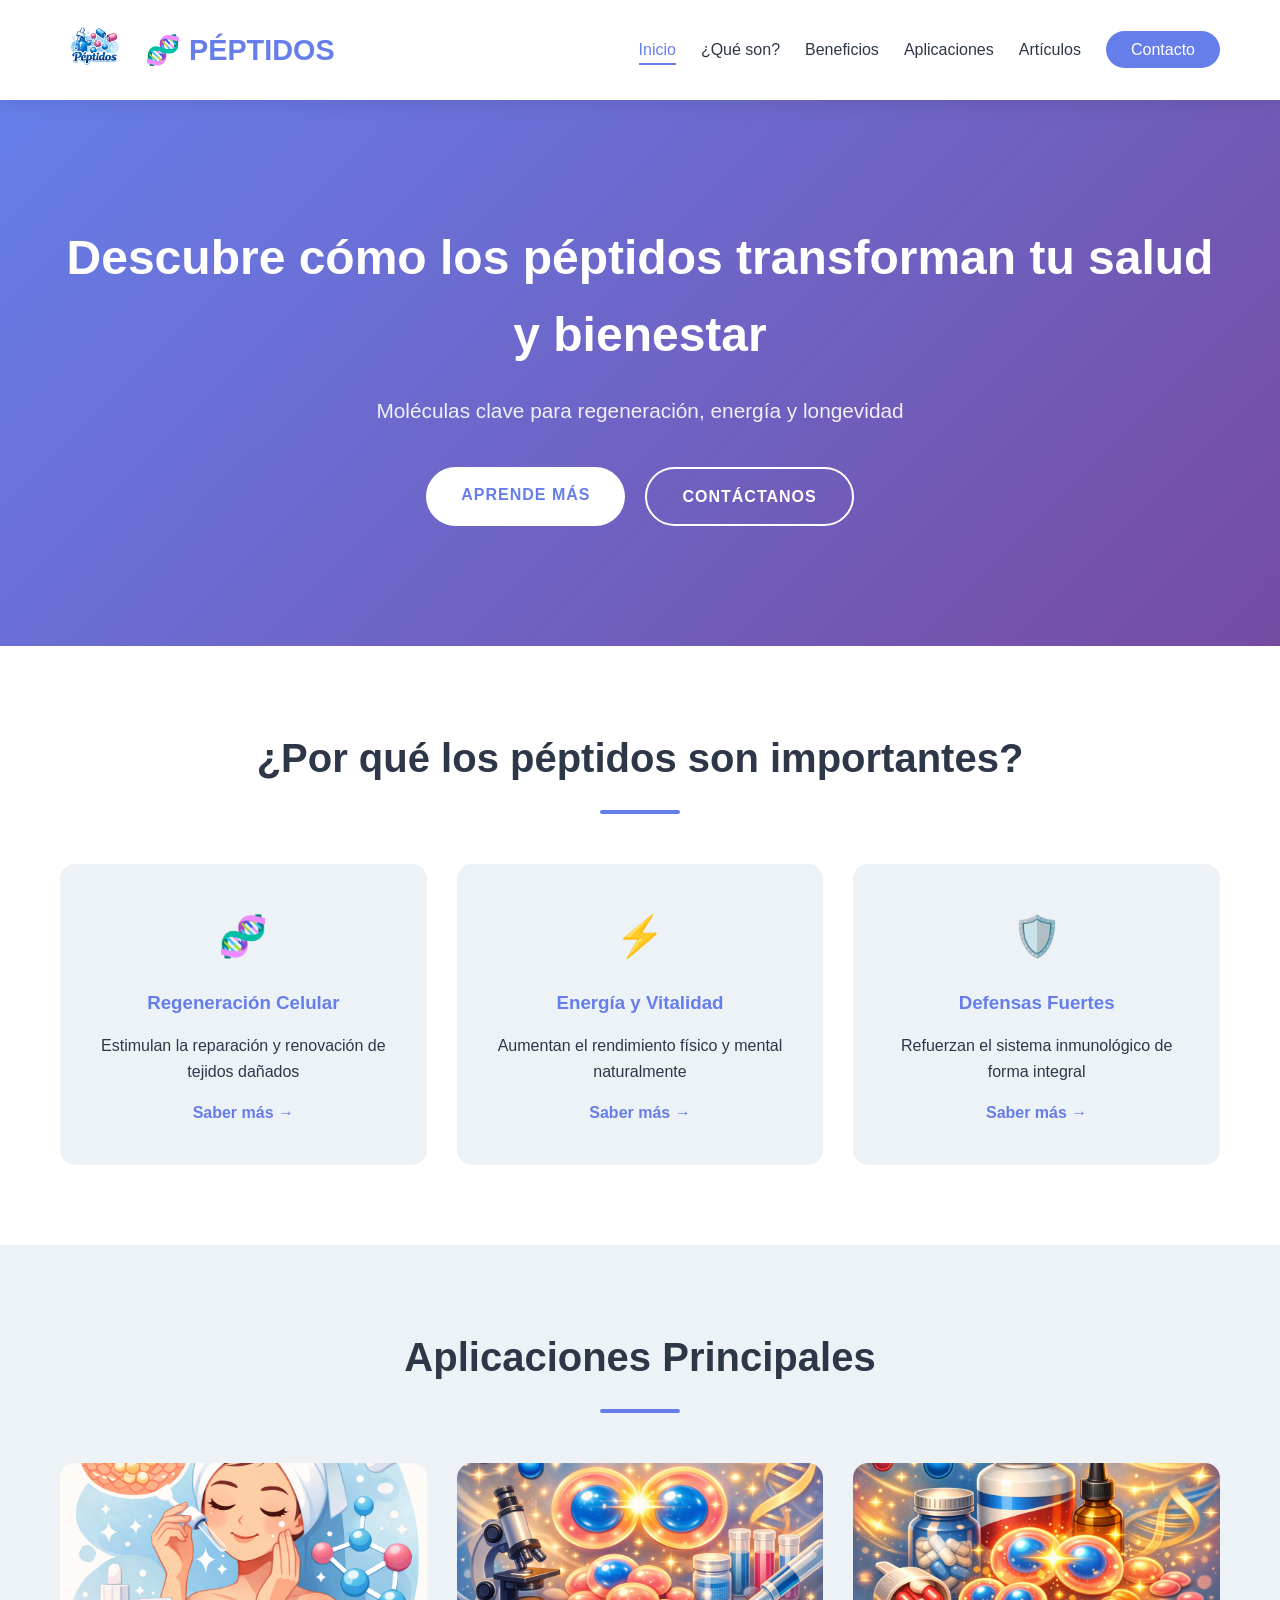
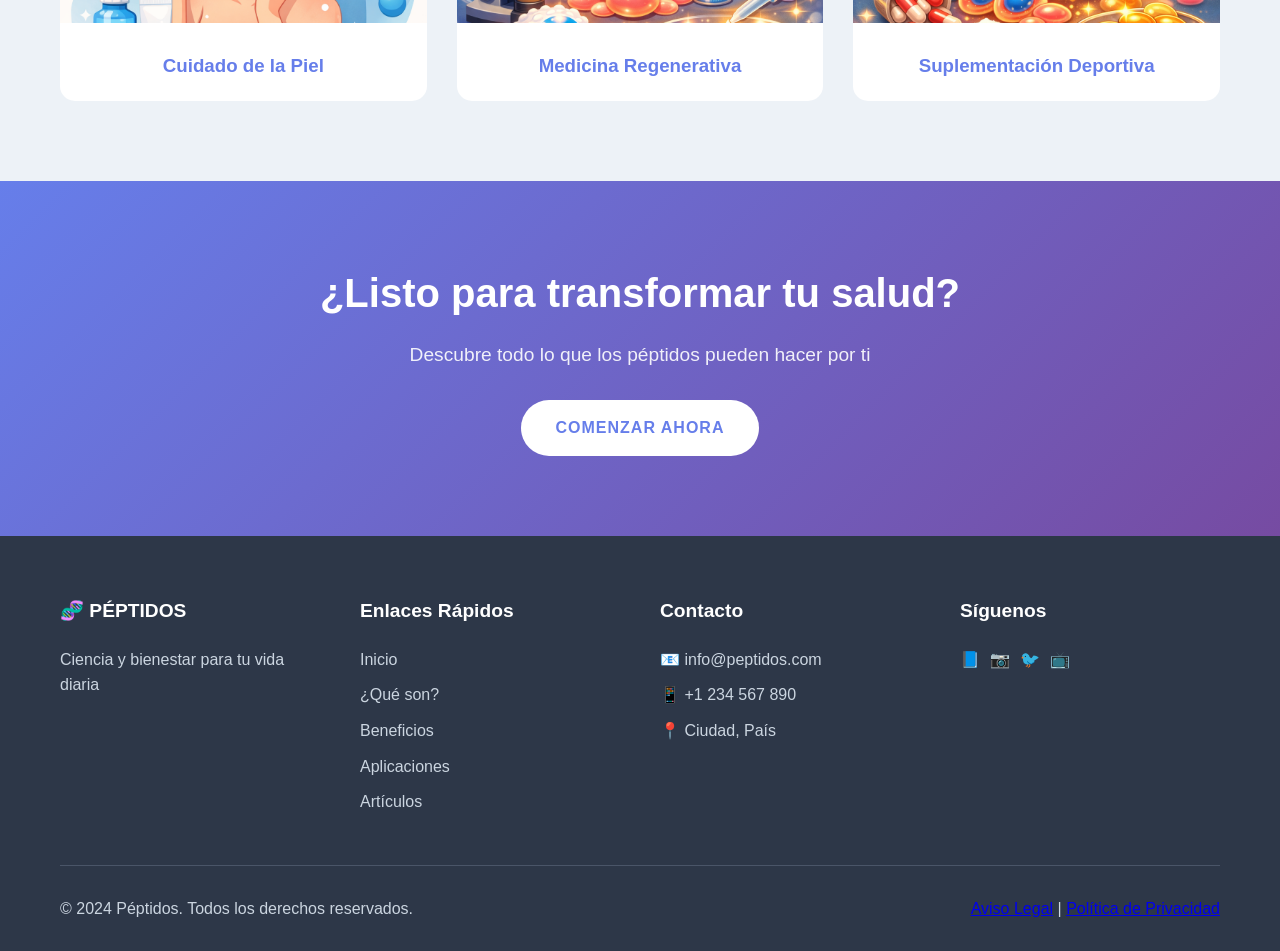
<file: index.html>
<!DOCTYPE html>
<html lang="es">
<head>
    <meta charset="UTF-8">
    <meta name="viewport" content="width=device-width, initial-scale=1.0">
    <title>Péptidos - Salud y Bienestar | Inicio</title>
    <link rel="stylesheet" href="styles.css">
</head>
<body>
    <!-- NAVEGACIÓN -->
    <nav class="navbar">
        <div class="container nav-container">
            <a href="index.html" class="nav-logo">
             <img src= "images\logo.png" alt="Logo" class="logo-img" >  
                <span>🧬 PÉPTIDOS</span>
            </a>
            <ul class="nav-menu">
                <li><a href="index.html" class="active">Inicio</a></li>
                <li><a href="que-son-peptidos.html">¿Qué son?</a></li>
                <li><a href="beneficios.html">Beneficios</a></li>
                <li><a href="aplicaciones.html">Aplicaciones</a></li>
                <li><a href="articulos.html">Artículos</a></li>
                <li><a href="contacto.html" class="btn-nav">Contacto</a></li>
            </ul>
            <div class="hamburger">
                <span></span>
                <span></span>
                <span></span>
            </div>
        </div>
    </nav>

    <!-- HERO SECTION -->
    <header class="hero">
        <div class="container">
            <h1>Descubre cómo los péptidos transforman tu salud y bienestar</h1>
            <p class="hero-subtitle">Moléculas clave para regeneración, energía y longevidad</p>
            <div class="hero-buttons">
                <a href="que-son-peptidos.html" class="btn btn-primary">APRENDE MÁS</a>
                <a href="contacto.html" class="btn btn-secondary">CONTÁCTANOS</a>
            </div>
        </div>
    </header>

    <!-- SECCIÓN DESTACADOS -->
    <section class="features">
        <div class="container">
            <h2 class="section-title">¿Por qué los péptidos son importantes?</h2>
            <div class="features-grid">
                <div class="feature-card">
                    <div class="feature-icon">🧬</div>
                    <h3>Regeneración Celular</h3>
                    <p>Estimulan la reparación y renovación de tejidos dañados</p>
                    <a href="beneficios.html#regeneracion" class="card-link">Saber más →</a>
                </div>
                <div class="feature-card">
                    <div class="feature-icon">⚡</div>
                    <h3>Energía y Vitalidad</h3>
                    <p>Aumentan el rendimiento físico y mental naturalmente</p>
                    <a href="beneficios.html#rendimiento" class="card-link">Saber más →</a>
                </div>
                <div class="feature-card">
                    <div class="feature-icon">🛡️</div>
                    <h3>Defensas Fuertes</h3>
                    <p>Refuerzan el sistema inmunológico de forma integral</p>
                    <a href="beneficios.html#inmunologico" class="card-link">Saber más →</a>
                </div>
            </div>
        </div>
    </section>

    <!-- SECCIÓN APLICACIONES RÁPIDAS -->
    <section class="quick-apps">
        <div class="container">
            <h2 class="section-title">Aplicaciones Principales</h2>
            <div class="quick-apps-grid">
                <a href="aplicaciones.html#piel" class="quick-app-item">
                    <img src="images\cuidado-piel.png" alt="Cuidado de la Piel">
                    <h3>Cuidado de la Piel</h3>
                </a>
                <a href="aplicaciones.html#medicina" class="quick-app-item">
                    <img src="images\medicina-regenerativa.png" alt="Medicina Regenerativa">
                    <h3>Medicina Regenerativa</h3>
                </a>
                <a href="aplicaciones.html#deporte" class="quick-app-item">
                    <img src="images\suplementacion.png" alt="Suplementación Deportiva">
                    <h3>Suplementación Deportiva</h3>
                </a>
            </div>
        </div>
    </section>

    <!-- CTA FINAL -->
    <section class="cta">
        <div class="container">
            <h2>¿Listo para transformar tu salud?</h2>
            <p>Descubre todo lo que los péptidos pueden hacer por ti</p>
            <a href="contacto.html" class="btn btn-primary">COMENZAR AHORA</a>
        </div>
    </section>

    <!-- FOOTER -->
    <footer class="footer">
        <div class="container">
            <div class="footer-grid">
                <div class="footer-col">
                    <h4>🧬 PÉPTIDOS</h4>
                    <p>Ciencia y bienestar para tu vida diaria</p>
                </div>
                <div class="footer-col">
                    <h4>Enlaces Rápidos</h4>
                    <ul>
                        <li><a href="index.html">Inicio</a></li>
                        <li><a href="que-son-peptidos.html">¿Qué son?</a></li>
                        <li><a href="beneficios.html">Beneficios</a></li>
                        <li><a href="aplicaciones.html">Aplicaciones</a></li>
                        <li><a href="articulos.html">Artículos</a></li>
                    </ul>
                </div>
                <div class="footer-col">
                    <h4>Contacto</h4>
                    <ul>
                        <li>📧 info@peptidos.com</li>
                        <li>📱 +1 234 567 890</li>
                        <li>📍 Ciudad, País</li>
                    </ul>
                </div>
                <div class="footer-col">
                    <h4>Síguenos</h4>
                    <div class="social-links">
                        <a href="#">📘</a>
                        <a href="#">📷</a>
                        <a href="#">🐦</a>
                        <a href="#">📺</a>
                    </div>
                </div>
            </div>
            <div class="footer-bottom">
                <p>&copy; 2024 Péptidos. Todos los derechos reservados.</p>
                <div class="footer-legal">
                    <a href="#">Aviso Legal</a> | 
                    <a href="#">Política de Privacidad</a>
                </div>
            </div>
        </div>
    </footer>

    <script>
        const hamburger = document.querySelector('.hamburger');
        const navMenu = document.querySelector('.nav-menu');
        
        hamburger.addEventListener('click', () => {
            hamburger.classList.toggle('active');
            navMenu.classList.toggle('active');
        });
    </script>
</body>
</html>
</file>
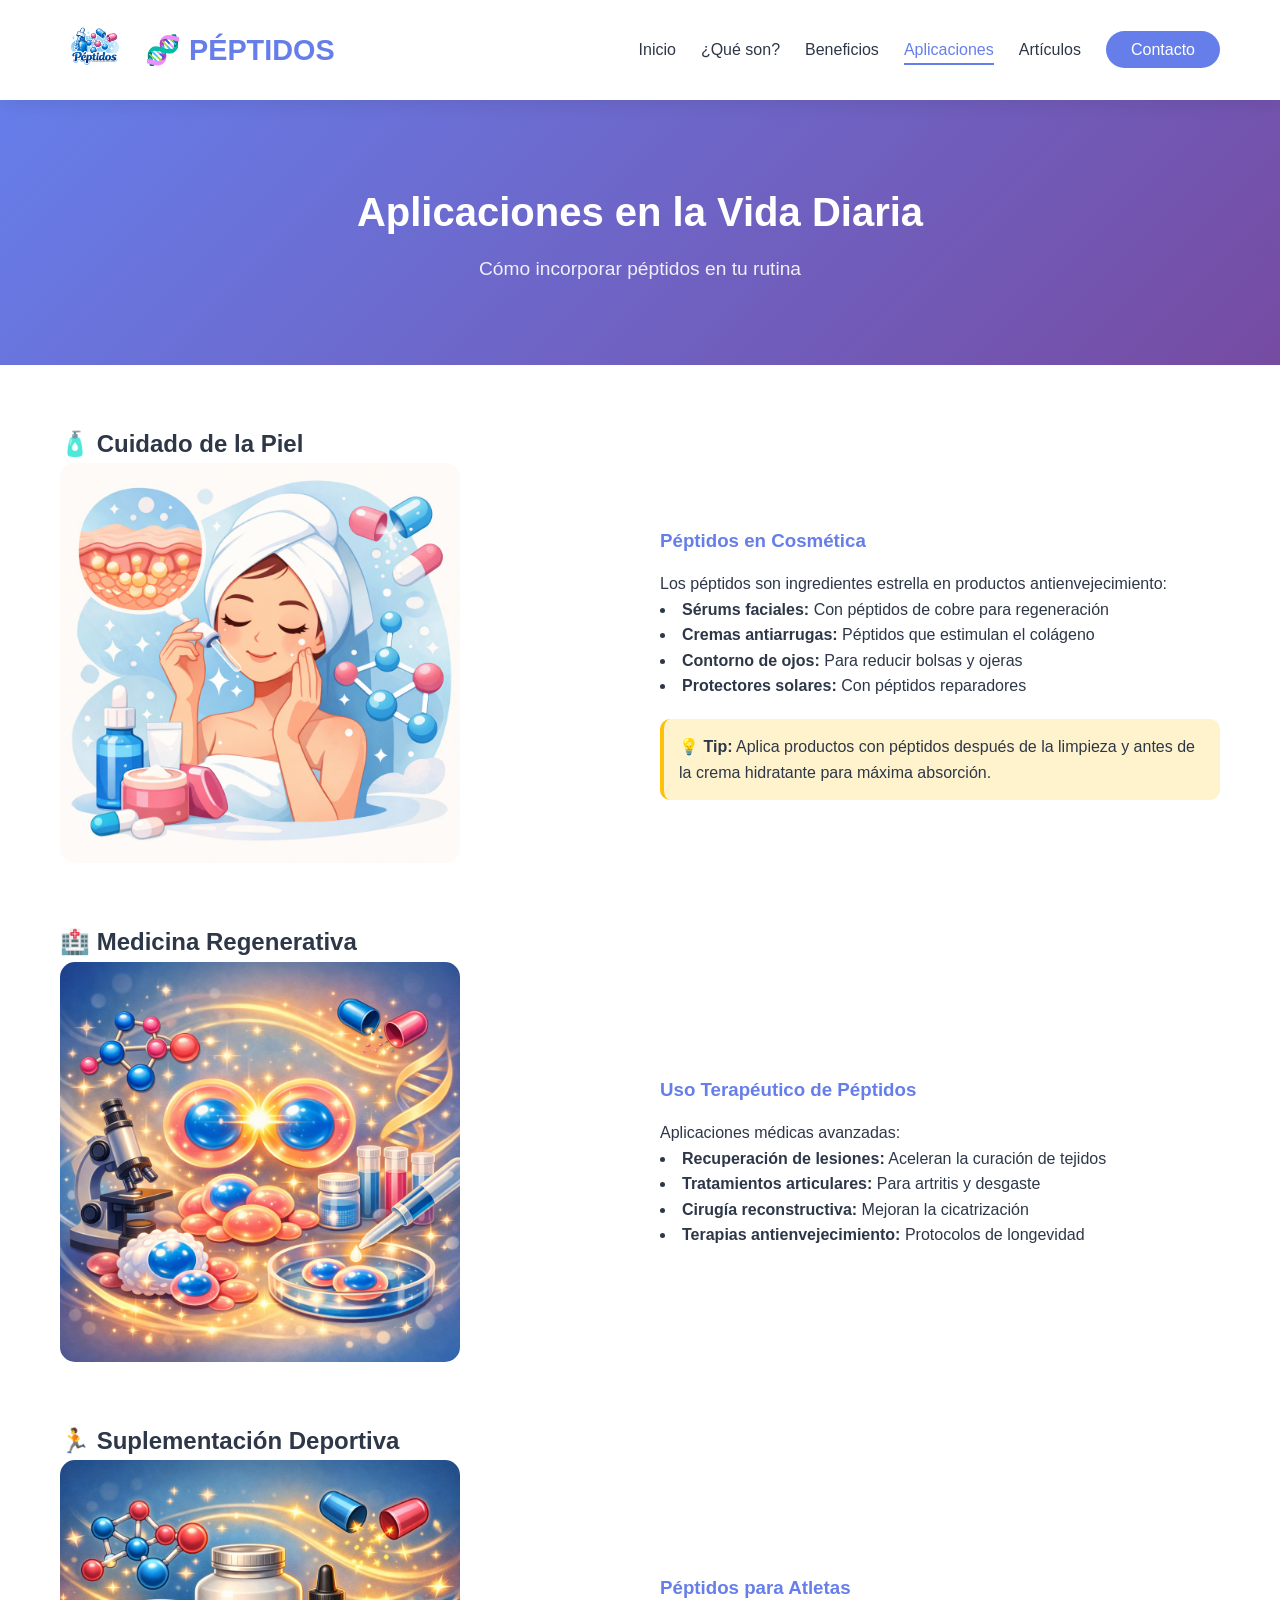
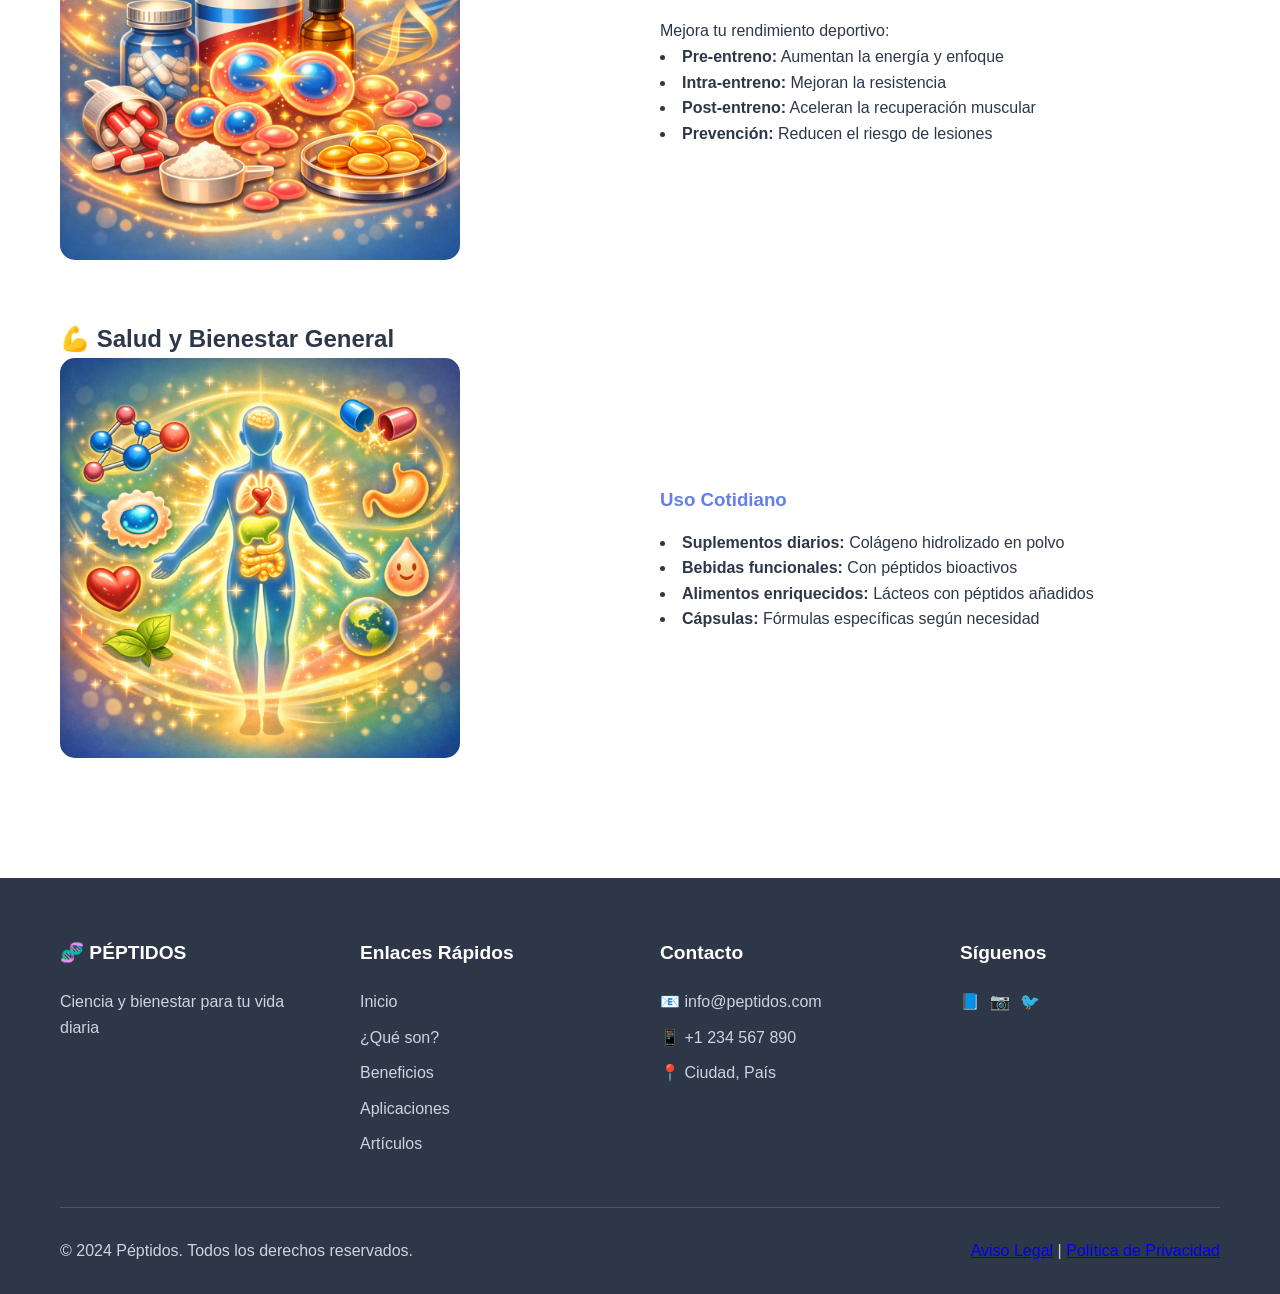
<file: aplicaciones.html>
<!DOCTYPE html>
<html lang="es">
<head>
    <meta charset="UTF-8">
    <meta name="viewport" content="width=device-width, initial-scale=1.0">
    <title>Aplicaciones de los Péptidos | Usos Prácticos</title>
    <link rel="stylesheet" href="styles.css">
</head>
<body>
    <nav class="navbar">
        <div class="container nav-container">
            <a href="index.html" class="nav-logo">
 <img src= "images\logo.png" alt="Logo" class="logo-img">
                <span>🧬 PÉPTIDOS</span>
            </a>
            <ul class="nav-menu">
                <li><a href="index.html">Inicio</a></li>
                <li><a href="que-son-peptidos.html">¿Qué son?</a></li>
                <li><a href="beneficios.html">Beneficios</a></li>
                <li><a href="aplicaciones.html" class="active">Aplicaciones</a></li>
                <li><a href="articulos.html">Artículos</a></li>
                <li><a href="contacto.html" class="btn-nav">Contacto</a></li>
            </ul>
            <div class="hamburger">
                <span></span>
                <span></span>
                <span></span>
            </div>
        </div>
    </nav>

    <header class="page-header applications-header">
        <div class="container">
            <h1>Aplicaciones en la Vida Diaria</h1>
            <p>Cómo incorporar péptidos en tu rutina</p>
        </div>
    </header>

    <main class="page-content">
        <div class="container">
            <!-- Aplicación 1: Cuidado de la Piel -->
            <section class="app-section" id="piel">
                <h2>🧴 Cuidado de la Piel</h2>
                <div class="app-content">
                    <img src="images\cuidado-piel.png" alt="Cuidado de la Piel con Péptidos">
                    <div class="app-text">
                        <h3>Péptidos en Cosmética</h3>
                        <p>Los péptidos son ingredientes estrella en productos antienvejecimiento:</p>
                        <ul>
                            <li><strong>Sérums faciales:</strong> Con péptidos de cobre para regeneración</li>
                            <li><strong>Cremas antiarrugas:</strong> Péptidos que estimulan el colágeno</li>
                            <li><strong>Contorno de ojos:</strong> Para reducir bolsas y ojeras</li>
                            <li><strong>Protectores solares:</strong> Con péptidos reparadores</li>
                        </ul>
                        <div class="tip-box">
                            <strong>💡 Tip:</strong> Aplica productos con péptidos después de la limpieza y antes de la crema hidratante para máxima absorción.
                        </div>
                    </div>
                </div>
            </section>

            <!-- Aplicación 2: Medicina Regenerativa -->
            <section class="app-section reverse" id="medicina">
                <h2>🏥 Medicina Regenerativa</h2>
                <div class="app-content">
                    <img src="images\medicina-regenerativa.png" alt="Medicina Regenerativa">
                    <div class="app-text">
                        <h3>Uso Terapéutico de Péptidos</h3>
                        <p>Aplicaciones médicas avanzadas:</p>
                        <ul>
                            <li><strong>Recuperación de lesiones:</strong> Aceleran la curación de tejidos</li>
                            <li><strong>Tratamientos articulares:</strong> Para artritis y desgaste</li>
                            <li><strong>Cirugía reconstructiva:</strong> Mejoran la cicatrización</li>
                            <li><strong>Terapias antienvejecimiento:</strong> Protocolos de longevidad</li>
                        </ul>
                    </div>
                </div>
            </section>

            <!-- Aplicación 3: Suplementación Deportiva -->
            <section class="app-section" id="deporte">
                <h2>🏃 Suplementación Deportiva</h2>
                <div class="app-content">
                    <img src="images\suplementacion.png" alt="Suplementación Deportiva">
                    <div class="app-text">
                        <h3>Péptidos para Atletas</h3>
                        <p>Mejora tu rendimiento deportivo:</p>
                        <ul>
                            <li><strong>Pre-entreno:</strong> Aumentan la energía y enfoque</li>
                            <li><strong>Intra-entreno:</strong> Mejoran la resistencia</li>
                            <li><strong>Post-entreno:</strong> Aceleran la recuperación muscular</li>
                            <li><strong>Prevención:</strong> Reducen el riesgo de lesiones</li>
                        </ul>
                    </div>
                </div>
            </section>

            <!-- Aplicación 4: Salud General -->
            <section class="app-section reverse" id="salud">
                <h2>💪 Salud y Bienestar General</h2>
                <div class="app-content">
                    <img src="images\salud-general.png" alt="Salud General">
                    <div class="app-text">
                        <h3>Uso Cotidiano</h3>
                        <ul>
                            <li><strong>Suplementos diarios:</strong> Colágeno hidrolizado en polvo</li>
                            <li><strong>Bebidas funcionales:</strong> Con péptidos bioactivos</li>
                            <li><strong>Alimentos enriquecidos:</strong> Lácteos con péptidos añadidos</li>
                            <li><strong>Cápsulas:</strong> Fórmulas específicas según necesidad</li>
                        </ul>
                    </div>
                </div>
            </section>
        </div>
    </main>

    <footer class="footer">
        <div class="container">
            <div class="footer-grid">
                <div class="footer-col">
                    <h4>🧬 PÉPTIDOS</h4>
                    <p>Ciencia y bienestar para tu vida diaria</p>
                </div>
                <div class="footer-col">
                    <h4>Enlaces Rápidos</h4>
                    <ul>
                        <li><a href="index.html">Inicio</a></li>
                        <li><a href="que-son-peptidos.html">¿Qué son?</a></li>
                        <li><a href="beneficios.html">Beneficios</a></li>
                        <li><a href="aplicaciones.html">Aplicaciones</a></li>
                        <li><a href="articulos.html">Artículos</a></li>
                    </ul>
                </div>
                <div class="footer-col">
                    <h4>Contacto</h4>
                    <ul>
                        <li>📧 info@peptidos.com</li>
                        <li>📱 +1 234 567 890</li>
                        <li>📍 Ciudad, País</li>
                    </ul>
                </div>
                <div class="footer-col">
                    <h4>Síguenos</h4>
                    <div class="social-links">
                        <a href="#">📘</a>
                        <a href="#">📷</a>
                        <a href="#">🐦</a>
                    </div>
                </div>
            </div>
            <div class="footer-bottom">
                <p>&copy; 2024 Péptidos. Todos los derechos reservados.</p>
                <div class="footer-legal">
                    <a href="#">Aviso Legal</a> | 
                    <a href="#">Política de Privacidad</a>
                </div>
            </div>
        </div>
    </footer>

    <script>
        const hamburger = document.querySelector('.hamburger');
        const navMenu = document.querySelector('.nav-menu');
        hamburger.addEventListener('click', () => {
            hamburger.classList.toggle('active');
            navMenu.classList.toggle('active');
        });
    </script>
</body>
</html>
</file>
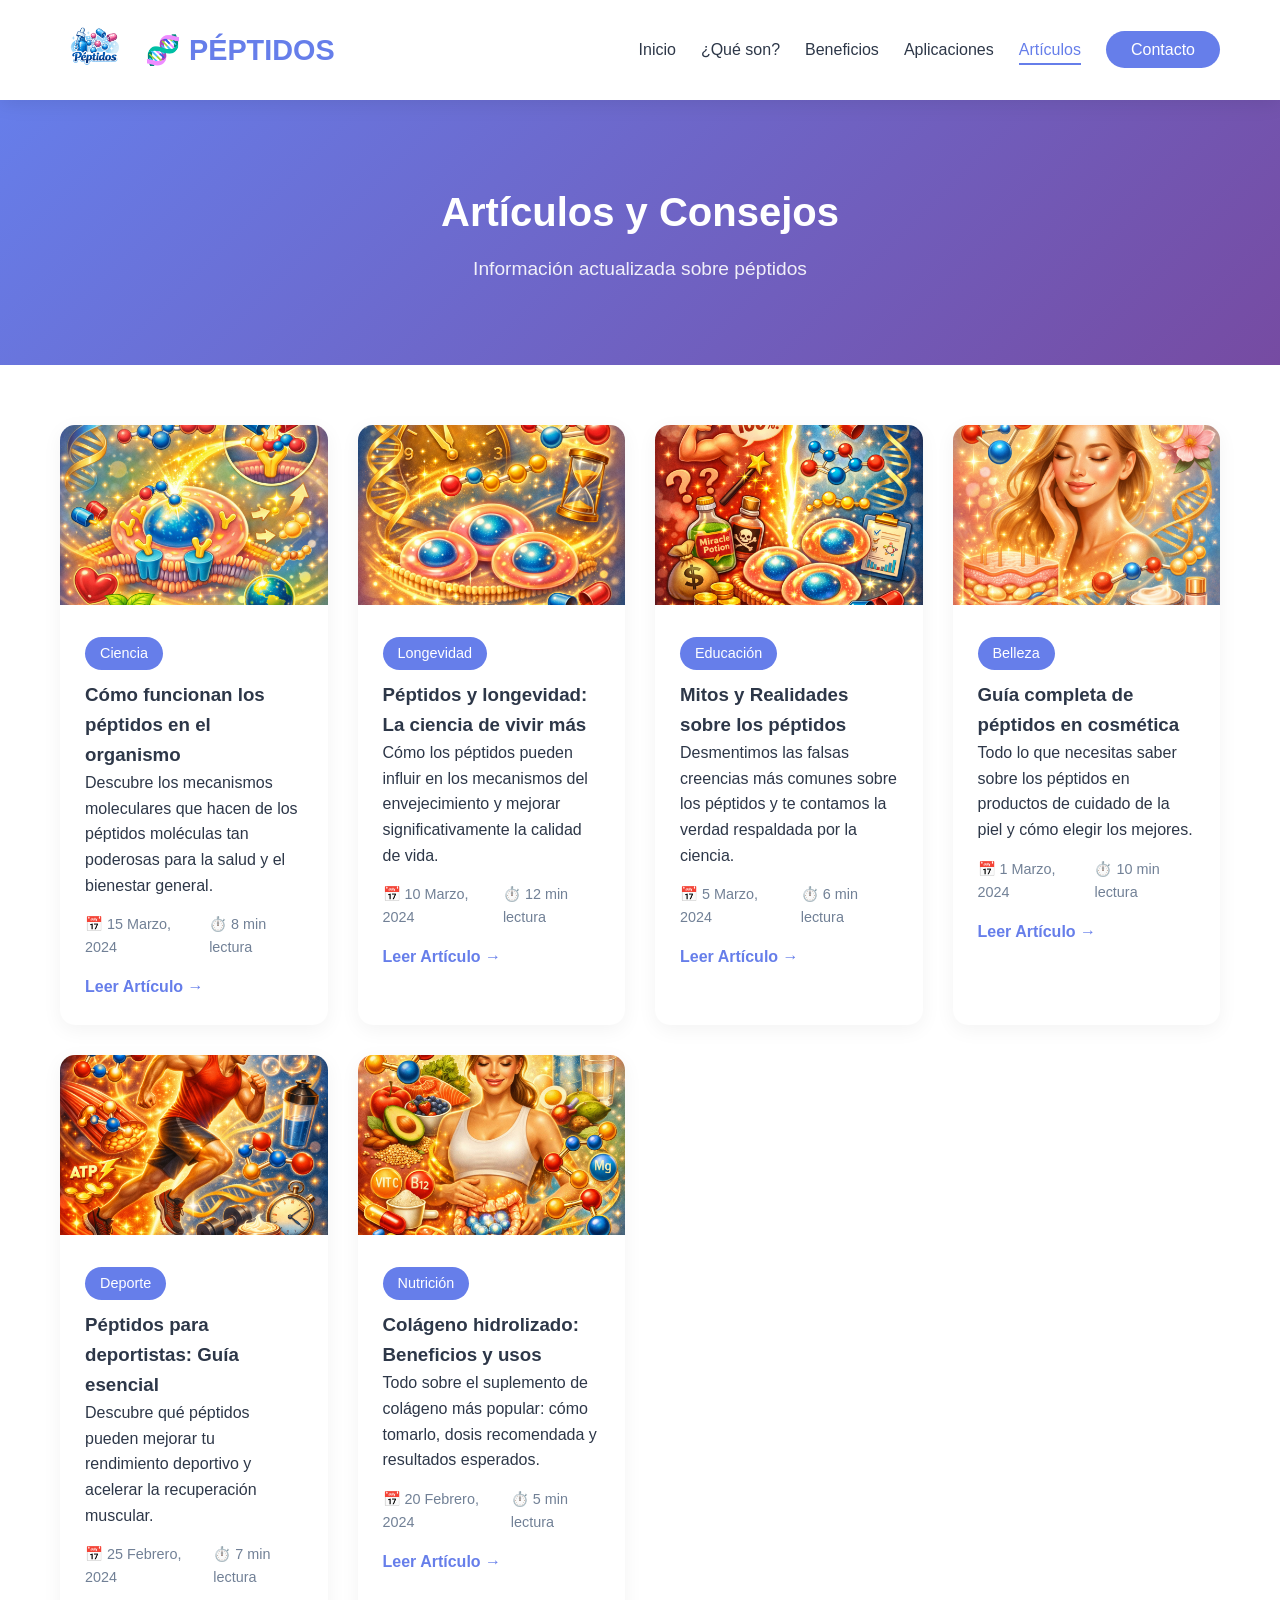
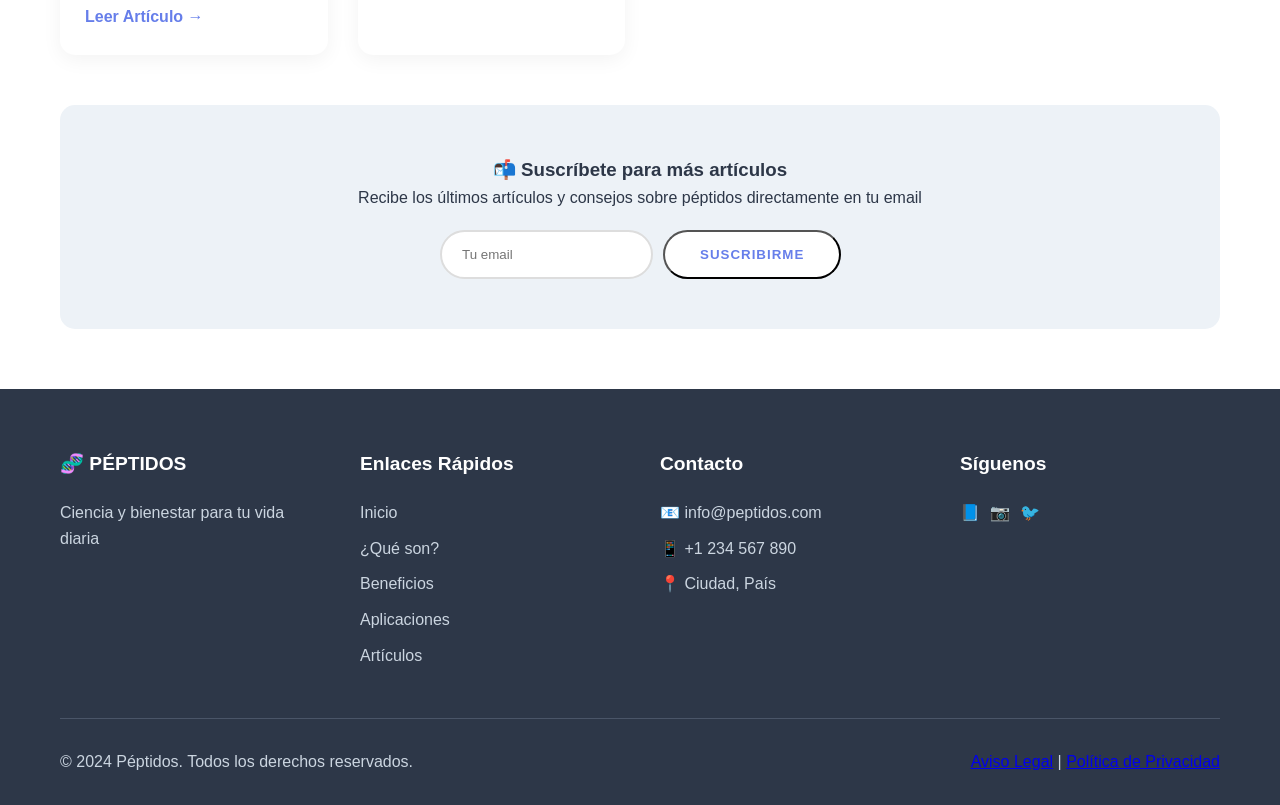
<file: articulos.html>
<!DOCTYPE html>
<html lang="es">
<head>
    <meta charset="UTF-8">
    <meta name="viewport" content="width=device-width, initial-scale=1.0">
    <title>Artículos y Consejos sobre Péptidos | Blog</title>
    <link rel="stylesheet" href="styles.css">
</head>
<body>
    <nav class="navbar">
        <div class="container nav-container">
            <a href="index.html" class="nav-logo">
 <img src= "images\logo.png" alt="Logo" class="logo-img">
                <span>🧬 PÉPTIDOS</span>
            </a>
            <ul class="nav-menu">
                <li><a href="index.html">Inicio</a></li>
                <li><a href="que-son-peptidos.html">¿Qué son?</a></li>
                <li><a href="beneficios.html">Beneficios</a></li>
                <li><a href="aplicaciones.html">Aplicaciones</a></li>
                <li><a href="articulos.html" class="active">Artículos</a></li>
                <li><a href="contacto.html" class="btn-nav">Contacto</a></li>
            </ul>
            <div class="hamburger">
                <span></span>
                <span></span>
                <span></span>
            </div>
        </div>
    </nav>

    <header class="page-header articles-header">
        <div class="container">
            <h1>Artículos y Consejos</h1>
            <p>Información actualizada sobre péptidos</p>
        </div>
    </header>

    <main class="page-content">
        <div class="container">
            <div class="articles-grid">
                <!-- Artículo 1 -->
                <article class="article-card">
                    <img src="images\articulo1.png" alt="Cómo funcionan los péptidos">
                    <div class="article-card-content">
                        <span class="article-category">Ciencia</span>
                        <h3>Cómo funcionan los péptidos en el organismo</h3>
                        <p>Descubre los mecanismos moleculares que hacen de los péptidos moléculas tan poderosas para la salud y el bienestar general.</p>
                        <div class="article-meta">
                            <span>📅 15 Marzo, 2024</span>
                            <span>⏱️ 8 min lectura</span>
                        </div>
                        <a href="articulos/articuloscomo-funcionan-peptidos.html" class="read-more">Leer Artículo →</a>
                    </div>
                </article>

                <!-- Artículo 2 -->
                <article class="article-card">
                    <img src="images\articulo2.png" alt="Péptidos y longevidad">
                    <div class="article-card-content">
                        <span class="article-category">Longevidad</span>
                        <h3>Péptidos y longevidad: La ciencia de vivir más</h3>
                        <p>Cómo los péptidos pueden influir en los mecanismos del envejecimiento y mejorar significativamente la calidad de vida.</p>
                        <div class="article-meta">
                            <span>📅 10 Marzo, 2024</span>
                            <span>⏱️ 12 min lectura</span>
                        </div>
                        <a href="articulos/articulospeptidos-longevidad.html" class="read-more">Leer Artículo →</a>
                    </div>
                </article>

                <!-- Artículo 3 -->
                <article class="article-card">
                    <img src="images\articulo3.png" alt="Mitos y Realidades">
                    <div class="article-card-content">
                        <span class="article-category">Educación</span>
                        <h3>Mitos y Realidades sobre los péptidos</h3>
                        <p>Desmentimos las falsas creencias más comunes sobre los péptidos y te contamos la verdad respaldada por la ciencia.</p>
                        <div class="article-meta">
                            <span>📅 5 Marzo, 2024</span>
                            <span>⏱️ 6 min lectura</span>
                        </div>
                        <a href="articulos/articulosmitos-realidades.html" class="read-more">Leer Artículo →</a>
                    </div>
                </article>

                <!-- Artículo 4 -->
                <article class="article-card">
                    <img src="images\articulo4.png" alt="Péptidos en cosmética">
                    <div class="article-card-content">
                        <span class="article-category">Belleza</span>
                        <h3>Guía completa de péptidos en cosmética</h3>
                        <p>Todo lo que necesitas saber sobre los péptidos en productos de cuidado de la piel y cómo elegir los mejores.</p>
                        <div class="article-meta">
                            <span>📅 1 Marzo, 2024</span>
                            <span>⏱️ 10 min lectura</span>
                        </div>
                        <a href="articulos/articulosguia-peptidos-cosmetica.html" class="read-more">Leer Artículo →</a>
                    </div>
                </article>

                <!-- Artículo 5 -->
                <article class="article-card">
                    <img src="images\articulo5.png" alt="Péptidos para deportistas">
                    <div class="article-card-content">
                        <span class="article-category">Deporte</span>
                        <h3>Péptidos para deportistas: Guía esencial</h3>
                        <p>Descubre qué péptidos pueden mejorar tu rendimiento deportivo y acelerar la recuperación muscular.</p>
                        <div class="article-meta">
                            <span>📅 25 Febrero, 2024</span>
                            <span>⏱️ 7 min lectura</span>
                        </div>
                        <a href="articulos/articulospeptidos-deportistas.html" class="read-more">Leer Artículo →</a>
                    </div>
                </article>

                <!-- Artículo 6 -->
                <article class="article-card">
                    <img src="images\articulo6.png" alt="Colágeno hidrolizado">
                    <div class="article-card-content">
                        <span class="article-category">Nutrición</span>
                        <h3>Colágeno hidrolizado: Beneficios y usos</h3>
                        <p>Todo sobre el suplemento de colágeno más popular: cómo tomarlo, dosis recomendada y resultados esperados.</p>
                        <div class="article-meta">
                            <span>📅 20 Febrero, 2024</span>
                            <span>⏱️ 5 min lectura</span>
                        </div>
                        <a href="articulos/articuloscolageno-hidrolizado.html" class="read-more">Leer Artículo →</a>
                    </div>
                </article>
            </div>

            <!-- Newsletter -->
            <section class="newsletter-inline">
                <h3>📬 Suscríbete para más artículos</h3>
                <p>Recibe los últimos artículos y consejos sobre péptidos directamente en tu email</p>
                <form class="newsletter-form">
                    <input type="email" placeholder="Tu email" required>
                    <button type="submit" class="btn btn-primary">Suscribirme</button>
                </form>
            </section>
        </div>
    </main>

    <footer class="footer">
        <div class="container">
            <div class="footer-grid">
                <div class="footer-col">
                    <h4>🧬 PÉPTIDOS</h4>
                    <p>Ciencia y bienestar para tu vida diaria</p>
                </div>
                <div class="footer-col">
                    <h4>Enlaces Rápidos</h4>
                    <ul>
                        <li><a href="index.html">Inicio</a></li>
                        <li><a href="que-son-peptidos.html">¿Qué son?</a></li>
                        <li><a href="beneficios.html">Beneficios</a></li>
                        <li><a href="aplicaciones.html">Aplicaciones</a></li>
                        <li><a href="articulos.html">Artículos</a></li>
                    </ul>
                </div>
                <div class="footer-col">
                    <h4>Contacto</h4>
                    <ul>
                        <li>📧 info@peptidos.com</li>
                        <li>📱 +1 234 567 890</li>
                        <li>📍 Ciudad, País</li>
                    </ul>
                </div>
                <div class="footer-col">
                    <h4>Síguenos</h4>
                    <div class="social-links">
                        <a href="#">📘</a>
                        <a href="#">📷</a>
                        <a href="#">🐦</a>
                    </div>
                </div>
            </div>
            <div class="footer-bottom">
                <p>&copy; 2024 Péptidos. Todos los derechos reservados.</p>
                <div class="footer-legal">
                    <a href="#">Aviso Legal</a> | 
                    <a href="#">Política de Privacidad</a>
                </div>
            </div>
        </div>
    </footer>

    <script>
        const hamburger = document.querySelector('.hamburger');
        const navMenu = document.querySelector('.nav-menu');
        hamburger.addEventListener('click', () => {
            hamburger.classList.toggle('active');
            navMenu.classList.toggle('active');
        });
    </script>
</body>
</html>
</file>
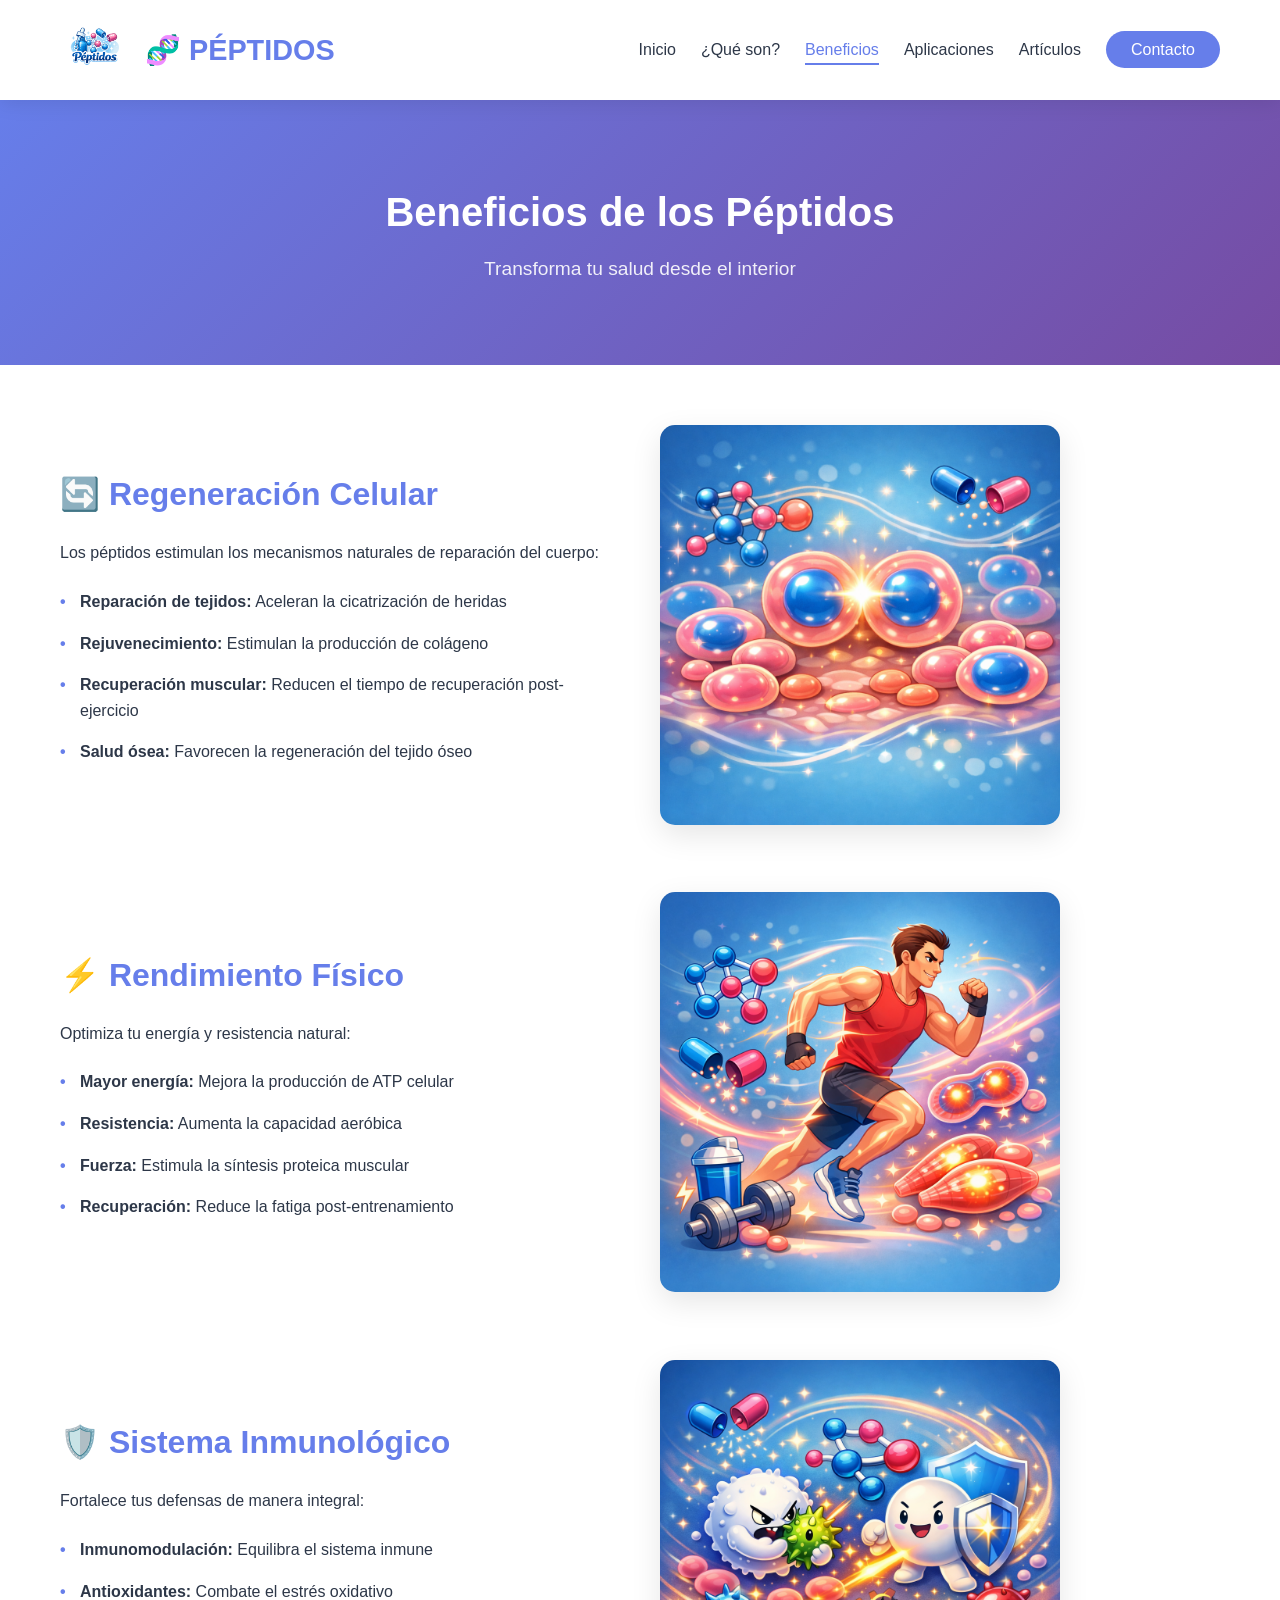
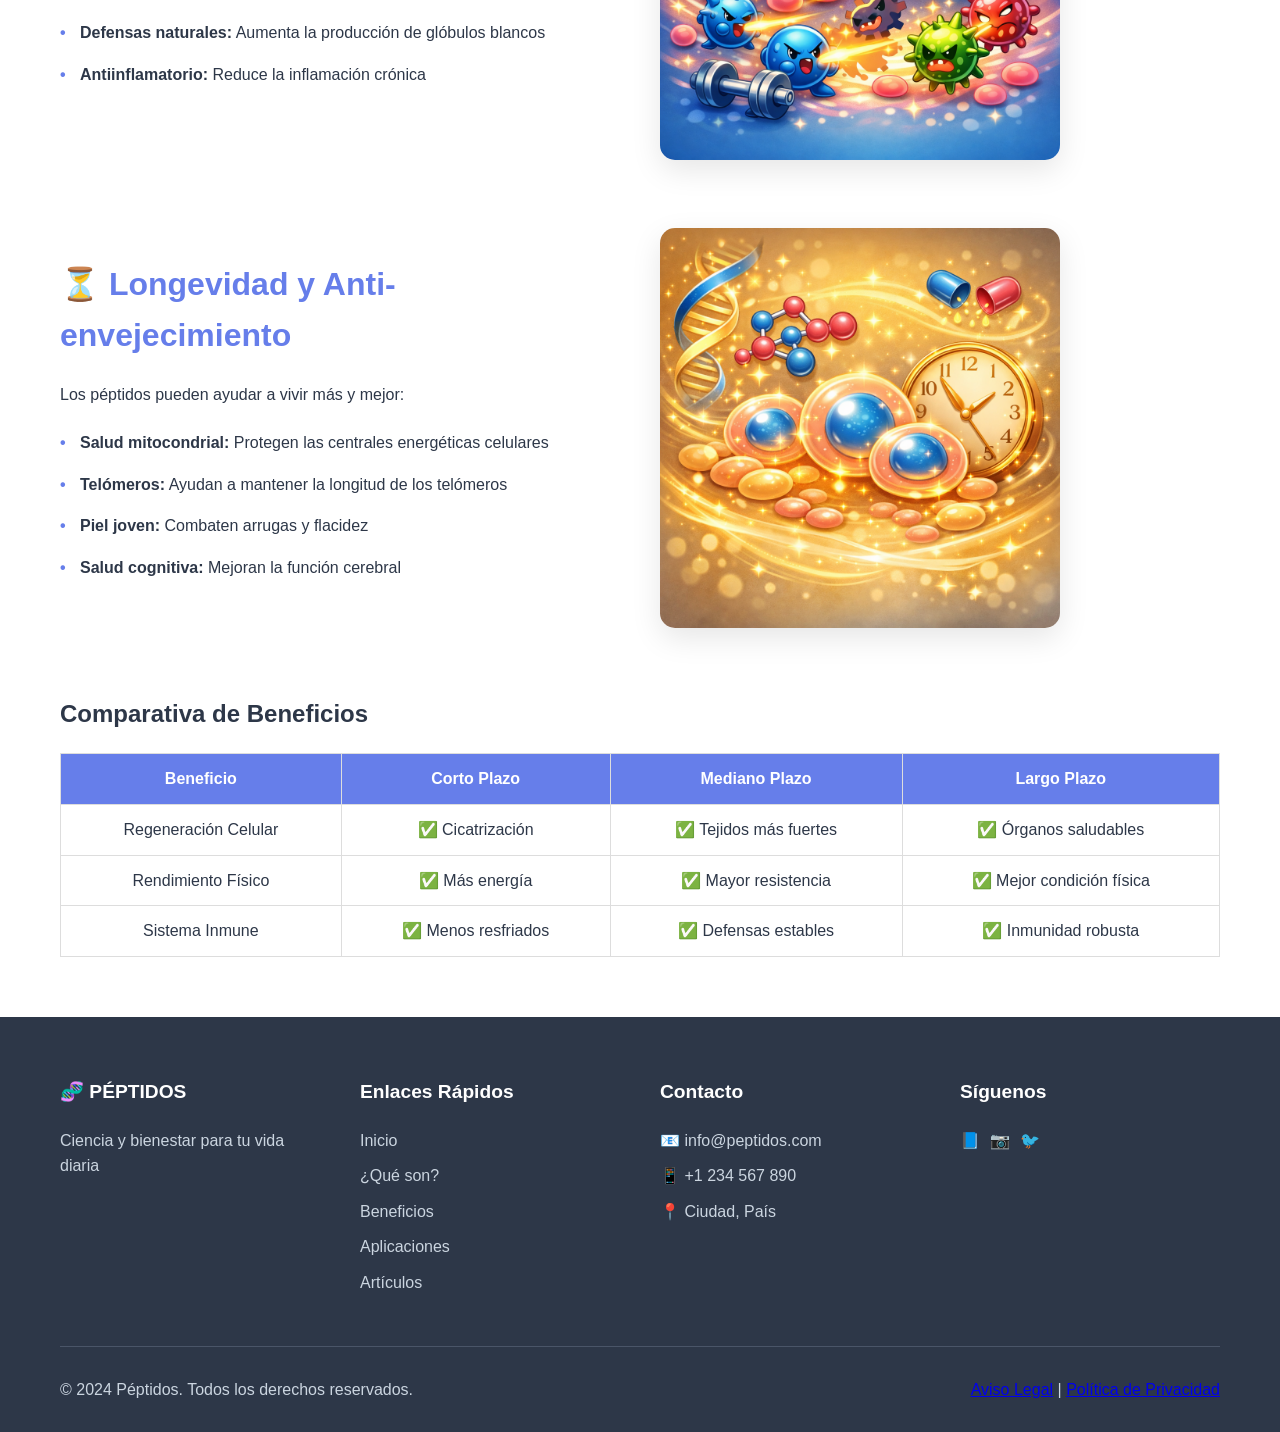
<file: beneficios.html>
<!DOCTYPE html>
<html lang="es">
<head>
    <meta charset="UTF-8">
    <meta name="viewport" content="width=device-width, initial-scale=1.0">
    <title>Beneficios de los Péptidos | Salud Integral</title>
    <link rel="stylesheet" href="styles.css">
</head>
<body>
    <nav class="navbar">
        <div class="container nav-container">
            <a href="index.html" class="nav-logo">
 <img src="images\logo.png" alt="Logo" class="logo-img">
                <span>🧬 PÉPTIDOS</span>
            </a>
            <ul class="nav-menu">
                <li><a href="index.html">Inicio</a></li>
                <li><a href="que-son-peptidos.html">¿Qué son?</a></li>
                <li><a href="beneficios.html" class="active">Beneficios</a></li>
                <li><a href="aplicaciones.html">Aplicaciones</a></li>
                <li><a href="articulos.html">Artículos</a></li>
                <li><a href="contacto.html" class="btn-nav">Contacto</a></li>
            </ul>
            <div class="hamburger">
                <span></span>
                <span></span>
                <span></span>
            </div>
        </div>
    </nav>

    <header class="page-header benefits-header">
        <div class="container">
            <h1>Beneficios de los Péptidos</h1>
            <p>Transforma tu salud desde el interior</p>
        </div>
    </header>

    <main class="page-content">
        <div class="container">
            <div class="benefits-detailed">
                <!-- Beneficio 1 -->
                <section class="benefit-section" id="regeneracion">
                    <div class="benefit-content">
                        <div class="benefit-text">
                            <h2>🔄 Regeneración Celular</h2>
                            <p>Los péptidos estimulan los mecanismos naturales de reparación del cuerpo:</p>
                            <ul>
                                <li><strong>Reparación de tejidos:</strong> Aceleran la cicatrización de heridas</li>
                                <li><strong>Rejuvenecimiento:</strong> Estimulan la producción de colágeno</li>
                                <li><strong>Recuperación muscular:</strong> Reducen el tiempo de recuperación post-ejercicio</li>
                                <li><strong>Salud ósea:</strong> Favorecen la regeneración del tejido óseo</li>
                            </ul>
                        </div>
                        <div class="benefit-image">
                            <img src="images\regeneracion.png" alt="Regeneración Celular">
                        </div>
                    </div>
                </section>

                <!-- Beneficio 2 -->
                <section class="benefit-section reverse" id="rendimiento">
                    <div class="benefit-content">
                        <div class="benefit-text">
                            <h2>⚡ Rendimiento Físico</h2>
                            <p>Optimiza tu energía y resistencia natural:</p>
                            <ul>
                                <li><strong>Mayor energía:</strong> Mejora la producción de ATP celular</li>
                                <li><strong>Resistencia:</strong> Aumenta la capacidad aeróbica</li>
                                <li><strong>Fuerza:</strong> Estimula la síntesis proteica muscular</li>
                                <li><strong>Recuperación:</strong> Reduce la fatiga post-entrenamiento</li>
                            </ul>
                        </div>
                        <div class="benefit-image">
                            <img src="images\rendimiento.png" alt="Rendimiento Físico">
                        </div>
                    </div>
                </section>

                <!-- Beneficio 3 -->
                <section class="benefit-section" id="inmunologico">
                    <div class="benefit-content">
                        <div class="benefit-text">
                            <h2>🛡️ Sistema Inmunológico</h2>
                            <p>Fortalece tus defensas de manera integral:</p>
                            <ul>
                                <li><strong>Inmunomodulación:</strong> Equilibra el sistema inmune</li>
                                <li><strong>Antioxidantes:</strong> Combate el estrés oxidativo</li>
                                <li><strong>Defensas naturales:</strong> Aumenta la producción de glóbulos blancos</li>
                                <li><strong>Antiinflamatorio:</strong> Reduce la inflamación crónica</li>
                            </ul>
                        </div>
                        <div class="benefit-image">
                            <img src="images\inmunologico.png" alt="Sistema Inmunológico">
                        </div>
                    </div>
                </section>

                <!-- Beneficio 4 -->
                <section class="benefit-section reverse" id="longevidad">
                    <div class="benefit-content">
                        <div class="benefit-text">
                            <h2>⏳ Longevidad y Anti-envejecimiento</h2>
                            <p>Los péptidos pueden ayudar a vivir más y mejor:</p>
                            <ul>
                                <li><strong>Salud mitocondrial:</strong> Protegen las centrales energéticas celulares</li>
                                <li><strong>Telómeros:</strong> Ayudan a mantener la longitud de los telómeros</li>
                                <li><strong>Piel joven:</strong> Combaten arrugas y flacidez</li>
                                <li><strong>Salud cognitiva:</strong> Mejoran la función cerebral</li>
                            </ul>
                        </div>
                        <div class="benefit-image">
                            <img src="images\longevidad.png" alt="Longevidad">
                        </div>
                    </div>
                </section>
            </div>

            <!-- TABLA COMPARATIVA -->
            <section class="comparison-table">
                <h2>Comparativa de Beneficios</h2>
                <table>
                    <thead>
                        <tr>
                            <th>Beneficio</th>
                            <th>Corto Plazo</th>
                            <th>Mediano Plazo</th>
                            <th>Largo Plazo</th>
                        </tr>
                    </thead>
                    <tbody>
                        <tr>
                            <td>Regeneración Celular</td>
                            <td>✅ Cicatrización</td>
                            <td>✅ Tejidos más fuertes</td>
                            <td>✅ Órganos saludables</td>
                        </tr>
                        <tr>
                            <td>Rendimiento Físico</td>
                            <td>✅ Más energía</td>
                            <td>✅ Mayor resistencia</td>
                            <td>✅ Mejor condición física</td>
                        </tr>
                        <tr>
                            <td>Sistema Inmune</td>
                            <td>✅ Menos resfriados</td>
                            <td>✅ Defensas estables</td>
                            <td>✅ Inmunidad robusta</td>
                        </tr>
                    </tbody>
                </table>
            </section>
        </div>
    </main>

    <footer class="footer">
        <div class="container">
            <div class="footer-grid">
                <div class="footer-col">
                    <h4>🧬 PÉPTIDOS</h4>
                    <p>Ciencia y bienestar para tu vida diaria</p>
                </div>
                <div class="footer-col">
                    <h4>Enlaces Rápidos</h4>
                    <ul>
                        <li><a href="index.html">Inicio</a></li>
                        <li><a href="que-son-peptidos.html">¿Qué son?</a></li>
                        <li><a href="beneficios.html">Beneficios</a></li>
                        <li><a href="aplicaciones.html">Aplicaciones</a></li>
                        <li><a href="articulos.html">Artículos</a></li>
                    </ul>
                </div>
                <div class="footer-col">
                    <h4>Contacto</h4>
                    <ul>
                        <li>📧 info@peptidos.com</li>
                        <li>📱 +1 234 567 890</li>
                        <li>📍 Ciudad, País</li>
                    </ul>
                </div>
                <div class="footer-col">
                    <h4>Síguenos</h4>
                    <div class="social-links">
                        <a href="#">📘</a>
                        <a href="#">📷</a>
                        <a href="#">🐦</a>
                    </div>
                </div>
            </div>
            <div class="footer-bottom">
                <p>&copy; 2024 Péptidos. Todos los derechos reservados.</p>
                <div class="footer-legal">
                    <a href="#">Aviso Legal</a> | 
                    <a href="#">Política de Privacidad</a>
                </div>
            </div>
        </div>
    </footer>

    <script>
        const hamburger = document.querySelector('.hamburger');
        const navMenu = document.querySelector('.nav-menu');
        hamburger.addEventListener('click', () => {
            hamburger.classList.toggle('active');
            navMenu.classList.toggle('active');
        });
    </script>
</body>
</html>
</file>
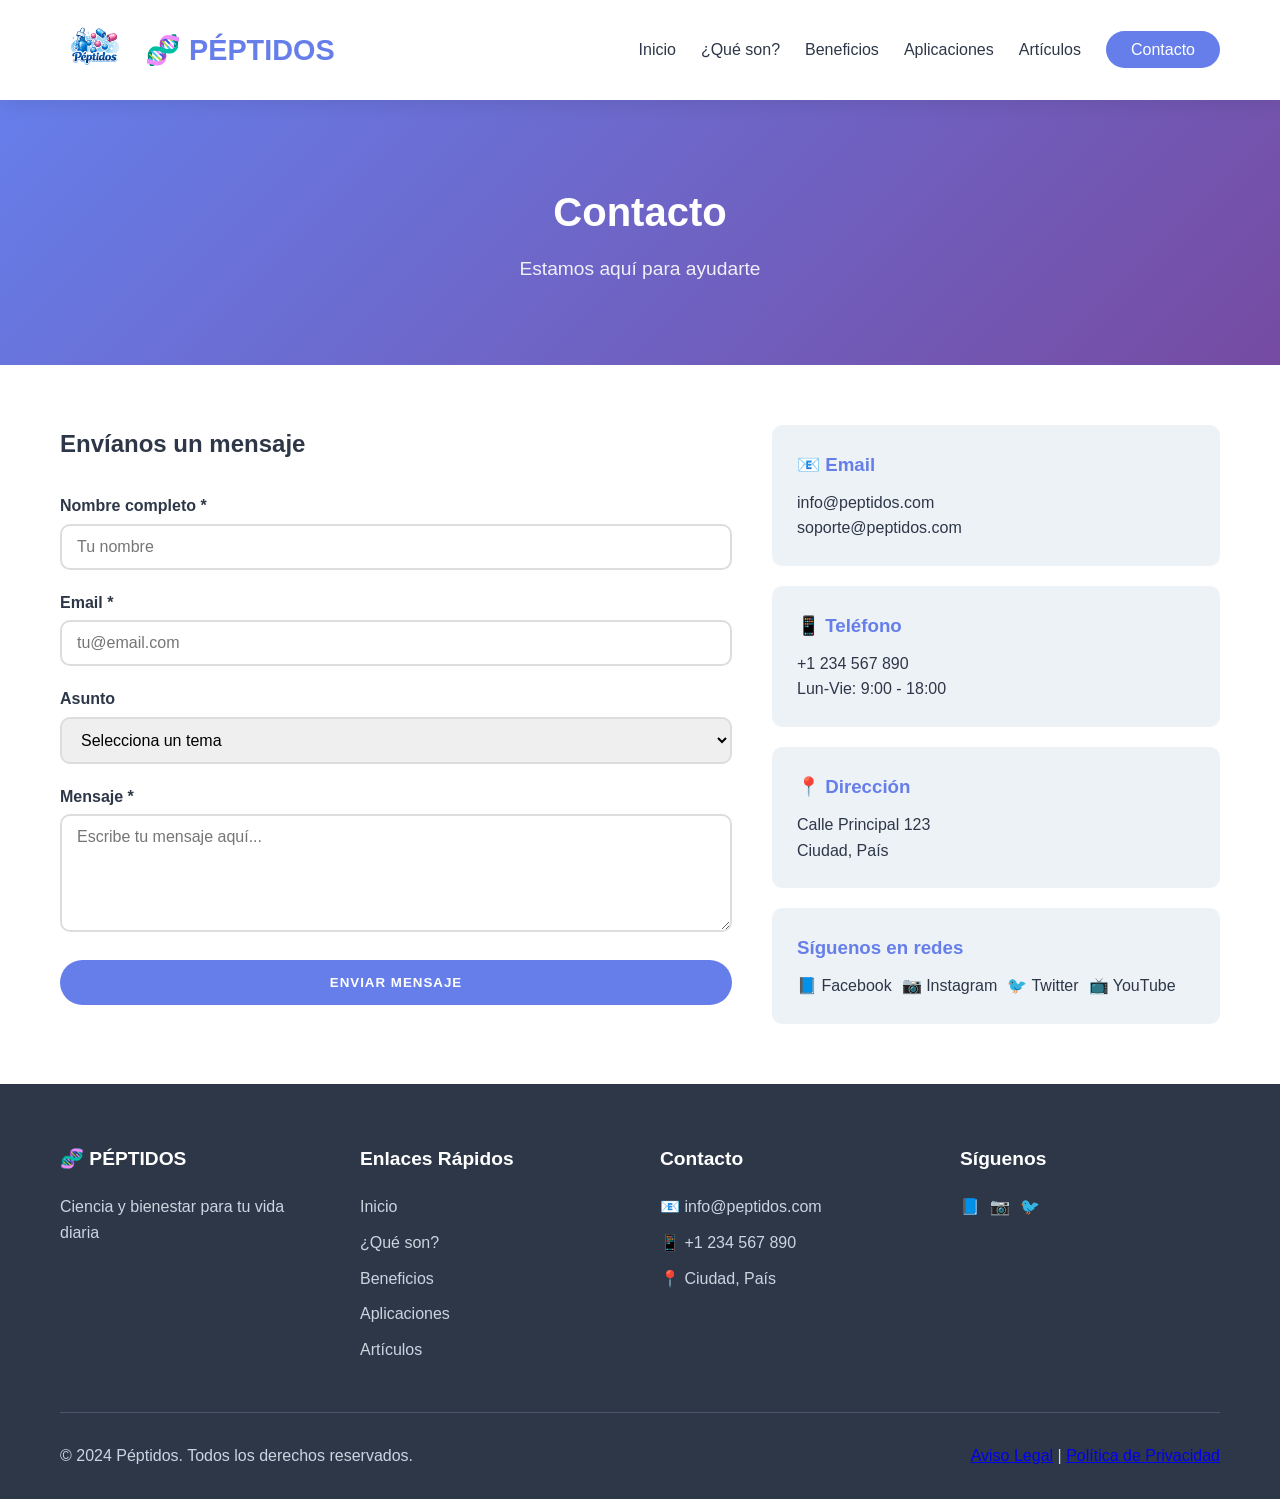
<file: contacto.html>
<!DOCTYPE html>
<html lang="es">
<head>
    <meta charset="UTF-8">
    <meta name="viewport" content="width=device-width, initial-scale=1.0">
    <title>Contacto | Péptidos</title>
    <link rel="stylesheet" href="styles.css">
</head>
<body>
    <nav class="navbar">
        <div class="container nav-container">
            <a href="index.html" class="nav-logo">
<img src= "images/logo.png" class="logo-img">
                <span>🧬 PÉPTIDOS</span>
            </a>
            <ul class="nav-menu">
                <li><a href="index.html">Inicio</a></li>
                <li><a href="que-son-peptidos.html">¿Qué son?</a></li>
                <li><a href="beneficios.html">Beneficios</a></li>
                <li><a href="aplicaciones.html">Aplicaciones</a></li>
                <li><a href="articulos.html">Artículos</a></li>
                <li><a href="contacto.html" class="active btn-nav">Contacto</a></li>
            </ul>
            <div class="hamburger">
                <span></span>
                <span></span>
                <span></span>
            </div>
        </div>
    </nav>

    <header class="page-header contact-header">
        <div class="container">
            <h1>Contacto</h1>
            <p>Estamos aquí para ayudarte</p>
        </div>
    </header>

    <main class="page-content">
        <div class="container">
            <div class="contact-grid">
                <!-- Formulario -->
                <div class="contact-form-container">
                    <h2>Envíanos un mensaje</h2>
                    <form class="contact-form">
                        <div class="form-group">
                            <label for="nombre">Nombre completo *</label>
                            <input type="text" id="nombre" required placeholder="Tu nombre">
                        </div>
                        <div class="form-group">
                            <label for="email">Email *</label>
                            <input type="email" id="email" required placeholder="tu@email.com">
                        </div>
                        <div class="form-group">
                            <label for="asunto">Asunto</label>
                            <select id="asunto">
                                <option value="">Selecciona un tema</option>
                                <option>Información general</option>
                                <option>Productos y suplementos</option>
                                <option>Consulta científica</option>
                                <option>Colaboraciones</option>
                                <option>Prensa y medios</option>
                                <option>Otro</option>
                            </select>
                        </div>
                        <div class="form-group">
                            <label for="mensaje">Mensaje *</label>
                            <textarea id="mensaje" rows="5" required placeholder="Escribe tu mensaje aquí..."></textarea>
                        </div>
                        <button type="submit" class="btn btn-primary btn-block">Enviar Mensaje</button>
                    </form>
                </div>

                <!-- Información de contacto -->
                <div class="contact-info">
                    <div class="info-card">
                        <h3>📧 Email</h3>
                        <p>info@peptidos.com</p>
                        <p>soporte@peptidos.com</p>
                    </div>
                    <div class="info-card">
                        <h3>📱 Teléfono</h3>
                        <p>+1 234 567 890</p>
                        <p>Lun-Vie: 9:00 - 18:00</p>
                    </div>
                    <div class="info-card">
                        <h3>📍 Dirección</h3>
                        <p>Calle Principal 123</p>
                        <p>Ciudad, País</p>
                    </div>
                    <div class="info-card social">
                        <h3>Síguenos en redes</h3>
                        <div class="social-links">
                            <a href="#">📘 Facebook</a>
                            <a href="#">📷 Instagram</a>
                            <a href="#">🐦 Twitter</a>
                            <a href="#">📺 YouTube</a>
                        </div>
                    </div>
                </div>
            </div>
        </div>
    </main>

    <footer class="footer">
        <div class="container">
            <div class="footer-grid">
                <div class="footer-col">
                    <h4>🧬 PÉPTIDOS</h4>
                    <p>Ciencia y bienestar para tu vida diaria</p>
                </div>
                <div class="footer-col">
                    <h4>Enlaces Rápidos</h4>
                    <ul>
                        <li><a href="index.html">Inicio</a></li>
                        <li><a href="que-son-peptidos.html">¿Qué son?</a></li>
                        <li><a href="beneficios.html">Beneficios</a></li>
                        <li><a href="aplicaciones.html">Aplicaciones</a></li>
                        <li><a href="articulos.html">Artículos</a></li>
                    </ul>
                </div>
                <div class="footer-col">
                    <h4>Contacto</h4>
                    <ul>
                        <li>📧 info@peptidos.com</li>
                        <li>📱 +1 234 567 890</li>
                        <li>📍 Ciudad, País</li>
                    </ul>
                </div>
                <div class="footer-col">
                    <h4>Síguenos</h4>
                    <div class="social-links">
                        <a href="#">📘</a>
                        <a href="#">📷</a>
                        <a href="#">🐦</a>
                    </div>
                </div>
            </div>
            <div class="footer-bottom">
                <p>&copy; 2024 Péptidos. Todos los derechos reservados.</p>
                <div class="footer-legal">
                    <a href="#">Aviso Legal</a> | 
                    <a href="#">Política de Privacidad</a>
                </div>
            </div>
        </div>
    </footer>

    <script>
        const hamburger = document.querySelector('.hamburger');
        const navMenu = document.querySelector('.nav-menu');
        hamburger.addEventListener('click', () => {
            hamburger.classList.toggle('active');
            navMenu.classList.toggle('active');
        });
    </script>
</body>
</html>
</file>
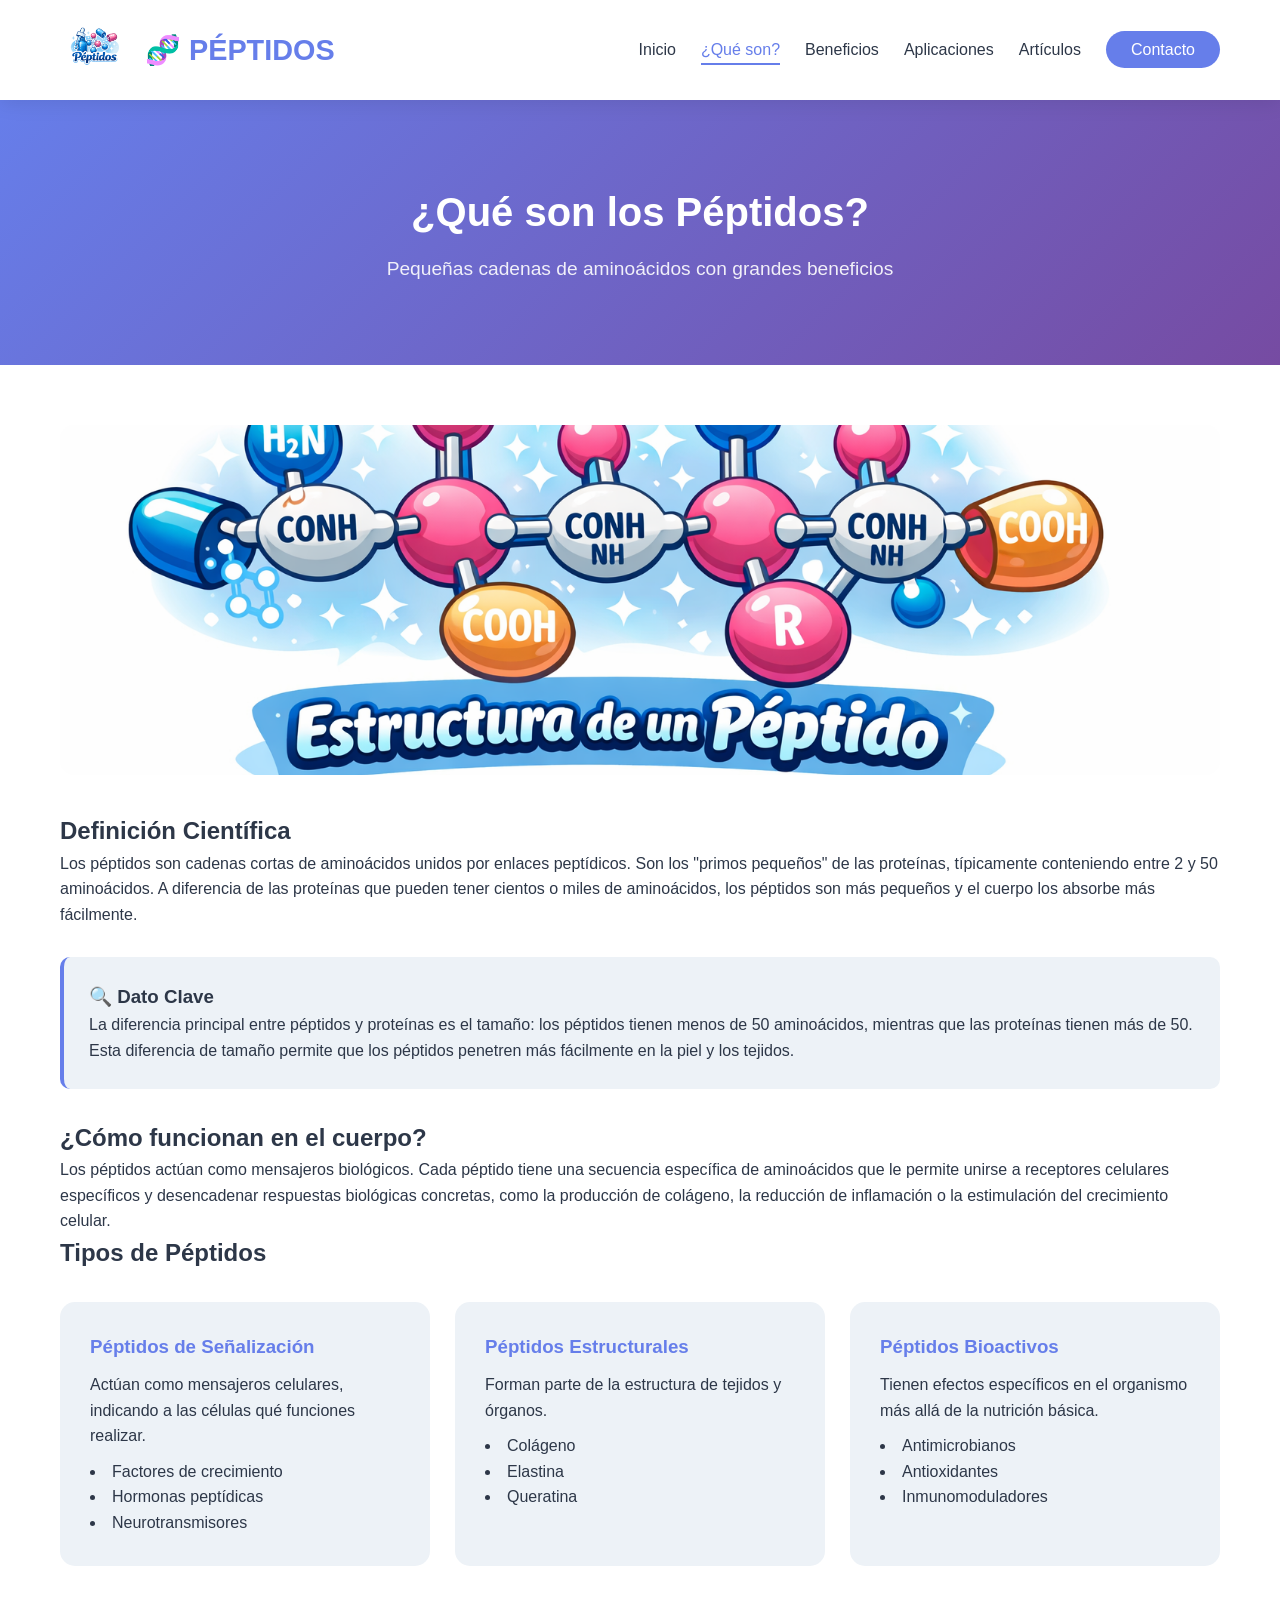
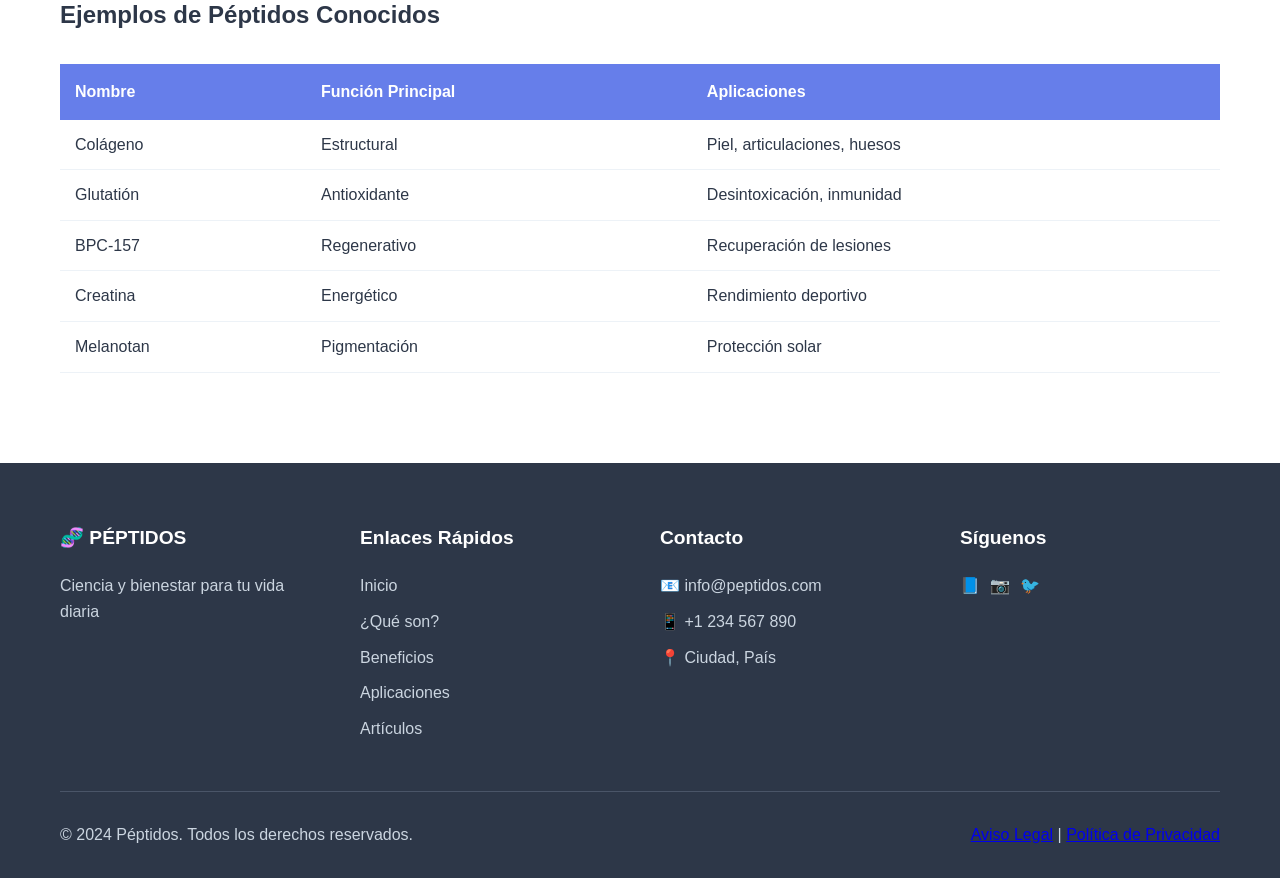
<file: que-son-peptidos.html>
<!DOCTYPE html>
<html lang="es">
<head>
    <meta charset="UTF-8">
    <meta name="viewport" content="width=device-width, initial-scale=1.0">
    <title>¿Qué son los Péptidos? | Guía Completa</title>
    <link rel="stylesheet" href="styles.css">
</head>
<body>
    <nav class="navbar">
        <div class="container nav-container">
            <a href="index.html" class="nav-logo">
            <img src= "images\logo.png" alt="Logo" class="logo-img">
                <span>🧬 PÉPTIDOS</span>
            </a>
            <ul class="nav-menu">
                <li><a href="index.html">Inicio</a></li>
                <li><a href="que-son-peptidos.html" class="active">¿Qué son?</a></li>
                <li><a href="beneficios.html">Beneficios</a></li>
                <li><a href="aplicaciones.html">Aplicaciones</a></li>
                <li><a href="articulos.html">Artículos</a></li>
                <li><a href="contacto.html" class="btn-nav">Contacto</a></li>
            </ul>
            <div class="hamburger">
                <span></span>
                <span></span>
                <span></span>
            </div>
        </div>
    </nav>

    <header class="page-header">
        <div class="container">
            <h1>¿Qué son los Péptidos?</h1>
            <p>Pequeñas cadenas de aminoácidos con grandes beneficios</p>
        </div>
    </header>

    <main class="page-content">
        <div class="container">
            <article class="content-article">
                <img src="images\peptidos-structure.png" alt="Estructura de péptidos" class="article-main-img">
                
                <h2>Definición Científica</h2>
                <p>Los péptidos son cadenas cortas de aminoácidos unidos por enlaces peptídicos. Son los "primos pequeños" de las proteínas, típicamente conteniendo entre 2 y 50 aminoácidos. A diferencia de las proteínas que pueden tener cientos o miles de aminoácidos, los péptidos son más pequeños y el cuerpo los absorbe más fácilmente.</p>
                
                <div class="info-box">
                    <h3>🔍 Dato Clave</h3>
                    <p>La diferencia principal entre péptidos y proteínas es el tamaño: los péptidos tienen menos de 50 aminoácidos, mientras que las proteínas tienen más de 50. Esta diferencia de tamaño permite que los péptidos penetren más fácilmente en la piel y los tejidos.</p>
                </div>

                <h2>¿Cómo funcionan en el cuerpo?</h2>
                <p>Los péptidos actúan como mensajeros biológicos. Cada péptido tiene una secuencia específica de aminoácidos que le permite unirse a receptores celulares específicos y desencadenar respuestas biológicas concretas, como la producción de colágeno, la reducción de inflamación o la estimulación del crecimiento celular.</p>

                <h2>Tipos de Péptidos</h2>
                <div class="types-grid">
                    <div class="type-card">
                        <h3>Péptidos de Señalización</h3>
                        <p>Actúan como mensajeros celulares, indicando a las células qué funciones realizar.</p>
                        <ul>
                            <li>Factores de crecimiento</li>
                            <li>Hormonas peptídicas</li>
                            <li>Neurotransmisores</li>
                        </ul>
                    </div>
                    <div class="type-card">
                        <h3>Péptidos Estructurales</h3>
                        <p>Forman parte de la estructura de tejidos y órganos.</p>
                        <ul>
                            <li>Colágeno</li>
                            <li>Elastina</li>
                            <li>Queratina</li>
                        </ul>
                    </div>
                    <div class="type-card">
                        <h3>Péptidos Bioactivos</h3>
                        <p>Tienen efectos específicos en el organismo más allá de la nutrición básica.</p>
                        <ul>
                            <li>Antimicrobianos</li>
                            <li>Antioxidantes</li>
                            <li>Inmunomoduladores</li>
                        </ul>
                    </div>
                </div>

                <h2>Ejemplos de Péptidos Conocidos</h2>
                <table class="peptides-table">
                    <thead>
                        <tr>
                            <th>Nombre</th>
                            <th>Función Principal</th>
                            <th>Aplicaciones</th>
                        </tr>
                    </thead>
                    <tbody>
                        <tr>
                            <td>Colágeno</td>
                            <td>Estructural</td>
                            <td>Piel, articulaciones, huesos</td>
                        </tr>
                        <tr>
                            <td>Glutatión</td>
                            <td>Antioxidante</td>
                            <td>Desintoxicación, inmunidad</td>
                        </tr>
                        <tr>
                            <td>BPC-157</td>
                            <td>Regenerativo</td>
                            <td>Recuperación de lesiones</td>
                        </tr>
                        <tr>
                            <td>Creatina</td>
                            <td>Energético</td>
                            <td>Rendimiento deportivo</td>
                        </tr>
                        <tr>
                            <td>Melanotan</td>
                            <td>Pigmentación</td>
                            <td>Protección solar</td>
                        </tr>
                    </tbody>
                </table>
            </article>
        </div>
    </main>

    <footer class="footer">
        <div class="container">
            <div class="footer-grid">
                <div class="footer-col">
                    <h4>🧬 PÉPTIDOS</h4>
                    <p>Ciencia y bienestar para tu vida diaria</p>
                </div>
                <div class="footer-col">
                    <h4>Enlaces Rápidos</h4>
                    <ul>
                        <li><a href="index.html">Inicio</a></li>
                        <li><a href="que-son-peptidos.html">¿Qué son?</a></li>
                        <li><a href="beneficios.html">Beneficios</a></li>
                        <li><a href="aplicaciones.html">Aplicaciones</a></li>
                        <li><a href="articulos.html">Artículos</a></li>
                    </ul>
                </div>
                <div class="footer-col">
                    <h4>Contacto</h4>
                    <ul>
                        <li>📧 info@peptidos.com</li>
                        <li>📱 +1 234 567 890</li>
                        <li>📍 Ciudad, País</li>
                    </ul>
                </div>
                <div class="footer-col">
                    <h4>Síguenos</h4>
                    <div class="social-links">
                        <a href="#">📘</a>
                        <a href="#">📷</a>
                        <a href="#">🐦</a>
                    </div>
                </div>
            </div>
            <div class="footer-bottom">
                <p>&copy; 2024 Péptidos. Todos los derechos reservados.</p>
                <div class="footer-legal">
                    <a href="#">Aviso Legal</a> | 
                    <a href="#">Política de Privacidad</a>
                </div>
            </div>
        </div>
    </footer>

    <script>
        const hamburger = document.querySelector('.hamburger');
        const navMenu = document.querySelector('.nav-menu');
        hamburger.addEventListener('click', () => {
            hamburger.classList.toggle('active');
            navMenu.classList.toggle('active');
        });
    </script>
</body>
</html>
</file>
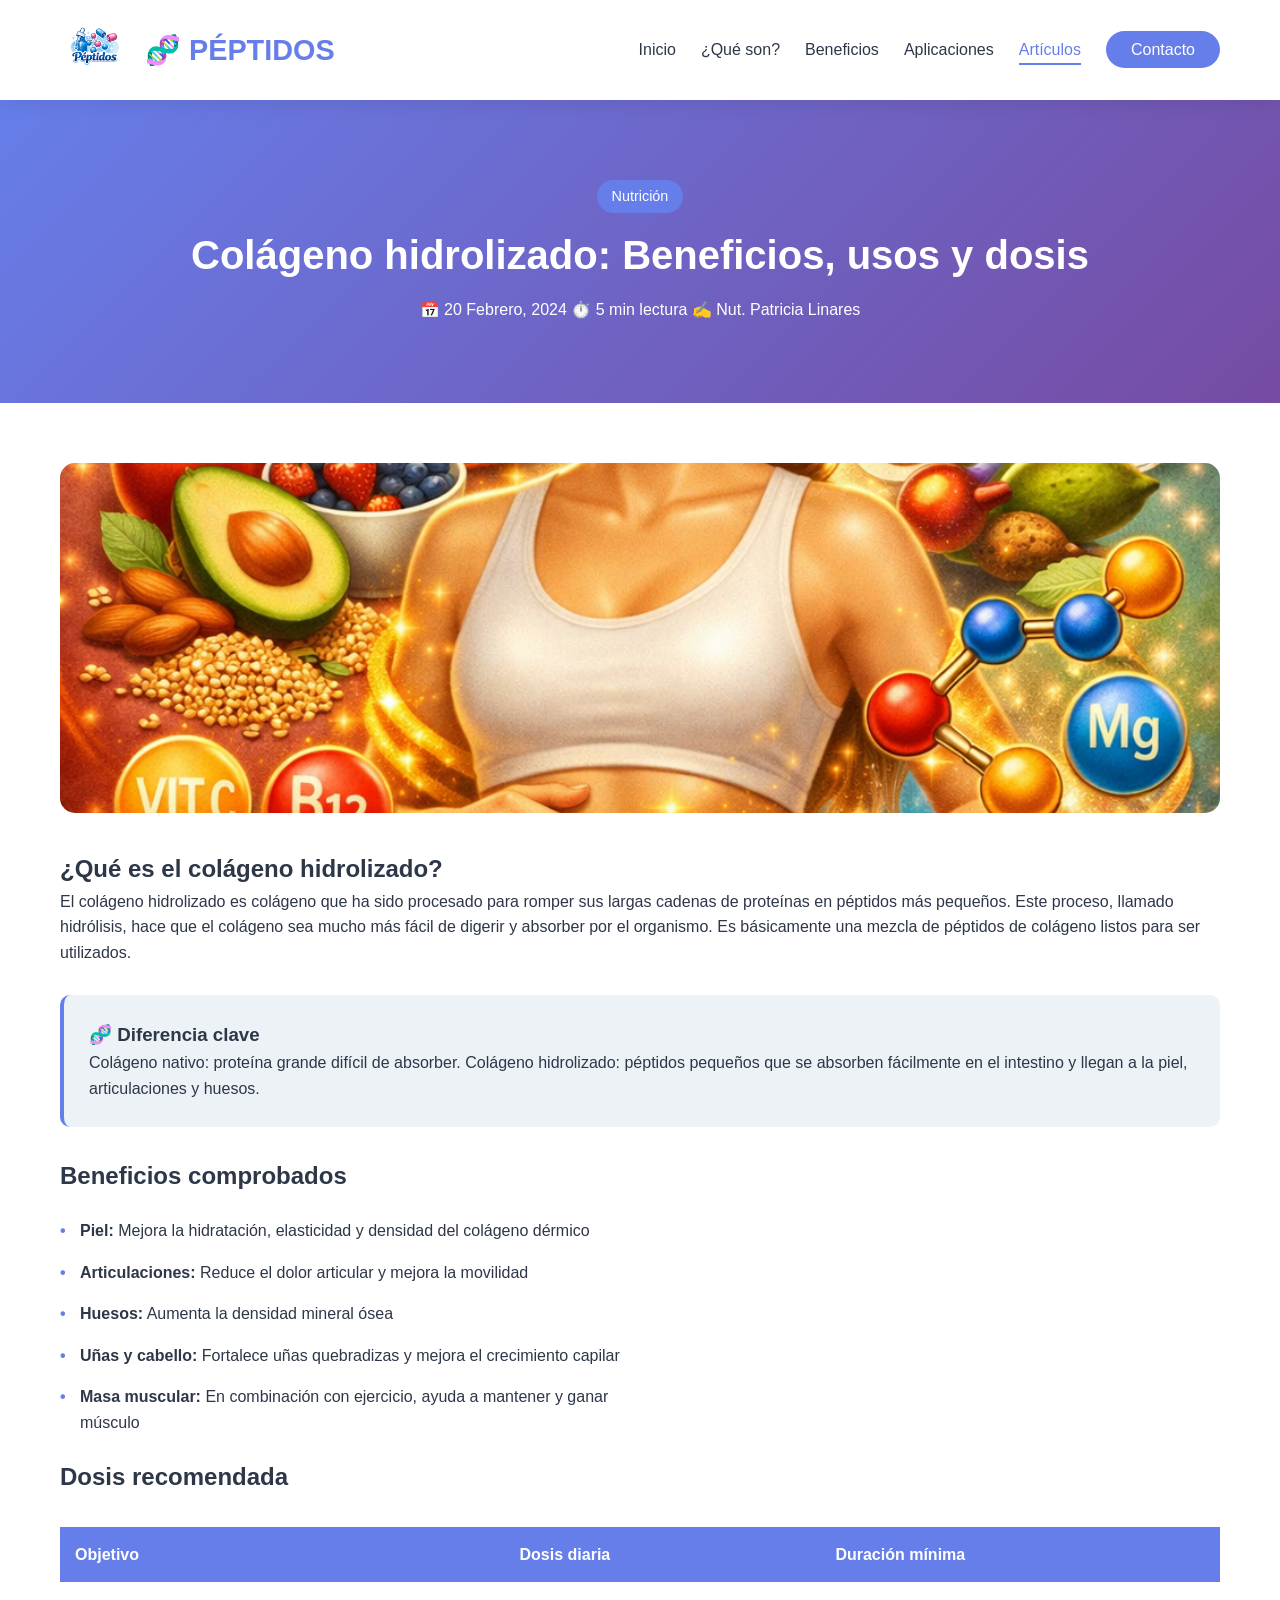
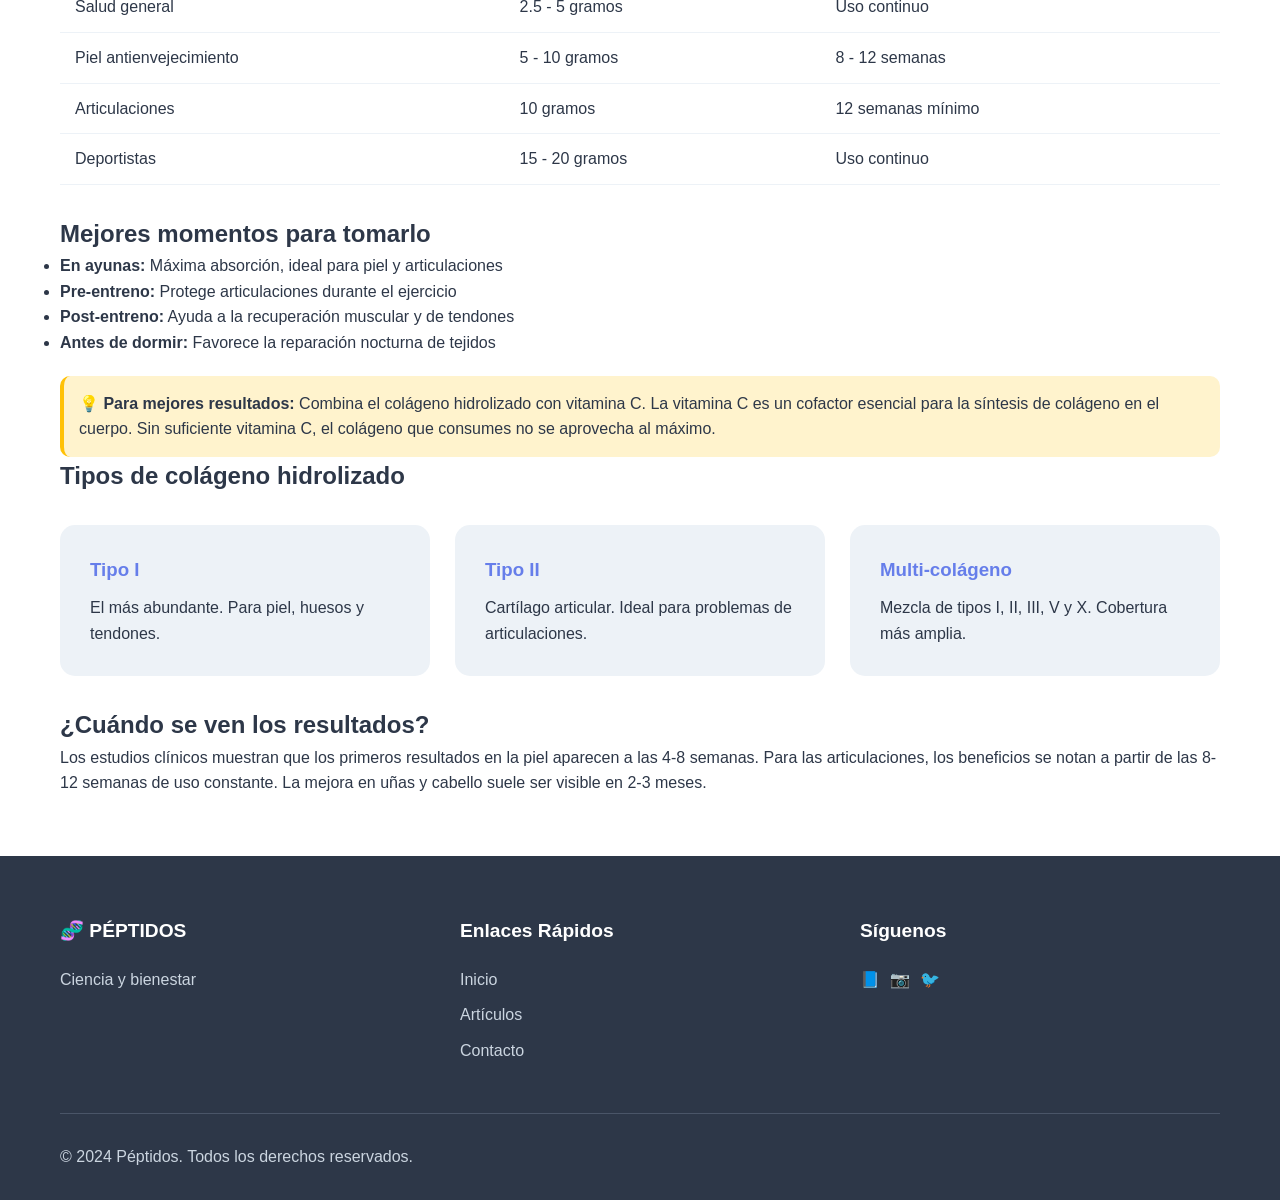
<file: articulos/articuloscolageno-hidrolizado.html>
<!DOCTYPE html>
<html lang="es">
<head>
    <meta charset="UTF-8">
    <meta name="viewport" content="width=device-width, initial-scale=1.0">
    <title>Colágeno Hidrolizado | Beneficios, Usos y Dosis</title>
    <link rel="stylesheet" href="../styles.css">
</head>
<body>
    <nav class="navbar">
        <div class="container nav-container">
            <a href="../index.html" class="nav-logo">
 <img src= "../images/logo.png" alt="Logo" class="logo-img">
                <span>🧬 PÉPTIDOS</span>
            </a>
            <ul class="nav-menu">
                <li><a href="../index.html">Inicio</a></li>
                <li><a href="../que-son-peptidos.html">¿Qué son?</a></li>
                <li><a href="../beneficios.html">Beneficios</a></li>
                <li><a href="../aplicaciones.html">Aplicaciones</a></li>
                <li><a href="../articulos.html" class="active">Artículos</a></li>
                <li><a href="../contacto.html" class="btn-nav">Contacto</a></li>
            </ul>
            <div class="hamburger">
                <span></span>
                <span></span>
                <span></span>
            </div>
        </div>
    </nav>

    <header class="page-header">
        <div class="container">
            <span class="article-category">Nutrición</span>
            <h1>Colágeno hidrolizado: Beneficios, usos y dosis</h1>
            <div class="article-meta-header">
                <span>📅 20 Febrero, 2024</span>
                <span>⏱️ 5 min lectura</span>
                <span>✍️ Nut. Patricia Linares</span>
            </div>
        </div>
    </header>

    <main class="page-content">
        <div class="container">
            <article class="content-article">
                <img src="../images/articulo6.png" alt="Colágeno hidrolizado" class="article-main-img">
                
                <h2>¿Qué es el colágeno hidrolizado?</h2>
                <p>El colágeno hidrolizado es colágeno que ha sido procesado para romper sus largas cadenas de proteínas en péptidos más pequeños. Este proceso, llamado hidrólisis, hace que el colágeno sea mucho más fácil de digerir y absorber por el organismo. Es básicamente una mezcla de péptidos de colágeno listos para ser utilizados.</p>

                <div class="info-box">
                    <h3>🧬 Diferencia clave</h3>
                    <p>Colágeno nativo: proteína grande difícil de absorber. Colágeno hidrolizado: péptidos pequeños que se absorben fácilmente en el intestino y llegan a la piel, articulaciones y huesos.</p>
                </div>

                <h2>Beneficios comprobados</h2>
                <div class="benefits-detailed">
                    <div class="benefit-content">
                        <div class="benefit-text">
                            <ul>
                                <li><strong>Piel:</strong> Mejora la hidratación, elasticidad y densidad del colágeno dérmico</li>
                                <li><strong>Articulaciones:</strong> Reduce el dolor articular y mejora la movilidad</li>
                                <li><strong>Huesos:</strong> Aumenta la densidad mineral ósea</li>
                                <li><strong>Uñas y cabello:</strong> Fortalece uñas quebradizas y mejora el crecimiento capilar</li>
                                <li><strong>Masa muscular:</strong> En combinación con ejercicio, ayuda a mantener y ganar músculo</li>
                            </ul>
                        </div>
                    </div>
                </div>

                <h2>Dosis recomendada</h2>
                <table class="peptides-table">
                    <thead>
                        <tr>
                            <th>Objetivo</th>
                            <th>Dosis diaria</th>
                            <th>Duración mínima</th>
                        </tr>
                    </thead>
                    <tbody>
                        <tr>
                            <td>Salud general</td>
                            <td>2.5 - 5 gramos</td>
                            <td>Uso continuo</td>
                        </tr>
                        <tr>
                            <td>Piel antienvejecimiento</td>
                            <td>5 - 10 gramos</td>
                            <td>8 - 12 semanas</td>
                        </tr>
                        <tr>
                            <td>Articulaciones</td>
                            <td>10 gramos</td>
                            <td>12 semanas mínimo</td>
                        </tr>
                        <tr>
                            <td>Deportistas</td>
                            <td>15 - 20 gramos</td>
                            <td>Uso continuo</td>
                        </tr>
                    </tbody>
                </table>

                <h2>Mejores momentos para tomarlo</h2>
                <ul>
                    <li><strong>En ayunas:</strong> Máxima absorción, ideal para piel y articulaciones</li>
                    <li><strong>Pre-entreno:</strong> Protege articulaciones durante el ejercicio</li>
                    <li><strong>Post-entreno:</strong> Ayuda a la recuperación muscular y de tendones</li>
                    <li><strong>Antes de dormir:</strong> Favorece la reparación nocturna de tejidos</li>
                </ul>

                <div class="tip-box">
                    <strong>💡 Para mejores resultados:</strong> Combina el colágeno hidrolizado con vitamina C. La vitamina C es un cofactor esencial para la síntesis de colágeno en el cuerpo. Sin suficiente vitamina C, el colágeno que consumes no se aprovecha al máximo.
                </div>

                <h2>Tipos de colágeno hidrolizado</h2>
                <div class="types-grid">
                    <div class="type-card">
                        <h3>Tipo I</h3>
                        <p>El más abundante. Para piel, huesos y tendones.</p>
                    </div>
                    <div class="type-card">
                        <h3>Tipo II</h3>
                        <p>Cartílago articular. Ideal para problemas de articulaciones.</p>
                    </div>
                    <div class="type-card">
                        <h3>Multi-colágeno</h3>
                        <p>Mezcla de tipos I, II, III, V y X. Cobertura más amplia.</p>
                    </div>
                </div>

                <h2>¿Cuándo se ven los resultados?</h2>
                <p>Los estudios clínicos muestran que los primeros resultados en la piel aparecen a las 4-8 semanas. Para las articulaciones, los beneficios se notan a partir de las 8-12 semanas de uso constante. La mejora en uñas y cabello suele ser visible en 2-3 meses.</p>
            </article>
        </div>
    </main>

    <footer class="footer">
        <div class="container">
            <div class="footer-grid">
                <div class="footer-col">
                    <h4>🧬 PÉPTIDOS</h4>
                    <p>Ciencia y bienestar</p>
                </div>
                <div class="footer-col">
                    <h4>Enlaces Rápidos</h4>
                    <ul>
                        <li><a href="../index.html">Inicio</a></li>
                        <li><a href="../articulos.html">Artículos</a></li>
                        <li><a href="../contacto.html">Contacto</a></li>
                    </ul>
                </div>
                <div class="footer-col">
                    <h4>Síguenos</h4>
                    <div class="social-links">
                        <a href="#">📘</a>
                        <a href="#">📷</a>
                        <a href="#">🐦</a>
                    </div>
                </div>
            </div>
            <div class="footer-bottom">
                <p>&copy; 2024 Péptidos. Todos los derechos reservados.</p>
            </div>
        </div>
    </footer>

    <script>
        const hamburger = document.querySelector('.hamburger');
        const navMenu = document.querySelector('.nav-menu');
        hamburger.addEventListener('click', () => {
            hamburger.classList.toggle('active');
            navMenu.classList.toggle('active');
        });
    </script>
</body>
</html>
</file>
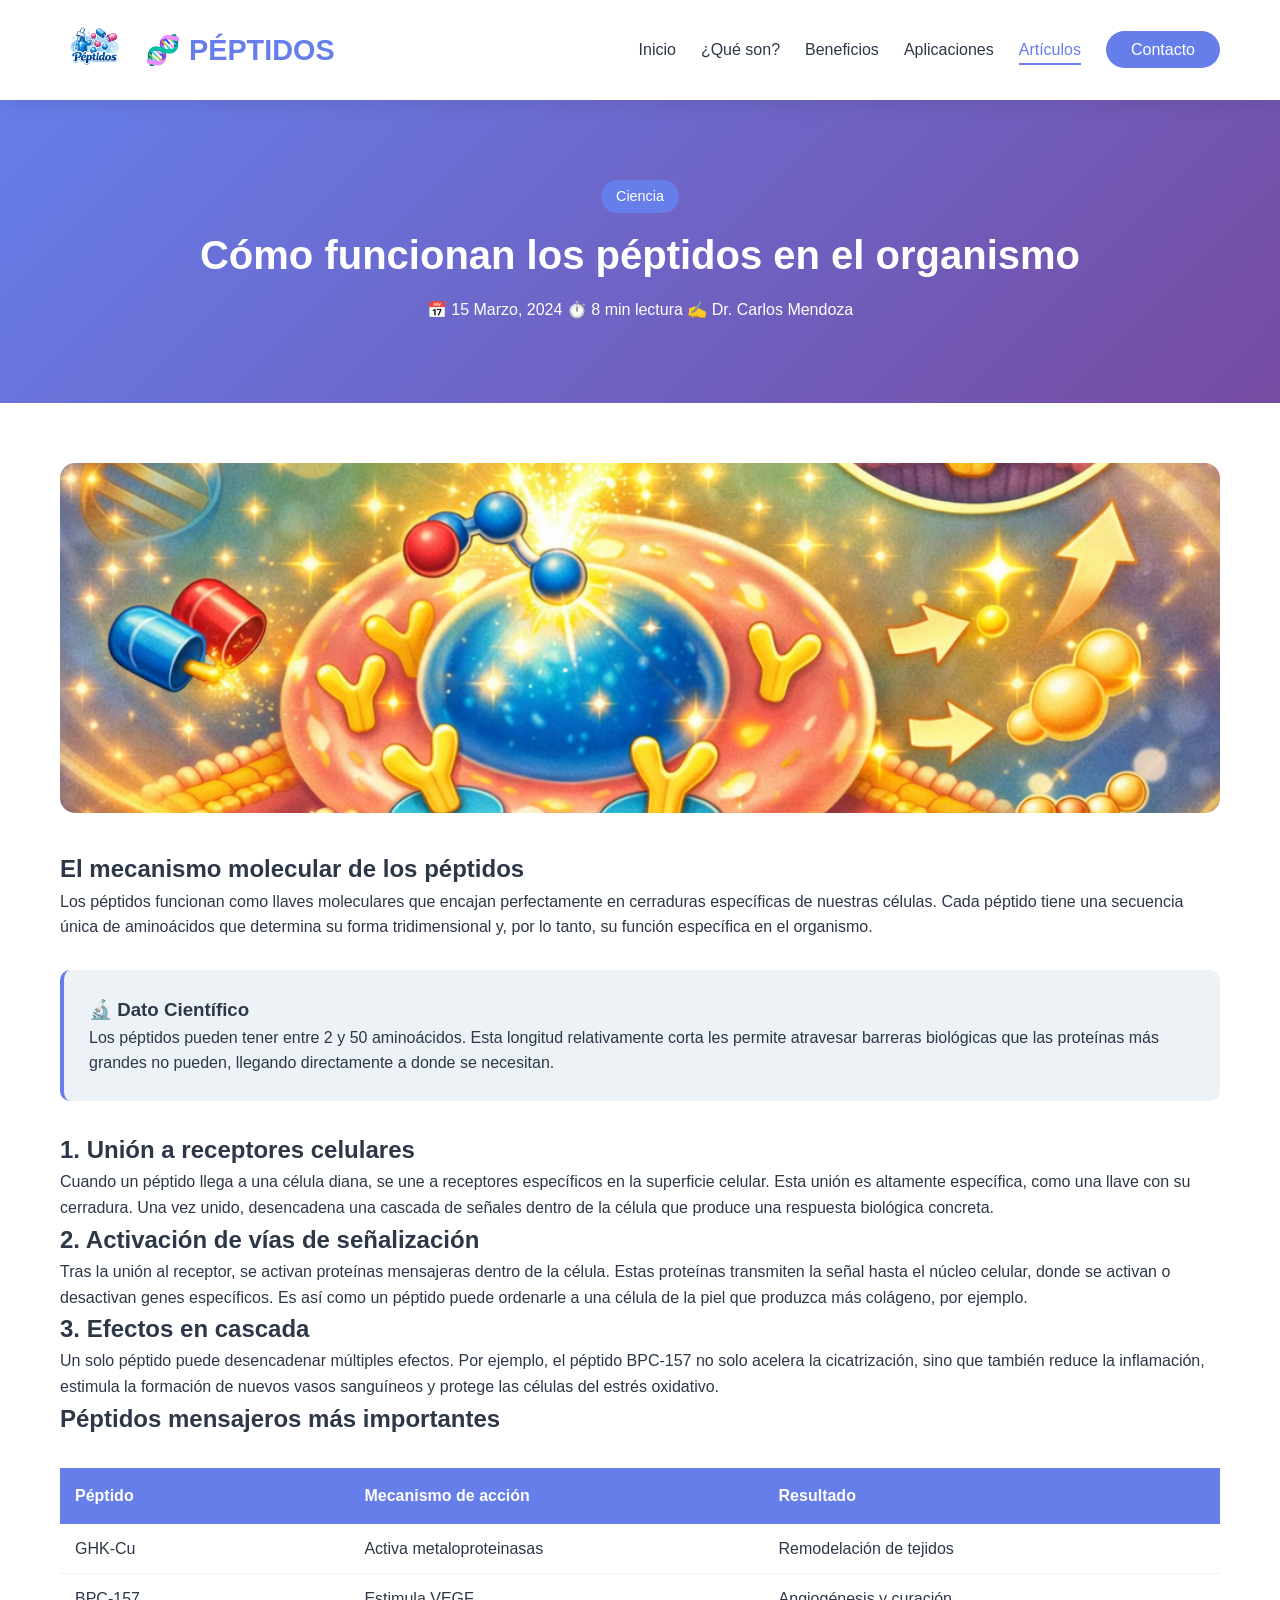
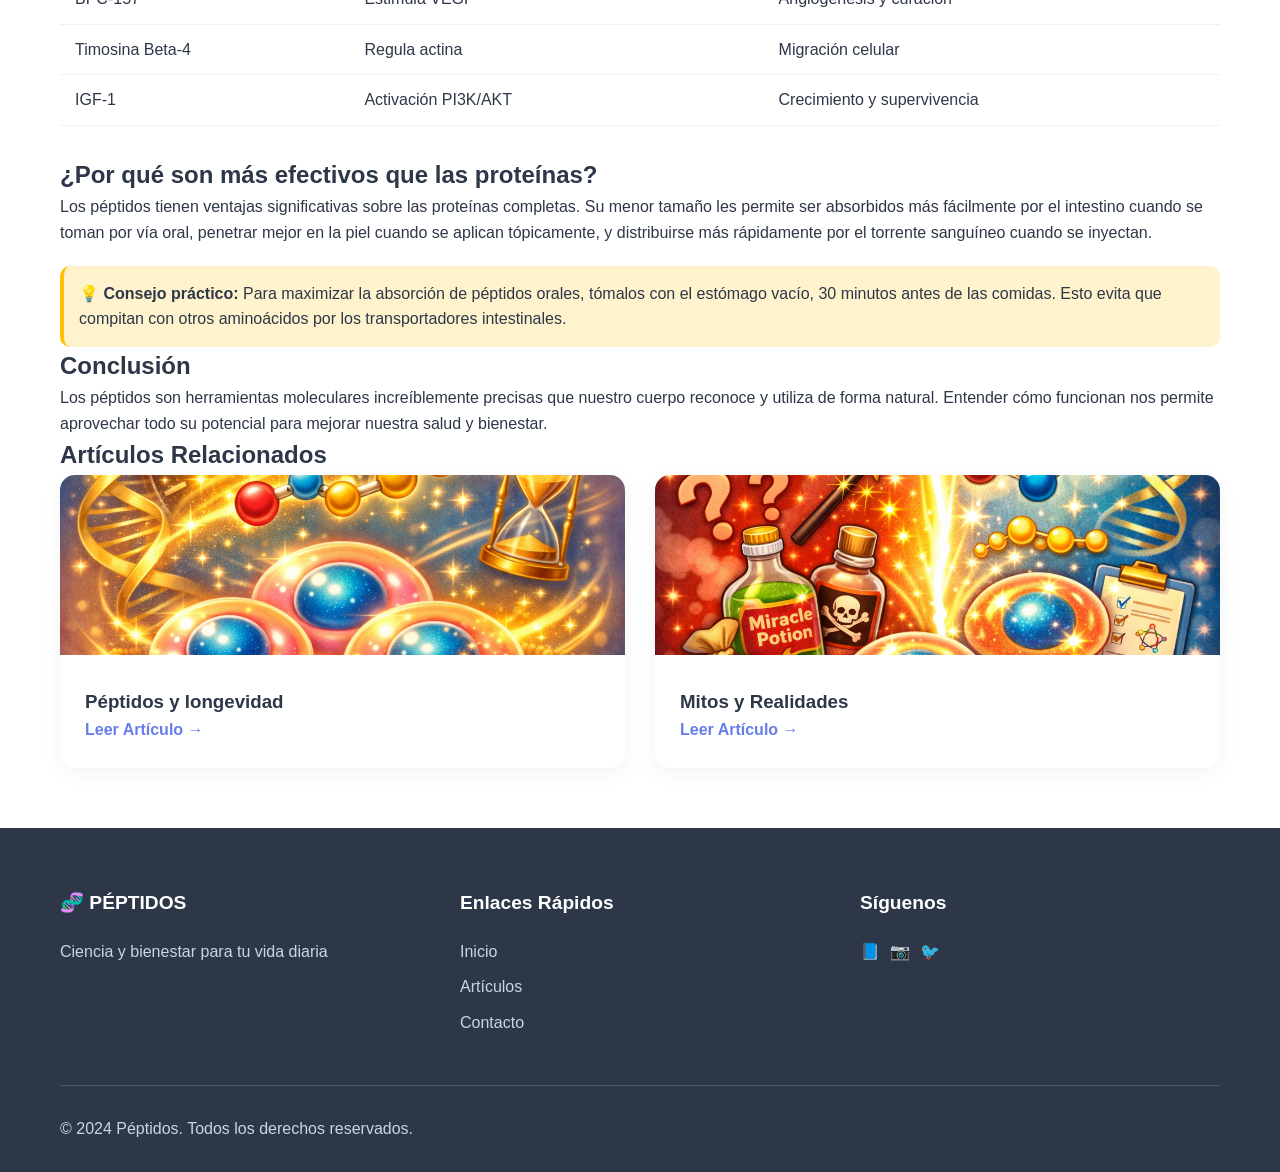
<file: articulos/articuloscomo-funcionan-peptidos.html>
<!DOCTYPE html>
<html lang="es">
<head>
    <meta charset="UTF-8">
    <meta name="viewport" content="width=device-width, initial-scale=1.0">
    <title>Cómo funcionan los péptidos en el organismo | Artículo Completo</title>
    <link rel="stylesheet" href="../styles.css">
</head>
<body>
    <nav class="navbar">
        <div class="container nav-container">
            <a href="../index.html" class="nav-logo">
 <img src= "../images/logo.png" alt="Logo" class="logo-img">
                <span>🧬 PÉPTIDOS</span>
            </a>
            <ul class="nav-menu">
                <li><a href="../index.html">Inicio</a></li>
                <li><a href="../que-son-peptidos.html">¿Qué son?</a></li>
                <li><a href="../beneficios.html">Beneficios</a></li>
                <li><a href="../aplicaciones.html">Aplicaciones</a></li>
                <li><a href="../articulos.html" class="active">Artículos</a></li>
                <li><a href="../contacto.html" class="btn-nav">Contacto</a></li>
            </ul>
            <div class="hamburger">
                <span></span>
                <span></span>
                <span></span>
            </div>
        </div>
    </nav>

    <header class="page-header">
        <div class="container">
            <span class="article-category">Ciencia</span>
            <h1>Cómo funcionan los péptidos en el organismo</h1>
            <div class="article-meta-header">
                <span>📅 15 Marzo, 2024</span>
                <span>⏱️ 8 min lectura</span>
                <span>✍️ Dr. Carlos Mendoza</span>
            </div>
        </div>
    </header>

    <main class="page-content">
        <div class="container">
            <article class="content-article">
                <img src="../images/articulo1.png" alt="Cómo funcionan los péptidos" class="article-main-img">
                
                <h2>El mecanismo molecular de los péptidos</h2>
                <p>Los péptidos funcionan como llaves moleculares que encajan perfectamente en cerraduras específicas de nuestras células. Cada péptido tiene una secuencia única de aminoácidos que determina su forma tridimensional y, por lo tanto, su función específica en el organismo.</p>
                
                <div class="info-box">
                    <h3>🔬 Dato Científico</h3>
                    <p>Los péptidos pueden tener entre 2 y 50 aminoácidos. Esta longitud relativamente corta les permite atravesar barreras biológicas que las proteínas más grandes no pueden, llegando directamente a donde se necesitan.</p>
                </div>

                <h2>1. Unión a receptores celulares</h2>
                <p>Cuando un péptido llega a una célula diana, se une a receptores específicos en la superficie celular. Esta unión es altamente específica, como una llave con su cerradura. Una vez unido, desencadena una cascada de señales dentro de la célula que produce una respuesta biológica concreta.</p>

                <h2>2. Activación de vías de señalización</h2>
                <p>Tras la unión al receptor, se activan proteínas mensajeras dentro de la célula. Estas proteínas transmiten la señal hasta el núcleo celular, donde se activan o desactivan genes específicos. Es así como un péptido puede ordenarle a una célula de la piel que produzca más colágeno, por ejemplo.</p>

                <h2>3. Efectos en cascada</h2>
                <p>Un solo péptido puede desencadenar múltiples efectos. Por ejemplo, el péptido BPC-157 no solo acelera la cicatrización, sino que también reduce la inflamación, estimula la formación de nuevos vasos sanguíneos y protege las células del estrés oxidativo.</p>

                <h2>Péptidos mensajeros más importantes</h2>
                <table class="peptides-table">
                    <thead>
                        <tr>
                            <th>Péptido</th>
                            <th>Mecanismo de acción</th>
                            <th>Resultado</th>
                        </tr>
                    </thead>
                    <tbody>
                        <tr>
                            <td>GHK-Cu</td>
                            <td>Activa metaloproteinasas</td>
                            <td>Remodelación de tejidos</td>
                        </tr>
                        <tr>
                            <td>BPC-157</td>
                            <td>Estimula VEGF</td>
                            <td>Angiogénesis y curación</td>
                        </tr>
                        <tr>
                            <td>Timosina Beta-4</td>
                            <td>Regula actina</td>
                            <td>Migración celular</td>
                        </tr>
                        <tr>
                            <td>IGF-1</td>
                            <td>Activación PI3K/AKT</td>
                            <td>Crecimiento y supervivencia</td>
                        </tr>
                    </tbody>
                </table>

                <h2>¿Por qué son más efectivos que las proteínas?</h2>
                <p>Los péptidos tienen ventajas significativas sobre las proteínas completas. Su menor tamaño les permite ser absorbidos más fácilmente por el intestino cuando se toman por vía oral, penetrar mejor en la piel cuando se aplican tópicamente, y distribuirse más rápidamente por el torrente sanguíneo cuando se inyectan.</p>

                <div class="tip-box">
                    <strong>💡 Consejo práctico:</strong> Para maximizar la absorción de péptidos orales, tómalos con el estómago vacío, 30 minutos antes de las comidas. Esto evita que compitan con otros aminoácidos por los transportadores intestinales.
                </div>

                <h2>Conclusión</h2>
                <p>Los péptidos son herramientas moleculares increíblemente precisas que nuestro cuerpo reconoce y utiliza de forma natural. Entender cómo funcionan nos permite aprovechar todo su potencial para mejorar nuestra salud y bienestar.</p>
            </article>

            <!-- Artículos relacionados -->
            <section class="related-articles">
                <h2>Artículos Relacionados</h2>
                <div class="articles-grid">
                    <article class="article-card">
                        <img src="../images/articulo2.png" alt="Péptidos y longevidad">
                        <div class="article-card-content">
                            <h3>Péptidos y longevidad</h3>
                           <a href="articulospeptidos-longevidad.html" class="read-more">Leer Artículo →</a>
                        </div>
                    </article>
                    <article class="article-card">
                        <img src="../images/articulo3.png" alt="Mitos y Realidades">
                        <div class="article-card-content">
                            <h3>Mitos y Realidades</h3>
                            <a href="articulosmitos-realidades.html" class="read-more">Leer Artículo →</a>
                        </div>
                    </article>
                </div>
            </section>
        </div>
    </main>

    <footer class="footer">
        <div class="container">
            <div class="footer-grid">
                <div class="footer-col">
                    <h4>🧬 PÉPTIDOS</h4>
                    <p>Ciencia y bienestar para tu vida diaria</p>
                </div>
                <div class="footer-col">
                    <h4>Enlaces Rápidos</h4>
                    <ul>
                        <li><a href="../index.html">Inicio</a></li>
                        <li><a href="../articulos.html">Artículos</a></li>
                        <li><a href="../contacto.html">Contacto</a></li>
                    </ul>
                </div>
                <div class="footer-col">
                    <h4>Síguenos</h4>
                    <div class="social-links">
                        <a href="#">📘</a>
                        <a href="#">📷</a>
                        <a href="#">🐦</a>
                    </div>
                </div>
            </div>
            <div class="footer-bottom">
                <p>&copy; 2024 Péptidos. Todos los derechos reservados.</p>
            </div>
        </div>
    </footer>

    <script>
        const hamburger = document.querySelector('.hamburger');
        const navMenu = document.querySelector('.nav-menu');
        hamburger.addEventListener('click', () => {
            hamburger.classList.toggle('active');
            navMenu.classList.toggle('active');
        });
    </script>
</body>
</html>
</file>
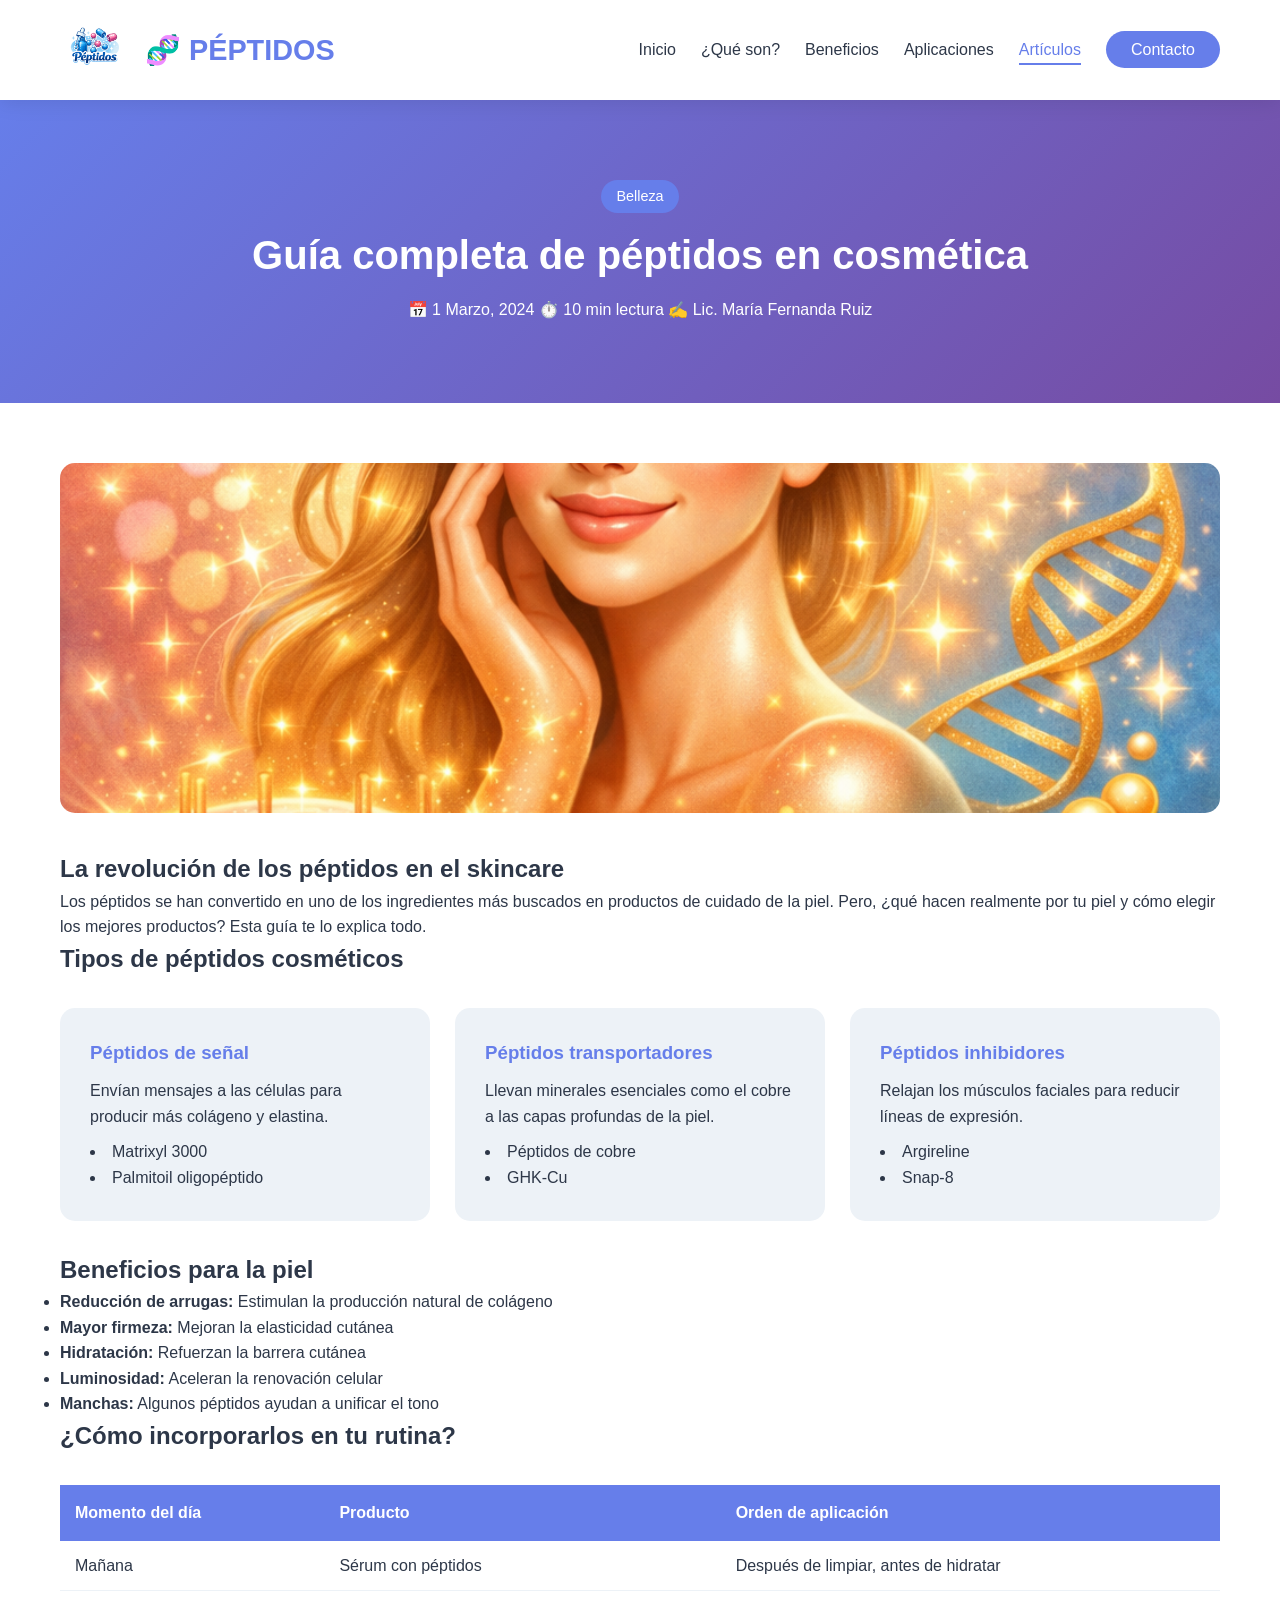
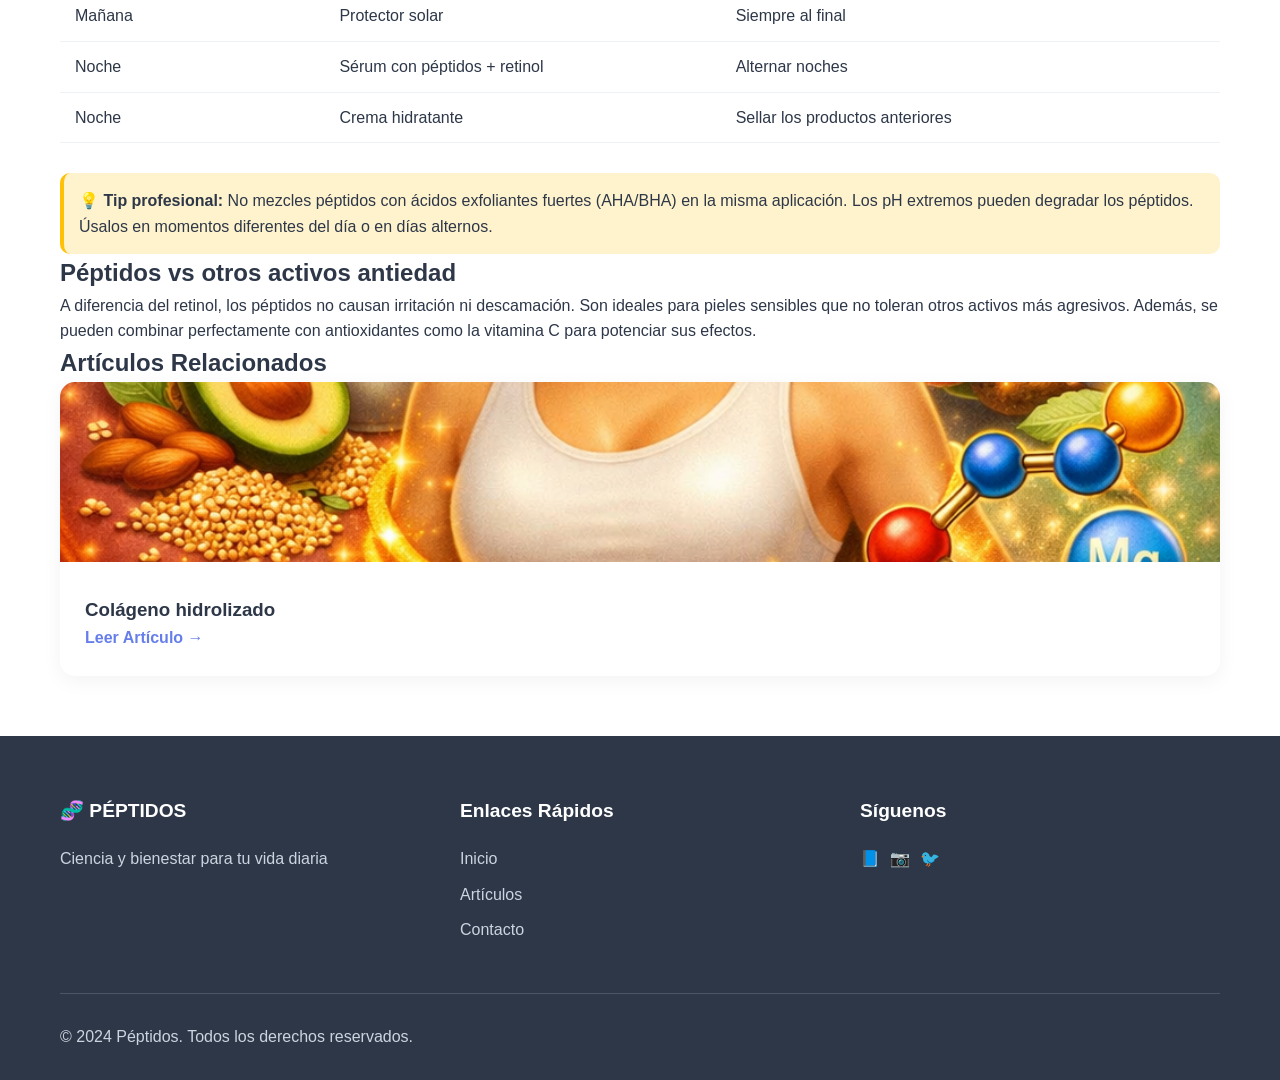
<file: articulos/articulosguia-peptidos-cosmetica.html>
<!DOCTYPE html>
<html lang="es">
<head>
    <meta charset="UTF-8">
    <meta name="viewport" content="width=device-width, initial-scale=1.0">
    <title>Guía Completa de Péptidos en Cosmética | Cuidado de la Piel</title>
    <link rel="stylesheet" href="../styles.css">
</head>
<body>
    <nav class="navbar">
        <div class="container nav-container">
            <a href="../index.html" class="nav-logo">
 <img src= "../images/logo.png" class="logo-img">
                <span>🧬 PÉPTIDOS</span>
            </a>
            <ul class="nav-menu">
                <li><a href="../index.html">Inicio</a></li>
                <li><a href="../que-son-peptidos.html">¿Qué son?</a></li>
                <li><a href="../beneficios.html">Beneficios</a></li>
                <li><a href="../aplicaciones.html">Aplicaciones</a></li>
                <li><a href="../articulos.html" class="active">Artículos</a></li>
                <li><a href="../contacto.html" class="btn-nav">Contacto</a></li>
            </ul>
            <div class="hamburger">
                <span></span>
                <span></span>
                <span></span>
            </div>
        </div>
    </nav>

    <header class="page-header">
        <div class="container">
            <span class="article-category">Belleza</span>
            <h1>Guía completa de péptidos en cosmética</h1>
            <div class="article-meta-header">
                <span>📅 1 Marzo, 2024</span>
                <span>⏱️ 10 min lectura</span>
                <span>✍️ Lic. María Fernanda Ruiz</span>
            </div>
        </div>
    </header>

    <main class="page-content">
        <div class="container">
            <article class="content-article">
                <img src="../images/articulo4.png" alt="Péptidos en cosmética" class="article-main-img">
                
                <h2>La revolución de los péptidos en el skincare</h2>
                <p>Los péptidos se han convertido en uno de los ingredientes más buscados en productos de cuidado de la piel. Pero, ¿qué hacen realmente por tu piel y cómo elegir los mejores productos? Esta guía te lo explica todo.</p>

                <h2>Tipos de péptidos cosméticos</h2>
                <div class="types-grid">
                    <div class="type-card">
                        <h3>Péptidos de señal</h3>
                        <p>Envían mensajes a las células para producir más colágeno y elastina.</p>
                        <ul>
                            <li>Matrixyl 3000</li>
                            <li>Palmitoil oligopéptido</li>
                        </ul>
                    </div>
                    <div class="type-card">
                        <h3>Péptidos transportadores</h3>
                        <p>Llevan minerales esenciales como el cobre a las capas profundas de la piel.</p>
                        <ul>
                            <li>Péptidos de cobre</li>
                            <li>GHK-Cu</li>
                        </ul>
                    </div>
                    <div class="type-card">
                        <h3>Péptidos inhibidores</h3>
                        <p>Relajan los músculos faciales para reducir líneas de expresión.</p>
                        <ul>
                            <li>Argireline</li>
                            <li>Snap-8</li>
                        </ul>
                    </div>
                </div>

                <h2>Beneficios para la piel</h2>
                <ul>
                    <li><strong>Reducción de arrugas:</strong> Estimulan la producción natural de colágeno</li>
                    <li><strong>Mayor firmeza:</strong> Mejoran la elasticidad cutánea</li>
                    <li><strong>Hidratación:</strong> Refuerzan la barrera cutánea</li>
                    <li><strong>Luminosidad:</strong> Aceleran la renovación celular</li>
                    <li><strong>Manchas:</strong> Algunos péptidos ayudan a unificar el tono</li>
                </ul>

                <h2>¿Cómo incorporarlos en tu rutina?</h2>
                <table class="peptides-table">
                    <thead>
                        <tr>
                            <th>Momento del día</th>
                            <th>Producto</th>
                            <th>Orden de aplicación</th>
                        </tr>
                    </thead>
                    <tbody>
                        <tr>
                            <td>Mañana</td>
                            <td>Sérum con péptidos</td>
                            <td>Después de limpiar, antes de hidratar</td>
                        </tr>
                        <tr>
                            <td>Mañana</td>
                            <td>Protector solar</td>
                            <td>Siempre al final</td>
                        </tr>
                        <tr>
                            <td>Noche</td>
                            <td>Sérum con péptidos + retinol</td>
                            <td>Alternar noches</td>
                        </tr>
                        <tr>
                            <td>Noche</td>
                            <td>Crema hidratante</td>
                            <td>Sellar los productos anteriores</td>
                        </tr>
                    </tbody>
                </table>

                <div class="tip-box">
                    <strong>💡 Tip profesional:</strong> No mezcles péptidos con ácidos exfoliantes fuertes (AHA/BHA) en la misma aplicación. Los pH extremos pueden degradar los péptidos. Úsalos en momentos diferentes del día o en días alternos.
                </div>

                <h2>Péptidos vs otros activos antiedad</h2>
                <p>A diferencia del retinol, los péptidos no causan irritación ni descamación. Son ideales para pieles sensibles que no toleran otros activos más agresivos. Además, se pueden combinar perfectamente con antioxidantes como la vitamina C para potenciar sus efectos.</p>
            </article>

            <section class="related-articles">
                <h2>Artículos Relacionados</h2>
                <div class="articles-grid">
                    <article class="article-card">
                        <img src="../images/articulo6.png" alt="Colágeno">
                        <div class="article-card-content">
                            <h3>Colágeno hidrolizado</h3>
                            <a href="articuloscolageno-hidrolizado.html" class="read-more">Leer Artículo →</a>
                        </div>
                    </article>
                </div>
            </section>
        </div>
    </main>

    <footer class="footer">
        <div class="container">
            <div class="footer-grid">
                <div class="footer-col">
                    <h4>🧬 PÉPTIDOS</h4>
                    <p>Ciencia y bienestar para tu vida diaria</p>
                </div>
                <div class="footer-col">
                    <h4>Enlaces Rápidos</h4>
                    <ul>
                        <li><a href="../index.html">Inicio</a></li>
                        <li><a href="../articulos.html">Artículos</a></li>
                        <li><a href="../contacto.html">Contacto</a></li>
                    </ul>
                </div>
                <div class="footer-col">
                    <h4>Síguenos</h4>
                    <div class="social-links">
                        <a href="#">📘</a>
                        <a href="#">📷</a>
                        <a href="#">🐦</a>
                    </div>
                </div>
            </div>
            <div class="footer-bottom">
                <p>&copy; 2024 Péptidos. Todos los derechos reservados.</p>
            </div>
        </div>
    </footer>

    <script>
        const hamburger = document.querySelector('.hamburger');
        const navMenu = document.querySelector('.nav-menu');
        hamburger.addEventListener('click', () => {
            hamburger.classList.toggle('active');
            navMenu.classList.toggle('active');
        });
    </script>
</body>
</html>
</file>
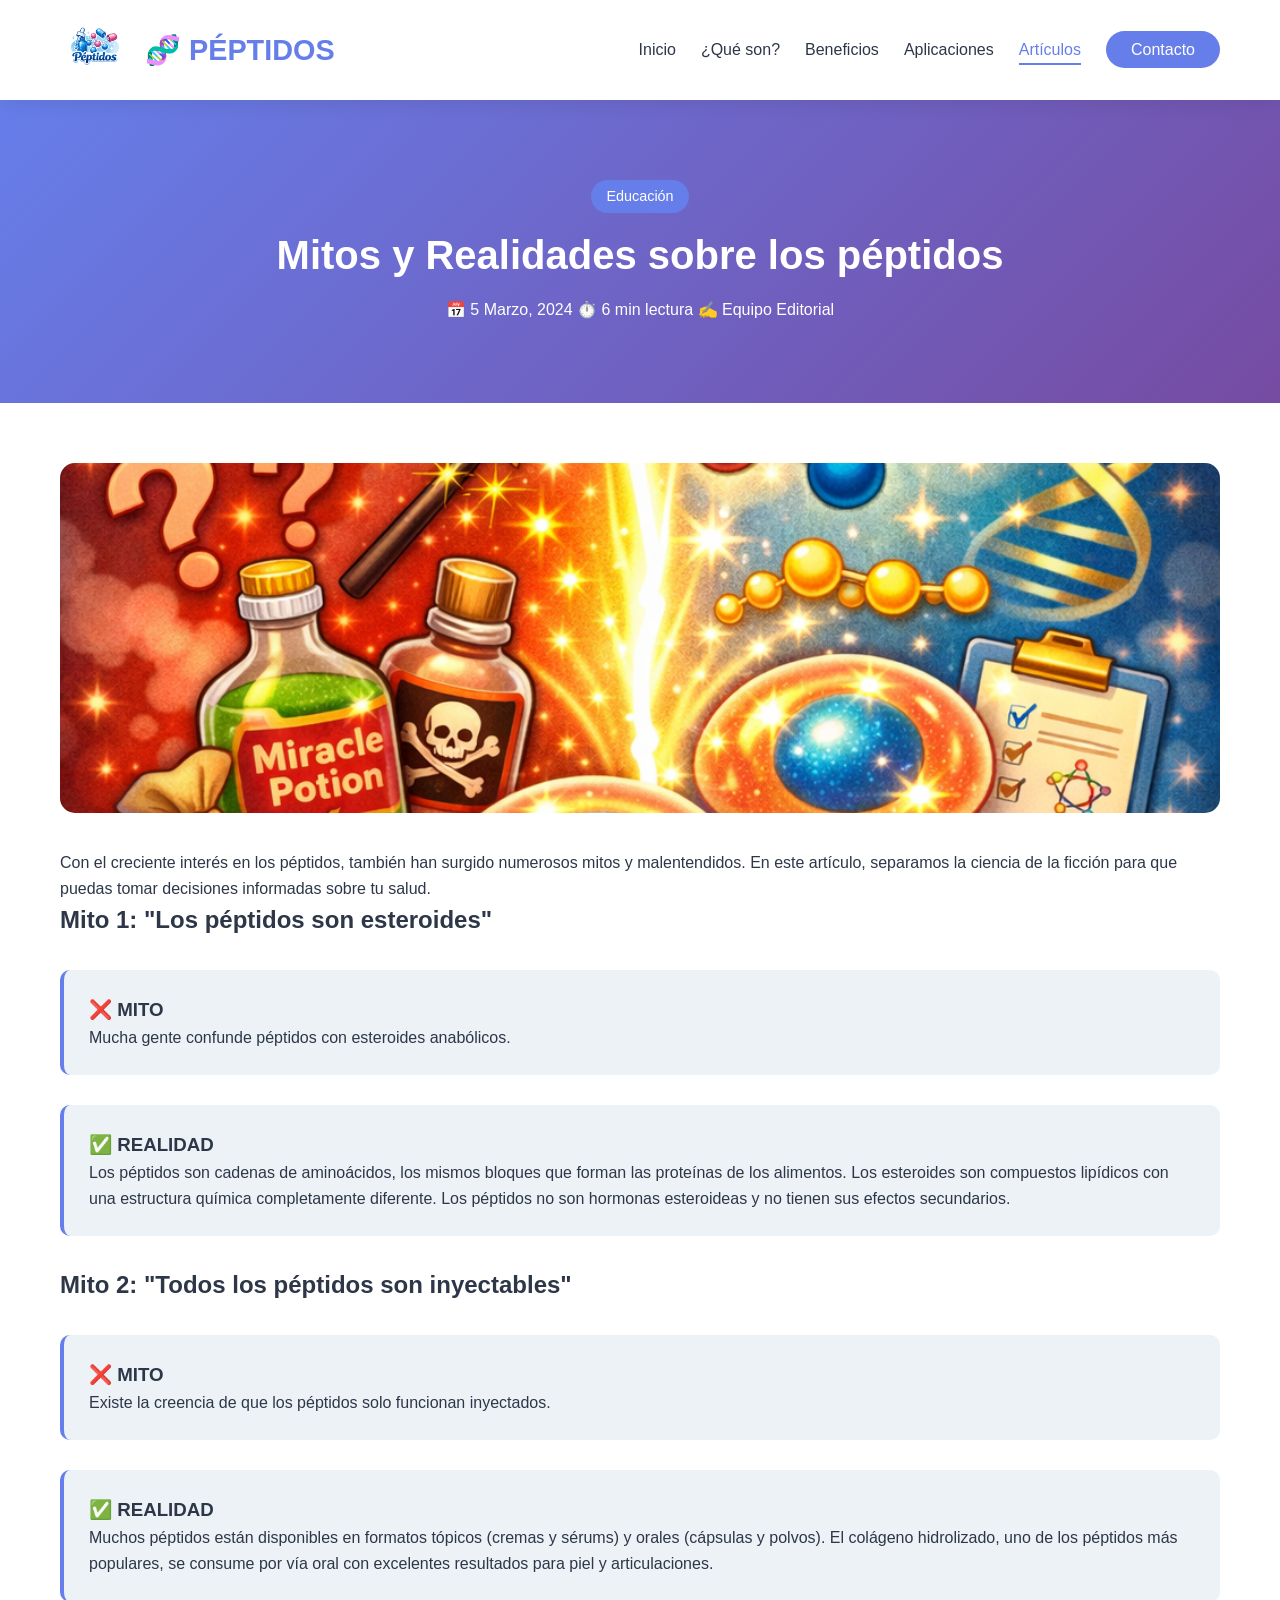
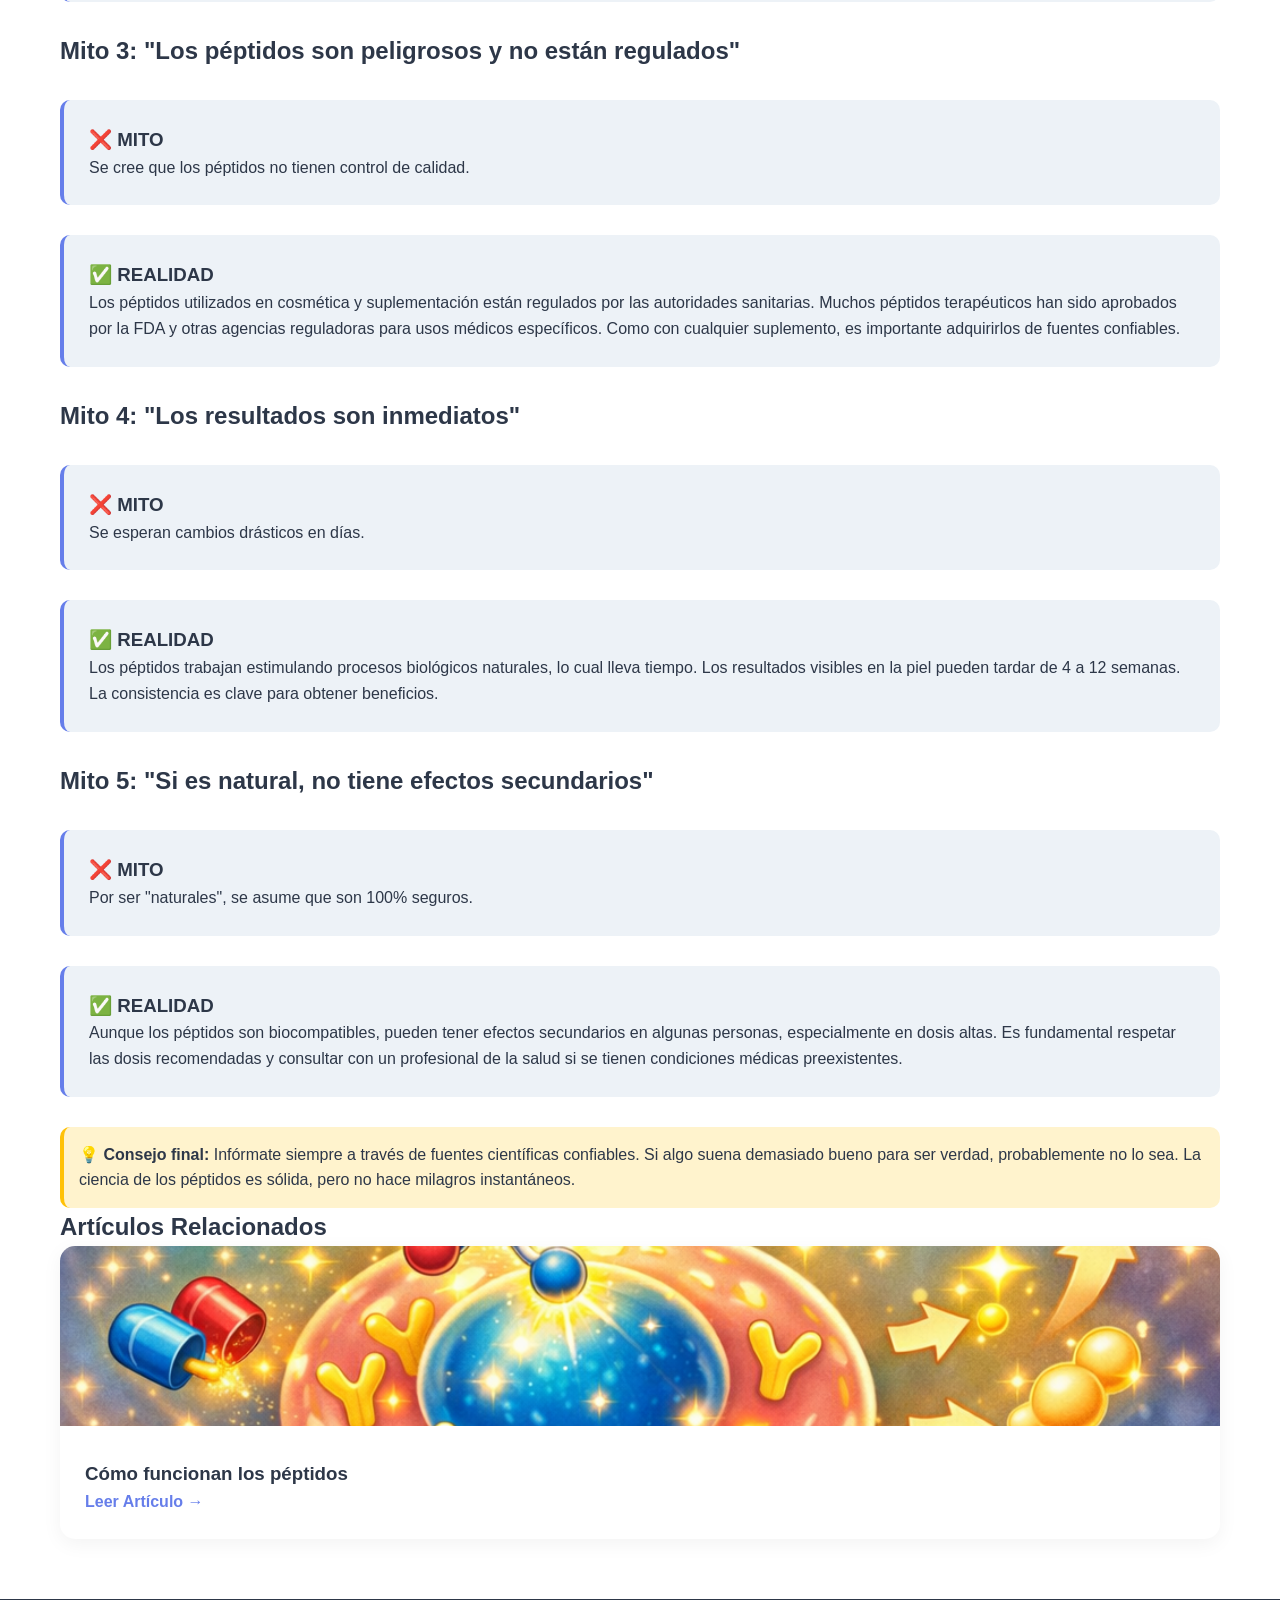
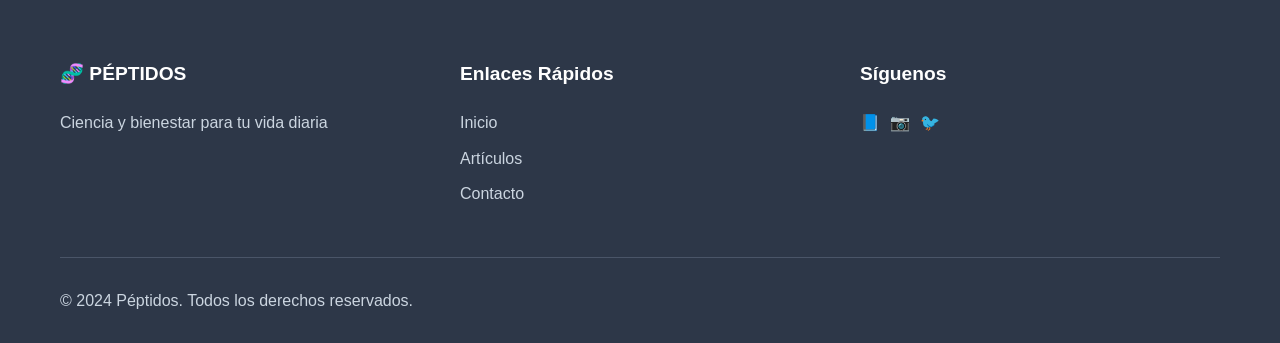
<file: articulos/articulosmitos-realidades.html>
<!DOCTYPE html>
<html lang="es">
<head>
    <meta charset="UTF-8">
    <meta name="viewport" content="width=device-width, initial-scale=1.0">
    <title>Mitos y Realidades sobre los Péptidos | Desmintiendo Creencias</title>
    <link rel="stylesheet" href="../styles.css">
</head>
<body>
    <nav class="navbar">
        <div class="container nav-container">
            <a href="../index.html" class="nav-logo">
 <img src= "../images/logo.png" alt="Logo" class="logo-img">
                <span>🧬 PÉPTIDOS</span>
            </a>
            <ul class="nav-menu">
                <li><a href="../index.html">Inicio</a></li>
                <li><a href="../que-son-peptidos.html">¿Qué son?</a></li>
                <li><a href="../beneficios.html">Beneficios</a></li>
                <li><a href="../aplicaciones.html">Aplicaciones</a></li>
                <li><a href="../articulos.html" class="active">Artículos</a></li>
                <li><a href="../contacto.html" class="btn-nav">Contacto</a></li>
            </ul>
            <div class="hamburger">
                <span></span>
                <span></span>
                <span></span>
            </div>
        </div>
    </nav>

    <header class="page-header">
        <div class="container">
            <span class="article-category">Educación</span>
            <h1>Mitos y Realidades sobre los péptidos</h1>
            <div class="article-meta-header">
                <span>📅 5 Marzo, 2024</span>
                <span>⏱️ 6 min lectura</span>
                <span>✍️ Equipo Editorial</span>
            </div>
        </div>
    </header>

    <main class="page-content">
        <div class="container">
            <article class="content-article">
                <img src="../images/articulo3.png" alt="Mitos y Realidades" class="article-main-img">
                
                <p>Con el creciente interés en los péptidos, también han surgido numerosos mitos y malentendidos. En este artículo, separamos la ciencia de la ficción para que puedas tomar decisiones informadas sobre tu salud.</p>

                <h2>Mito 1: "Los péptidos son esteroides"</h2>
                <div class="info-box">
                    <h3>❌ MITO</h3>
                    <p>Mucha gente confunde péptidos con esteroides anabólicos.</p>
                </div>
                <div class="info-box">
                    <h3>✅ REALIDAD</h3>
                    <p>Los péptidos son cadenas de aminoácidos, los mismos bloques que forman las proteínas de los alimentos. Los esteroides son compuestos lipídicos con una estructura química completamente diferente. Los péptidos no son hormonas esteroideas y no tienen sus efectos secundarios.</p>
                </div>

                <h2>Mito 2: "Todos los péptidos son inyectables"</h2>
                <div class="info-box">
                    <h3>❌ MITO</h3>
                    <p>Existe la creencia de que los péptidos solo funcionan inyectados.</p>
                </div>
                <div class="info-box">
                    <h3>✅ REALIDAD</h3>
                    <p>Muchos péptidos están disponibles en formatos tópicos (cremas y sérums) y orales (cápsulas y polvos). El colágeno hidrolizado, uno de los péptidos más populares, se consume por vía oral con excelentes resultados para piel y articulaciones.</p>
                </div>

                <h2>Mito 3: "Los péptidos son peligrosos y no están regulados"</h2>
                <div class="info-box">
                    <h3>❌ MITO</h3>
                    <p>Se cree que los péptidos no tienen control de calidad.</p>
                </div>
                <div class="info-box">
                    <h3>✅ REALIDAD</h3>
                    <p>Los péptidos utilizados en cosmética y suplementación están regulados por las autoridades sanitarias. Muchos péptidos terapéuticos han sido aprobados por la FDA y otras agencias reguladoras para usos médicos específicos. Como con cualquier suplemento, es importante adquirirlos de fuentes confiables.</p>
                </div>

                <h2>Mito 4: "Los resultados son inmediatos"</h2>
                <div class="info-box">
                    <h3>❌ MITO</h3>
                    <p>Se esperan cambios drásticos en días.</p>
                </div>
                <div class="info-box">
                    <h3>✅ REALIDAD</h3>
                    <p>Los péptidos trabajan estimulando procesos biológicos naturales, lo cual lleva tiempo. Los resultados visibles en la piel pueden tardar de 4 a 12 semanas. La consistencia es clave para obtener beneficios.</p>
                </div>

                <h2>Mito 5: "Si es natural, no tiene efectos secundarios"</h2>
                <div class="info-box">
                    <h3>❌ MITO</h3>
                    <p>Por ser "naturales", se asume que son 100% seguros.</p>
                </div>
                <div class="info-box">
                    <h3>✅ REALIDAD</h3>
                    <p>Aunque los péptidos son biocompatibles, pueden tener efectos secundarios en algunas personas, especialmente en dosis altas. Es fundamental respetar las dosis recomendadas y consultar con un profesional de la salud si se tienen condiciones médicas preexistentes.</p>
                </div>

                <div class="tip-box">
                    <strong>💡 Consejo final:</strong> Infórmate siempre a través de fuentes científicas confiables. Si algo suena demasiado bueno para ser verdad, probablemente no lo sea. La ciencia de los péptidos es sólida, pero no hace milagros instantáneos.
                </div>
            </article>

            <section class="related-articles">
                <h2>Artículos Relacionados</h2>
                <div class="articles-grid">
                    <article class="article-card">
                        <img src="../images/articulo1.png" alt="Cómo funcionan">
                        <div class="article-card-content">
                            <h3>Cómo funcionan los péptidos</h3>
                            <a href="articuloscomo-funcionan-peptidos.html" class="read-more">Leer Artículo →</a>
                        </div>
                    </article>
                </div>
            </section>
        </div>
    </main>

    <footer class="footer">
        <div class="container">
            <div class="footer-grid">
                <div class="footer-col">
                    <h4>🧬 PÉPTIDOS</h4>
                    <p>Ciencia y bienestar para tu vida diaria</p>
                </div>
                <div class="footer-col">
                    <h4>Enlaces Rápidos</h4>
                    <ul>
                        <li><a href="../index.html">Inicio</a></li>
                        <li><a href="../articulos.html">Artículos</a></li>
                        <li><a href="../contacto.html">Contacto</a></li>
                    </ul>
                </div>
                <div class="footer-col">
                    <h4>Síguenos</h4>
                    <div class="social-links">
                        <a href="#">📘</a>
                        <a href="#">📷</a>
                        <a href="#">🐦</a>
                    </div>
                </div>
            </div>
            <div class="footer-bottom">
                <p>&copy; 2024 Péptidos. Todos los derechos reservados.</p>
            </div>
        </div>
    </footer>

    <script>
        const hamburger = document.querySelector('.hamburger');
        const navMenu = document.querySelector('.nav-menu');
        hamburger.addEventListener('click', () => {
            hamburger.classList.toggle('active');
            navMenu.classList.toggle('active');
        });
    </script>
</body>
</html>
</file>
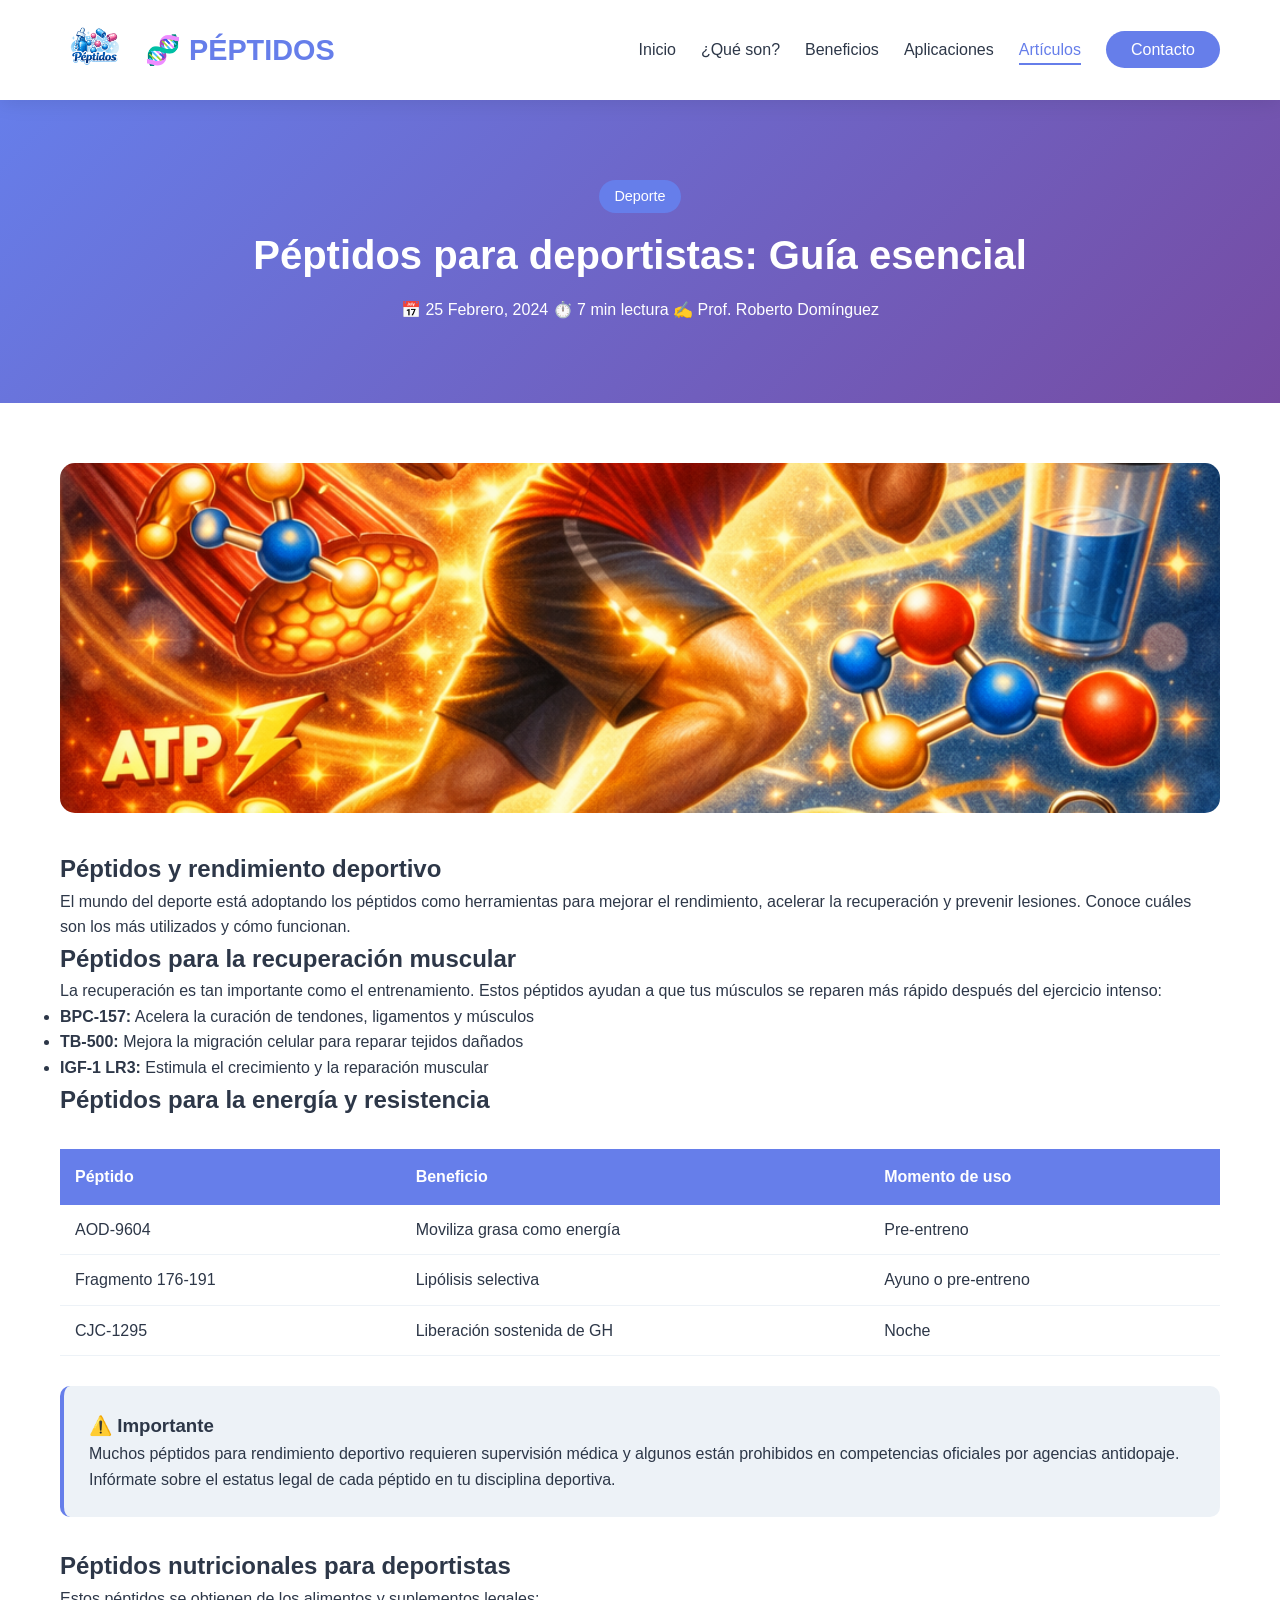
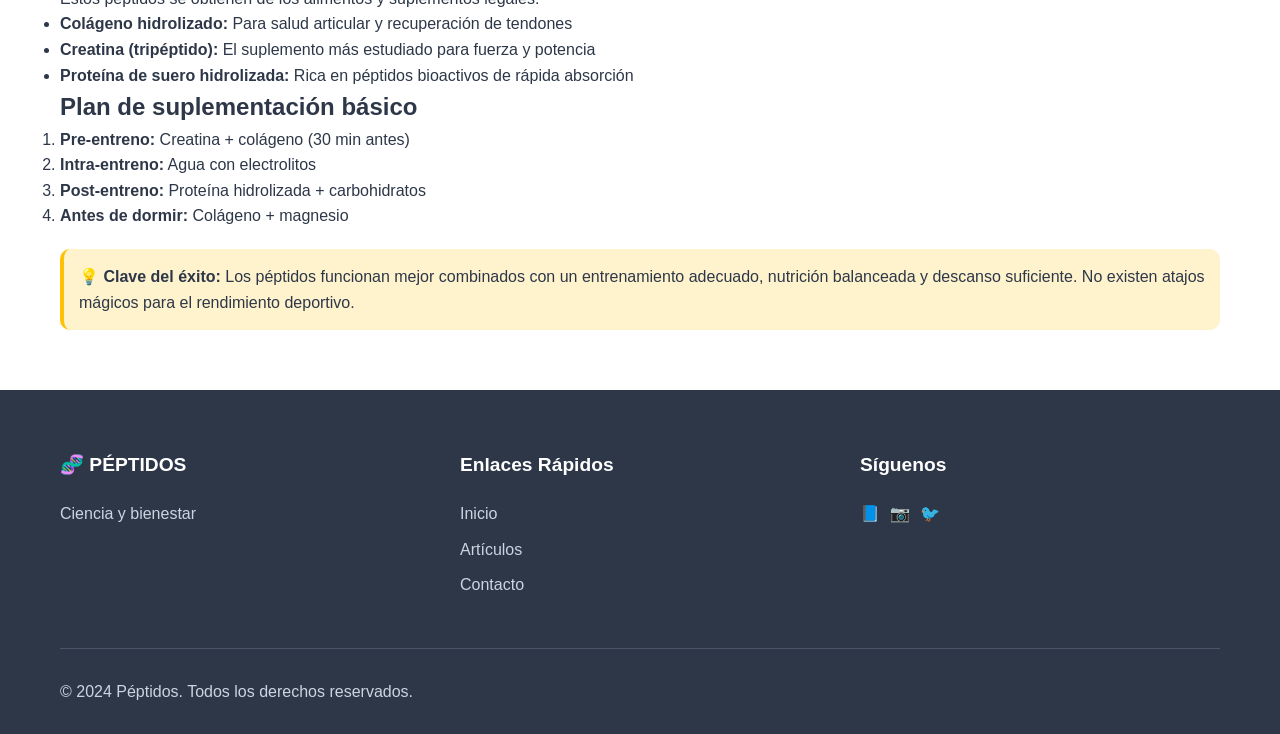
<file: articulos/articulospeptidos-deportistas.html>
<!DOCTYPE html>
<html lang="es">
<head>
    <meta charset="UTF-8">
    <meta name="viewport" content="width=device-width, initial-scale=1.0">
    <title>Péptidos para Deportistas | Rendimiento y Recuperación</title>
    <link rel="stylesheet" href="../styles.css">
</head>
<body>
    <nav class="navbar">
        <div class="container nav-container">
            <a href="../index.html" class="nav-logo">
 <img src= "../images/logo.png" alt="Logo" class="logo-img">
                <span>🧬 PÉPTIDOS</span>
            </a>
            <ul class="nav-menu">
                <li><a href="../index.html">Inicio</a></li>
                <li><a href="../que-son-peptidos.html">¿Qué son?</a></li>
                <li><a href="../beneficios.html">Beneficios</a></li>
                <li><a href="../aplicaciones.html">Aplicaciones</a></li>
                <li><a href="../articulos.html" class="active">Artículos</a></li>
                <li><a href="../contacto.html" class="btn-nav">Contacto</a></li>
            </ul>
            <div class="hamburger">
                <span></span>
                <span></span>
                <span></span>
            </div>
        </div>
    </nav>

    <header class="page-header">
        <div class="container">
            <span class="article-category">Deporte</span>
            <h1>Péptidos para deportistas: Guía esencial</h1>
            <div class="article-meta-header">
                <span>📅 25 Febrero, 2024</span>
                <span>⏱️ 7 min lectura</span>
                <span>✍️ Prof. Roberto Domínguez</span>
            </div>
        </div>
    </header>

    <main class="page-content">
        <div class="container">
            <article class="content-article">
                <img src="../images/articulo5.png" alt="Péptidos para deportistas" class="article-main-img">
                
                <h2>Péptidos y rendimiento deportivo</h2>
                <p>El mundo del deporte está adoptando los péptidos como herramientas para mejorar el rendimiento, acelerar la recuperación y prevenir lesiones. Conoce cuáles son los más utilizados y cómo funcionan.</p>

                <h2>Péptidos para la recuperación muscular</h2>
                <p>La recuperación es tan importante como el entrenamiento. Estos péptidos ayudan a que tus músculos se reparen más rápido después del ejercicio intenso:</p>
                <ul>
                    <li><strong>BPC-157:</strong> Acelera la curación de tendones, ligamentos y músculos</li>
                    <li><strong>TB-500:</strong> Mejora la migración celular para reparar tejidos dañados</li>
                    <li><strong>IGF-1 LR3:</strong> Estimula el crecimiento y la reparación muscular</li>
                </ul>

                <h2>Péptidos para la energía y resistencia</h2>
                <table class="peptides-table">
                    <thead>
                        <tr>
                            <th>Péptido</th>
                            <th>Beneficio</th>
                            <th>Momento de uso</th>
                        </tr>
                    </thead>
                    <tbody>
                        <tr>
                            <td>AOD-9604</td>
                            <td>Moviliza grasa como energía</td>
                            <td>Pre-entreno</td>
                        </tr>
                        <tr>
                            <td>Fragmento 176-191</td>
                            <td>Lipólisis selectiva</td>
                            <td>Ayuno o pre-entreno</td>
                        </tr>
                        <tr>
                            <td>CJC-1295</td>
                            <td>Liberación sostenida de GH</td>
                            <td>Noche</td>
                        </tr>
                    </tbody>
                </table>

                <div class="info-box">
                    <h3>⚠️ Importante</h3>
                    <p>Muchos péptidos para rendimiento deportivo requieren supervisión médica y algunos están prohibidos en competencias oficiales por agencias antidopaje. Infórmate sobre el estatus legal de cada péptido en tu disciplina deportiva.</p>
                </div>

                <h2>Péptidos nutricionales para deportistas</h2>
                <p>Estos péptidos se obtienen de los alimentos y suplementos legales:</p>
                <ul>
                    <li><strong>Colágeno hidrolizado:</strong> Para salud articular y recuperación de tendones</li>
                    <li><strong>Creatina (tripéptido):</strong> El suplemento más estudiado para fuerza y potencia</li>
                    <li><strong>Proteína de suero hidrolizada:</strong> Rica en péptidos bioactivos de rápida absorción</li>
                </ul>

                <h2>Plan de suplementación básico</h2>
                <ol>
                    <li><strong>Pre-entreno:</strong> Creatina + colágeno (30 min antes)</li>
                    <li><strong>Intra-entreno:</strong> Agua con electrolitos</li>
                    <li><strong>Post-entreno:</strong> Proteína hidrolizada + carbohidratos</li>
                    <li><strong>Antes de dormir:</strong> Colágeno + magnesio</li>
                </ol>

                <div class="tip-box">
                    <strong>💡 Clave del éxito:</strong> Los péptidos funcionan mejor combinados con un entrenamiento adecuado, nutrición balanceada y descanso suficiente. No existen atajos mágicos para el rendimiento deportivo.
                </div>
            </article>
        </div>
    </main>

    <footer class="footer">
        <div class="container">
            <div class="footer-grid">
                <div class="footer-col">
                    <h4>🧬 PÉPTIDOS</h4>
                    <p>Ciencia y bienestar</p>
                </div>
                <div class="footer-col">
                    <h4>Enlaces Rápidos</h4>
                    <ul>
                        <li><a href="../index.html">Inicio</a></li>
                        <li><a href="../articulos.html">Artículos</a></li>
                        <li><a href="../contacto.html">Contacto</a></li>
                    </ul>
                </div>
                <div class="footer-col">
                    <h4>Síguenos</h4>
                    <div class="social-links">
                        <a href="#">📘</a>
                        <a href="#">📷</a>
                        <a href="#">🐦</a>
                    </div>
                </div>
            </div>
            <div class="footer-bottom">
                <p>&copy; 2024 Péptidos. Todos los derechos reservados.</p>
            </div>
        </div>
    </footer>

    <script>
        const hamburger = document.querySelector('.hamburger');
        const navMenu = document.querySelector('.nav-menu');
        hamburger.addEventListener('click', () => {
            hamburger.classList.toggle('active');
            navMenu.classList.toggle('active');
        });
    </script>
</body>
</html>
</file>
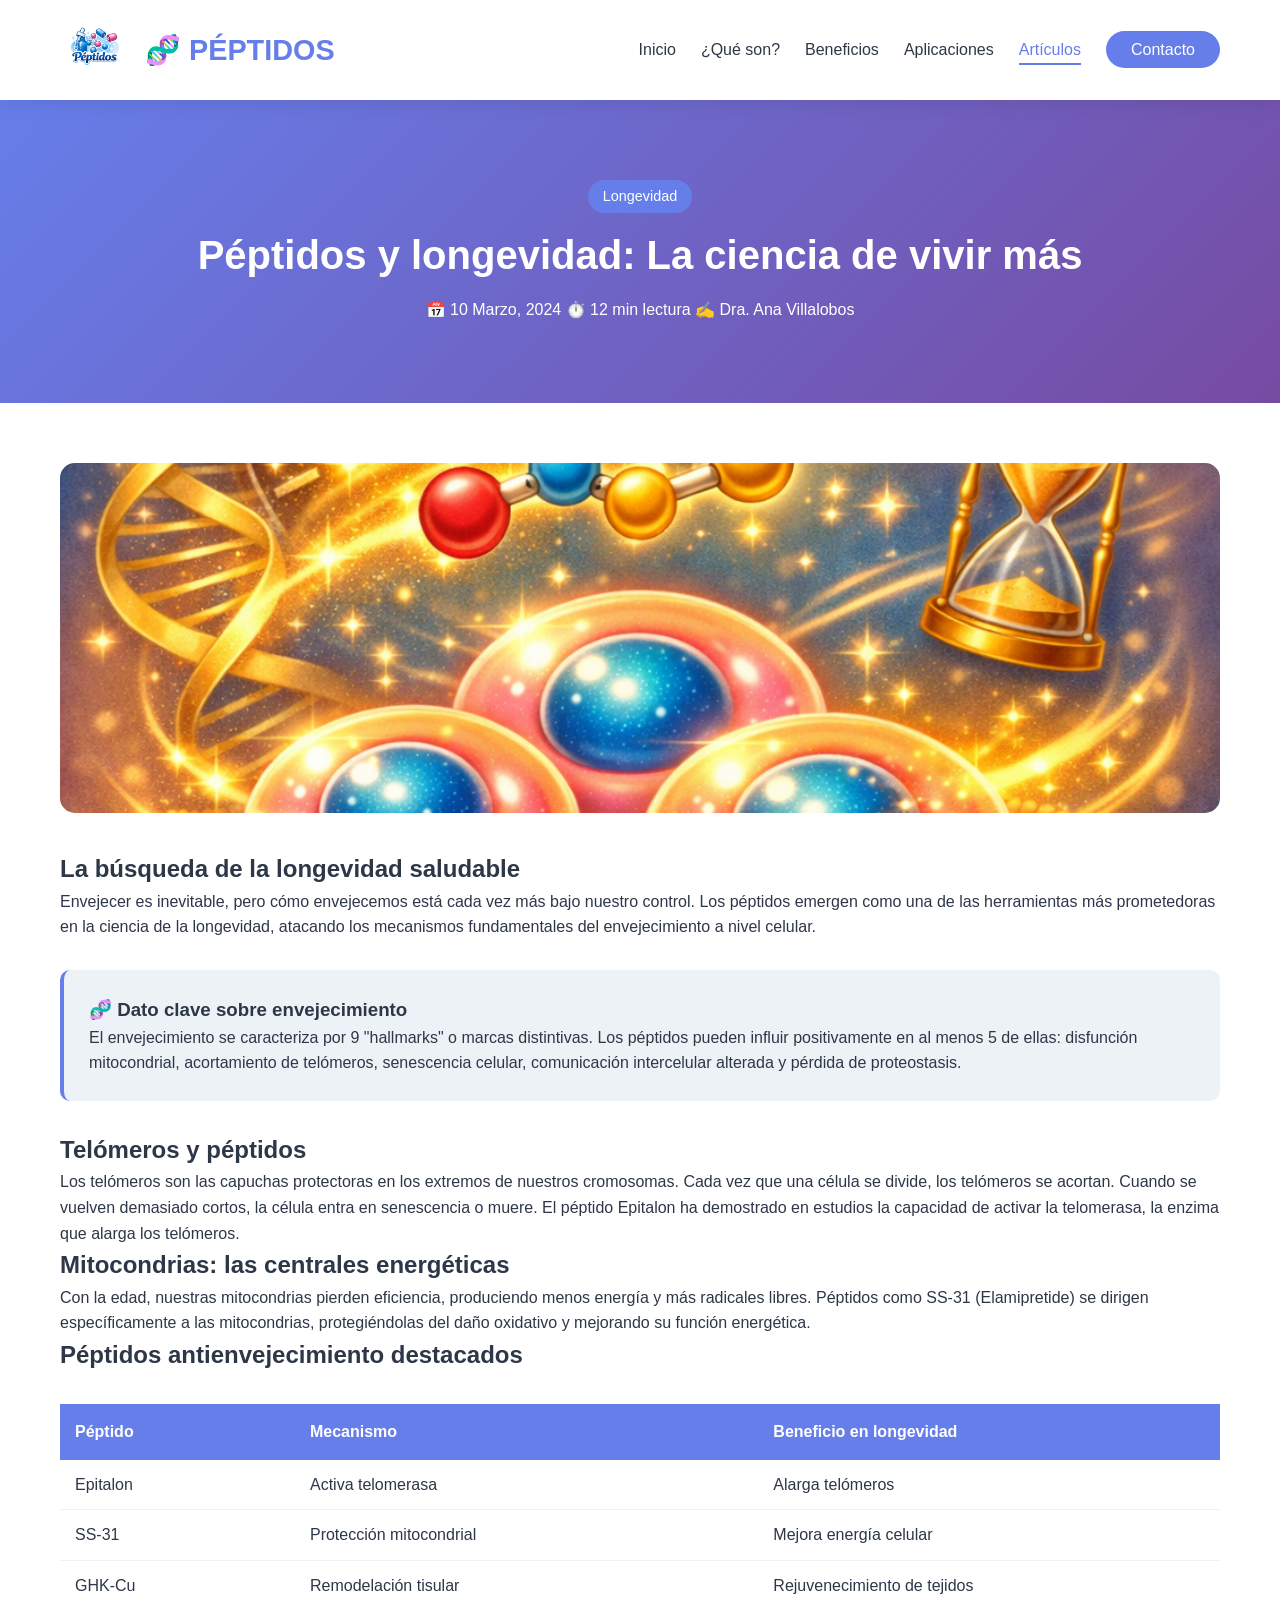
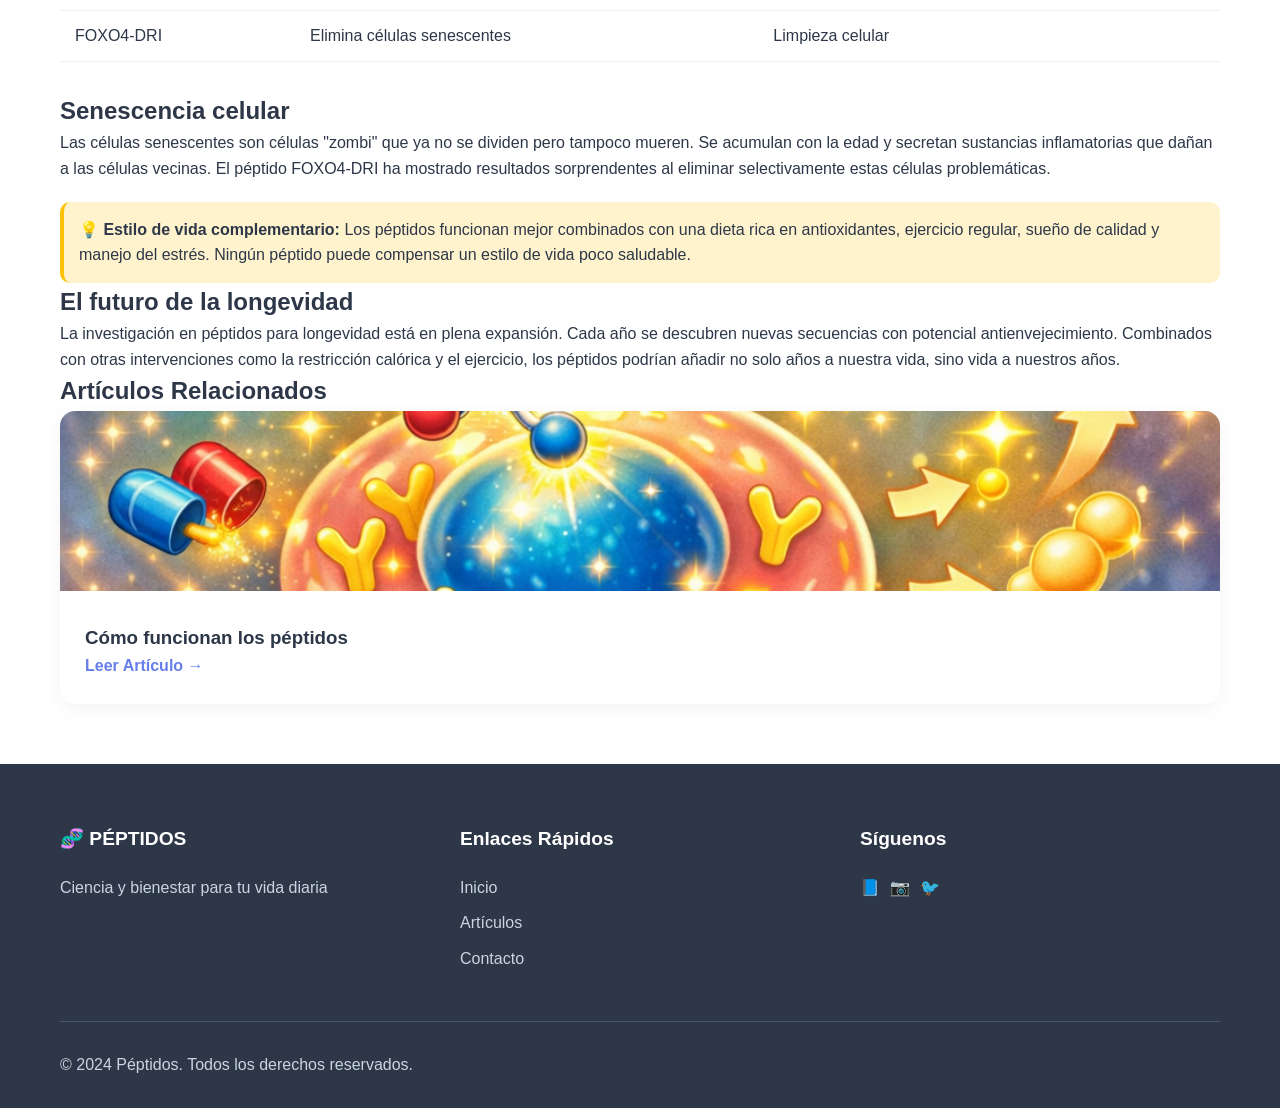
<file: articulos/articulospeptidos-longevidad.html>
<!DOCTYPE html>
<html lang="es">
<head>
    <meta charset="UTF-8">
    <meta name="viewport" content="width=device-width, initial-scale=1.0">
    <title>Péptidos y Longevidad | Ciencia de Vivir Más</title>
    <link rel="stylesheet" href="../styles.css">
</head>
<body>
    <nav class="navbar">
        <div class="container nav-container">
            <a href="../index.html" class="nav-logo">
 <img src= "../images/logo.png" alt="Logo" class="logo-img">
                <span>🧬 PÉPTIDOS</span>
            </a>
            <ul class="nav-menu">
                <li><a href="../index.html">Inicio</a></li>
                <li><a href="../que-son-peptidos.html">¿Qué son?</a></li>
                <li><a href="../beneficios.html">Beneficios</a></li>
                <li><a href="../aplicaciones.html">Aplicaciones</a></li>
                <li><a href="../articulos.html" class="active">Artículos</a></li>
                <li><a href="../contacto.html" class="btn-nav">Contacto</a></li>
            </ul>
            <div class="hamburger">
                <span></span>
                <span></span>
                <span></span>
            </div>
        </div>
    </nav>

    <header class="page-header">
        <div class="container">
            <span class="article-category">Longevidad</span>
            <h1>Péptidos y longevidad: La ciencia de vivir más</h1>
            <div class="article-meta-header">
                <span>📅 10 Marzo, 2024</span>
                <span>⏱️ 12 min lectura</span>
                <span>✍️ Dra. Ana Villalobos</span>
            </div>
        </div>
    </header>

    <main class="page-content">
        <div class="container">
            <article class="content-article">
                <img src="../images/articulo2.png" alt="Péptidos y longevidad" class="article-main-img">
                
                <h2>La búsqueda de la longevidad saludable</h2>
                <p>Envejecer es inevitable, pero cómo envejecemos está cada vez más bajo nuestro control. Los péptidos emergen como una de las herramientas más prometedoras en la ciencia de la longevidad, atacando los mecanismos fundamentales del envejecimiento a nivel celular.</p>

                <div class="info-box">
                    <h3>🧬 Dato clave sobre envejecimiento</h3>
                    <p>El envejecimiento se caracteriza por 9 "hallmarks" o marcas distintivas. Los péptidos pueden influir positivamente en al menos 5 de ellas: disfunción mitocondrial, acortamiento de telómeros, senescencia celular, comunicación intercelular alterada y pérdida de proteostasis.</p>
                </div>

                <h2>Telómeros y péptidos</h2>
                <p>Los telómeros son las capuchas protectoras en los extremos de nuestros cromosomas. Cada vez que una célula se divide, los telómeros se acortan. Cuando se vuelven demasiado cortos, la célula entra en senescencia o muere. El péptido Epitalon ha demostrado en estudios la capacidad de activar la telomerasa, la enzima que alarga los telómeros.</p>

                <h2>Mitocondrias: las centrales energéticas</h2>
                <p>Con la edad, nuestras mitocondrias pierden eficiencia, produciendo menos energía y más radicales libres. Péptidos como SS-31 (Elamipretide) se dirigen específicamente a las mitocondrias, protegiéndolas del daño oxidativo y mejorando su función energética.</p>

                <h2>Péptidos antienvejecimiento destacados</h2>
                <table class="peptides-table">
                    <thead>
                        <tr>
                            <th>Péptido</th>
                            <th>Mecanismo</th>
                            <th>Beneficio en longevidad</th>
                        </tr>
                    </thead>
                    <tbody>
                        <tr>
                            <td>Epitalon</td>
                            <td>Activa telomerasa</td>
                            <td>Alarga telómeros</td>
                        </tr>
                        <tr>
                            <td>SS-31</td>
                            <td>Protección mitocondrial</td>
                            <td>Mejora energía celular</td>
                        </tr>
                        <tr>
                            <td>GHK-Cu</td>
                            <td>Remodelación tisular</td>
                            <td>Rejuvenecimiento de tejidos</td>
                        </tr>
                        <tr>
                            <td>FOXO4-DRI</td>
                            <td>Elimina células senescentes</td>
                            <td>Limpieza celular</td>
                        </tr>
                    </tbody>
                </table>

                <h2>Senescencia celular</h2>
                <p>Las células senescentes son células "zombi" que ya no se dividen pero tampoco mueren. Se acumulan con la edad y secretan sustancias inflamatorias que dañan a las células vecinas. El péptido FOXO4-DRI ha mostrado resultados sorprendentes al eliminar selectivamente estas células problemáticas.</p>

                <div class="tip-box">
                    <strong>💡 Estilo de vida complementario:</strong> Los péptidos funcionan mejor combinados con una dieta rica en antioxidantes, ejercicio regular, sueño de calidad y manejo del estrés. Ningún péptido puede compensar un estilo de vida poco saludable.
                </div>

                <h2>El futuro de la longevidad</h2>
                <p>La investigación en péptidos para longevidad está en plena expansión. Cada año se descubren nuevas secuencias con potencial antienvejecimiento. Combinados con otras intervenciones como la restricción calórica y el ejercicio, los péptidos podrían añadir no solo años a nuestra vida, sino vida a nuestros años.</p>
            </article>

            <section class="related-articles">
                <h2>Artículos Relacionados</h2>
                <div class="articles-grid">
                    <article class="article-card">
                        <img src="../images/articulo1.png" alt="Cómo funcionan">
                        <div class="article-card-content">
                            <h3>Cómo funcionan los péptidos</h3>
                            <a href="articuloscomo-funcionan-peptidos.html" class="read-more">Leer Artículo →</a>
                        </div>
                    </article>
                </div>
            </section>
        </div>
    </main>

    <footer class="footer">
        <div class="container">
            <div class="footer-grid">
                <div class="footer-col">
                    <h4>🧬 PÉPTIDOS</h4>
                    <p>Ciencia y bienestar para tu vida diaria</p>
                </div>
                <div class="footer-col">
                    <h4>Enlaces Rápidos</h4>
                    <ul>
                        <li><a href="../index.html">Inicio</a></li>
                        <li><a href="../articulos.html">Artículos</a></li>
                        <li><a href="../contacto.html">Contacto</a></li>
                    </ul>
                </div>
                <div class="footer-col">
                    <h4>Síguenos</h4>
                    <div class="social-links">
                        <a href="#">📘</a>
                        <a href="#">📷</a>
                        <a href="#">🐦</a>
                    </div>
                </div>
            </div>
            <div class="footer-bottom">
                <p>&copy; 2024 Péptidos. Todos los derechos reservados.</p>
            </div>
        </div>
    </footer>

    <script>
        const hamburger = document.querySelector('.hamburger');
        const navMenu = document.querySelector('.nav-menu');
        hamburger.addEventListener('click', () => {
            hamburger.classList.toggle('active');
            navMenu.classList.toggle('active');
        });
    </script>
</body>
</html>
</file>
<file: styles.css>
/* ============================================
   RESET & VARIABLES
   ============================================ */
* {
    margin: 0;
    padding: 0;
    box-sizing: border-box;
}

:root {
    --primary: #667eea;
    --primary-dark: #5a67d8;
    --secondary: #764ba2;
    --dark: #2d3748;
    --gray: #718096;
    --light-gray: #edf2f7;
    --white: #ffffff;
}

body {
    font-family: 'Segoe UI', Tahoma, Geneva, Verdana, sans-serif;
    line-height: 1.6;
    color: var(--dark);
    background-color: var(--white);
}

.container {
    max-width: 1200px;
    margin: 0 auto;
    padding: 0 20px;
}

/* ============================================
   NAVEGACIÓN
   ============================================ */
.navbar {
    background: var(--white);
    box-shadow: 0 2px 20px rgba(0,0,0,0.1);
    position: sticky;
    top: 0;
    z-index: 1000;
    padding: 15px 0;
}

.nav-container {
    display: flex;
    justify-content: space-between;
    align-items: center;
}

.nav-logo {
    display: flex;
    align-items: center;
    gap: 15px; /* Aumentado de 10px */
    text-decoration: none;
    font-size: 1.8em; /* Aumentado de 1.5em */
    font-weight: 700;
    color: var(--primary);
}

.logo-img {
    width: 70px; /* Aumentado considerablemente */
    height: 70px; /* Aumentado considerablemente */
}

.nav-menu {
    display: flex;
    list-style: none;
    gap: 25px;
    align-items: center;
}

.nav-menu a {
    text-decoration: none;
    color: var(--dark);
    font-weight: 500;
    transition: color 0.3s ease;
    padding: 5px 0;
    border-bottom: 2px solid transparent;
}

.nav-menu a:hover,
.nav-menu a.active {
    color: var(--primary);
    border-bottom-color: var(--primary);
}

.btn-nav {
    background: var(--primary);
    color: var(--white) !important;
    padding: 10px 25px !important;
    border-radius: 25px;
    border-bottom: none !important;
}

.btn-nav:hover {
    background: var(--primary-dark);
    transform: translateY(-2px);
}

/* Hamburguesa */
.hamburger {
    display: none;
    flex-direction: column;
    cursor: pointer;
    gap: 5px;
}

.hamburger span {
    width: 25px;
    height: 3px;
    background: var(--dark);
    transition: all 0.3s ease;
}

/* ============================================
   HERO
   ============================================ */
.hero {
    background: linear-gradient(135deg, var(--primary) 0%, var(--secondary) 100%);
    color: var(--white);
    padding: 120px 20px;
    text-align: center;
}

.hero h1 {
    font-size: 3em;
    margin-bottom: 20px;
    font-weight: 700;
}

.hero-subtitle {
    font-size: 1.3em;
    opacity: 0.9;
    margin-bottom: 40px;
}

.hero-buttons {
    display: flex;
    gap: 20px;
    justify-content: center;
    flex-wrap: wrap;
}

/* ============================================
   BOTONES
   ============================================ */
.btn {
    display: inline-block;
    padding: 15px 35px;
    border-radius: 30px;
    text-decoration: none;
    font-weight: 600;
    transition: all 0.3s ease;
    text-transform: uppercase;
    letter-spacing: 1px;
    cursor: pointer;
}

.btn-primary {
    background: var(--white);
    color: var(--primary);
}

.btn-primary:hover {
    transform: translateY(-3px);
    box-shadow: 0 10px 20px rgba(0,0,0,0.2);
}

.btn-secondary {
    background: transparent;
    color: var(--white);
    border: 2px solid var(--white);
}

.btn-secondary:hover {
    background: var(--white);
    color: var(--primary);
    transform: translateY(-3px);
}

/* ============================================
   SECTIONS COMUNES
   ============================================ */
.section-title {
    text-align: center;
    font-size: 2.5em;
    margin-bottom: 50px;
    color: var(--dark);
}

.section-title::after {
    content: '';
    display: block;
    width: 80px;
    height: 4px;
    background: var(--primary);
    margin: 20px auto 0;
    border-radius: 2px;
}

/* ============================================
   FEATURES (Pagina Inicio)
   ============================================ */
.features {
    padding: 80px 20px;
}

.features-grid {
    display: grid;
    grid-template-columns: repeat(auto-fit, minmax(250px, 1fr));
    gap: 30px;
}

.feature-card {
    text-align: center;
    padding: 40px 30px;
    border-radius: 15px;
    transition: all 0.3s ease;
    background: var(--light-gray);
}

.feature-card:hover {
    transform: translateY(-10px);
    box-shadow: 0 15px 30px rgba(0,0,0,0.1);
    background: var(--white);
}

.feature-icon {
    font-size: 2.5em;
    margin-bottom: 20px;
}

.feature-card h3 {
    color: var(--primary);
    margin-bottom: 15px;
}

.card-link {
    display: inline-block;
    margin-top: 15px;
    color: var(--primary);
    text-decoration: none;
    font-weight: 600;
}

/* ============================================
   QUICK APPS (Inicio)
   ============================================ */
.quick-apps {
    padding: 80px 20px;
    background: var(--light-gray);
}

.quick-apps-grid {
    display: grid;
    grid-template-columns: repeat(auto-fit, minmax(250px, 1fr));
    gap: 30px;
}

.quick-app-item {
    text-align: center;
    text-decoration: none;
    color: var(--dark);
    background: var(--white);
    border-radius: 15px;
    overflow: hidden;
    transition: all 0.3s ease;
}

.quick-app-item:hover {
    transform: translateY(-10px);
    box-shadow: 0 15px 30px rgba(0,0,0,0.15);
}

.quick-app-item img {
    width: 100%;
    height: 160px;
    object-fit: cover;
}

.quick-app-item h3 {
    padding: 20px;
    color: var(--primary);
}

/* ============================================
   PAGE HEADERS (Todas las páginas internas)
   ============================================ */
.page-header {
    background: linear-gradient(135deg, var(--primary) 0%, var(--secondary) 100%);
    color: var(--white);
    padding: 80px 20px;
    text-align: center;
}

.page-header h1 {
    font-size: 2.5em;
    margin-bottom: 10px;
}

.page-header p {
    font-size: 1.2em;
    opacity: 0.9;
}

/* ============================================
   PAGE CONTENT
   ============================================ */
.page-content {
    padding: 60px 20px;
}

/* ============================================
   CONTENT ARTICLE (¿Qué son? - Beneficios)
   ============================================ */
.article-main-img {
    width: 100%;
    max-height: 350px;
    object-fit: cover;
    border-radius: 15px;
    margin-bottom: 30px;
}

.info-box {
    background: var(--light-gray);
    padding: 25px;
    border-radius: 10px;
    border-left: 4px solid var(--primary);
    margin: 30px 0;
}

/* Types Grid */
.types-grid {
    display: grid;
    grid-template-columns: repeat(auto-fit, minmax(250px, 1fr));
    gap: 25px;
    margin: 30px 0;
}

.type-card {
    background: var(--light-gray);
    padding: 30px;
    border-radius: 15px;
}

.type-card h3 {
    color: var(--primary);
    margin-bottom: 10px;
}

.type-card ul {
    list-style-position: inside;
    margin-top: 10px;
}

/* Tabla de péptidos */
.peptides-table {
    width: 100%;
    border-collapse: collapse;
    margin: 30px 0;
}

.peptides-table th {
    background: var(--primary);
    color: var(--white);
    padding: 15px;
    text-align: left;
}

.peptides-table td {
    padding: 12px 15px;
    border-bottom: 1px solid var(--light-gray);
}

.peptides-table tr:hover {
    background: var(--light-gray);
}

/* ============================================
   BENEFITS DETAILED (Beneficios)
   ============================================ */
.benefit-section {
    margin-bottom: 60px;
}

.benefit-content {
    display: grid;
    grid-template-columns: 1fr 1fr;
    gap: 40px;
    align-items: center;
}

.benefit-content.reverse {
    direction: rtl;
}

.benefit-content.reverse .benefit-text {
    direction: ltr;
}

.benefit-text h2 {
    font-size: 2em;
    color: var(--primary);
    margin-bottom: 20px;
}

.benefit-text ul {
    list-style: none;
    margin: 15px 0;
}

.benefit-text ul li {
    padding: 8px 0;
    padding-left: 20px;
    position: relative;
}

.benefit-text ul li::before {
    content: '•';
    color: var(--primary);
    font-weight: bold;
    position: absolute;
    left: 0;
}

.benefit-image img {
    width: 100%;
    max-width: 400px;
    border-radius: 15px;
    box-shadow: 0 10px 30px rgba(0,0,0,0.1);
}

.comparison-table table {
    width: 100%;
    border-collapse: collapse;
    margin-top: 20px;
}

.comparison-table th,
.comparison-table td {
    border: 1px solid #ddd;
    padding: 12px;
    text-align: center;
}

.comparison-table th {
    background: var(--primary);
    color: var(--white);
}

/* ============================================
   APPLICATIONS (Aplicaciones)
   ============================================ */
.app-section {
    margin-bottom: 60px;
}

.app-content {
    display: grid;
    grid-template-columns: 1fr 1fr;
    gap: 40px;
    align-items: center;
}

.app-content.reverse {
    direction: rtl;
}

.app-content.reverse .app-text {
    direction: ltr;
}

.app-content img {
    width: 100%;
    max-width: 400px;
    border-radius: 15px;
}

.app-text h3 {
    color: var(--primary);
    margin-bottom: 15px;
}

.app-text ul {
    list-style-position: inside;
}

.tip-box {
    background: #fff3cd;
    padding: 15px;
    border-radius: 10px;
    margin-top: 20px;
    border-left: 4px solid #ffc107;
}

/* ============================================
   ARTICLES GRID
   ============================================ */
.articles-grid {
    display: grid;
    grid-template-columns: repeat(auto-fit, minmax(250px, 1fr));
    gap: 30px;
}

.article-card {
    background: var(--white);
    border-radius: 15px;
    overflow: hidden;
    box-shadow: 0 5px 20px rgba(0,0,0,0.05);
    transition: all 0.3s ease;
}

.article-card:hover {
    transform: translateY(-10px);
    box-shadow: 0 15px 30px rgba(0,0,0,0.1);
}

.article-card img {
    width: 100%;
    height: 180px;
    object-fit: cover;
}

.article-card-content {
    padding: 25px;
}

.article-category {
    background: var(--primary);
    color: var(--white);
    padding: 5px 15px;
    border-radius: 20px;
    font-size: 0.9em;
    display: inline-block;
    margin-bottom: 10px;
}

.article-meta {
    display: flex;
    gap: 15px;
    color: var(--gray);
    font-size: 0.9em;
    margin: 15px 0;
}

.read-more {
    color: var(--primary);
    text-decoration: none;
    font-weight: 600;
}

.newsletter-inline {
    text-align: center;
    padding: 50px 0;
    margin-top: 50px;
    background: var(--light-gray);
    border-radius: 15px;
}

.newsletter-form {
    display: flex;
    gap: 10px;
    max-width: 400px;
    margin: 20px auto 0;
}

.newsletter-form input {
    flex: 1;
    padding: 12px 20px;
    border: 2px solid #ddd;
    border-radius: 25px;
}

/* ============================================
   CONTACT FORM
   ============================================ */
.contact-grid {
    display: grid;
    grid-template-columns: 1.5fr 1fr;
    gap: 40px;
}

.contact-form-container h2 {
    margin-bottom: 30px;
}

.form-group {
    margin-bottom: 20px;
}

.form-group label {
    display: block;
    margin-bottom: 5px;
    font-weight: 600;
}

.form-group input,
.form-group select,
.form-group textarea {
    width: 100%;
    padding: 12px 15px;
    border: 2px solid #ddd;
    border-radius: 10px;
    font-family: inherit;
    font-size: 1em;
    transition: border-color 0.3s ease;
}

.form-group input:focus,
.form-group select:focus,
.form-group textarea:focus {
    outline: none;
    border-color: var(--primary);
}

.btn-block {
    width: 100%;
    border: none;
    background: var(--primary);
    color: var(--white);
}

.btn-block:hover {
    background: var(--primary-dark);
}

.contact-info {
    display: flex;
    flex-direction: column;
    gap: 20px;
}

.info-card {
    background: var(--light-gray);
    padding: 25px;
    border-radius: 10px;
}

.info-card h3 {
    color: var(--primary);
    margin-bottom: 10px;
}

.social-links {
    display: flex;
    flex-wrap: wrap;
    gap: 10px;
    margin-top: 10px;
}

.social-links a {
    text-decoration: none;
    color: var(--dark);
}

/* ============================================
   CTA (Inicio)
   ============================================ */
.cta {
    background: linear-gradient(135deg, var(--primary) 0%, var(--secondary) 100%);
    color: var(--white);
    padding: 80px 20px;
    text-align: center;
}

.cta h2 {
    font-size: 2.5em;
    margin-bottom: 15px;
}

.cta p {
    font-size: 1.2em;
    margin-bottom: 30px;
    opacity: 0.9;
}

/* ============================================
   FOOTER
   ============================================ */
.footer {
    background: var(--dark);
    color: #cbd5e0;
    padding: 60px 20px 30px;
}

.footer-grid {
    display: grid;
    grid-template-columns: repeat(auto-fit, minmax(200px, 1fr));
    gap: 40px;
    margin-bottom: 40px;
}

.footer-col h4 {
    color: var(--white);
    margin-bottom: 20px;
    font-size: 1.2em;
}

.footer-col ul {
    list-style: none;
}

.footer-col ul li {
    margin-bottom: 10px;
}

.footer-col a {
    color: #cbd5e0;
    text-decoration: none;
    transition: color 0.3s ease;
}

.footer-col a:hover {
    color: var(--primary);
}

.footer-bottom {
    border-top: 1px solid #4a5568;
    padding-top: 30px;
    display: flex;
    justify-content: space-between;
    align-items: center;
    flex-wrap: wrap;
    gap: 20px;
}

/* ============================================
   RESPONSIVE DESIGN
   ============================================ */
@media (max-width: 768px) {
    .hamburger {
        display: flex;
    }

    .nav-menu {
        position: fixed;
        left: -100%;
        top: 70px;
        flex-direction: column;
        background: var(--white);
        width: 100%;
        text-align: center;
        transition: 0.3s;
        box-shadow: 0 10px 20px rgba(0,0,0,0.1);
        padding: 20px 0;
    }

    .nav-menu.active {
        left: 0;
    }

    .hero h1 {
        font-size: 2em;
    }

    .benefit-content,
    .app-content {
        grid-template-columns: 1fr;
    }

    .benefit-content.reverse,
    .app-content.reverse {
        direction: ltr;
    }

    .contact-grid {
        grid-template-columns: 1fr;
    }
    
    .benefit-image img,
    .app-content img {
        max-width: 300px;
        margin: 0 auto;
    }
    
    .logo-img {
        width: 55px; /* Ligeramente más pequeño en móviles */
        height: 55px;
    }
    
    .nav-logo {
        font-size: 1.5em; /* Ligeramente más pequeño en móviles */
    }
}
</file>
